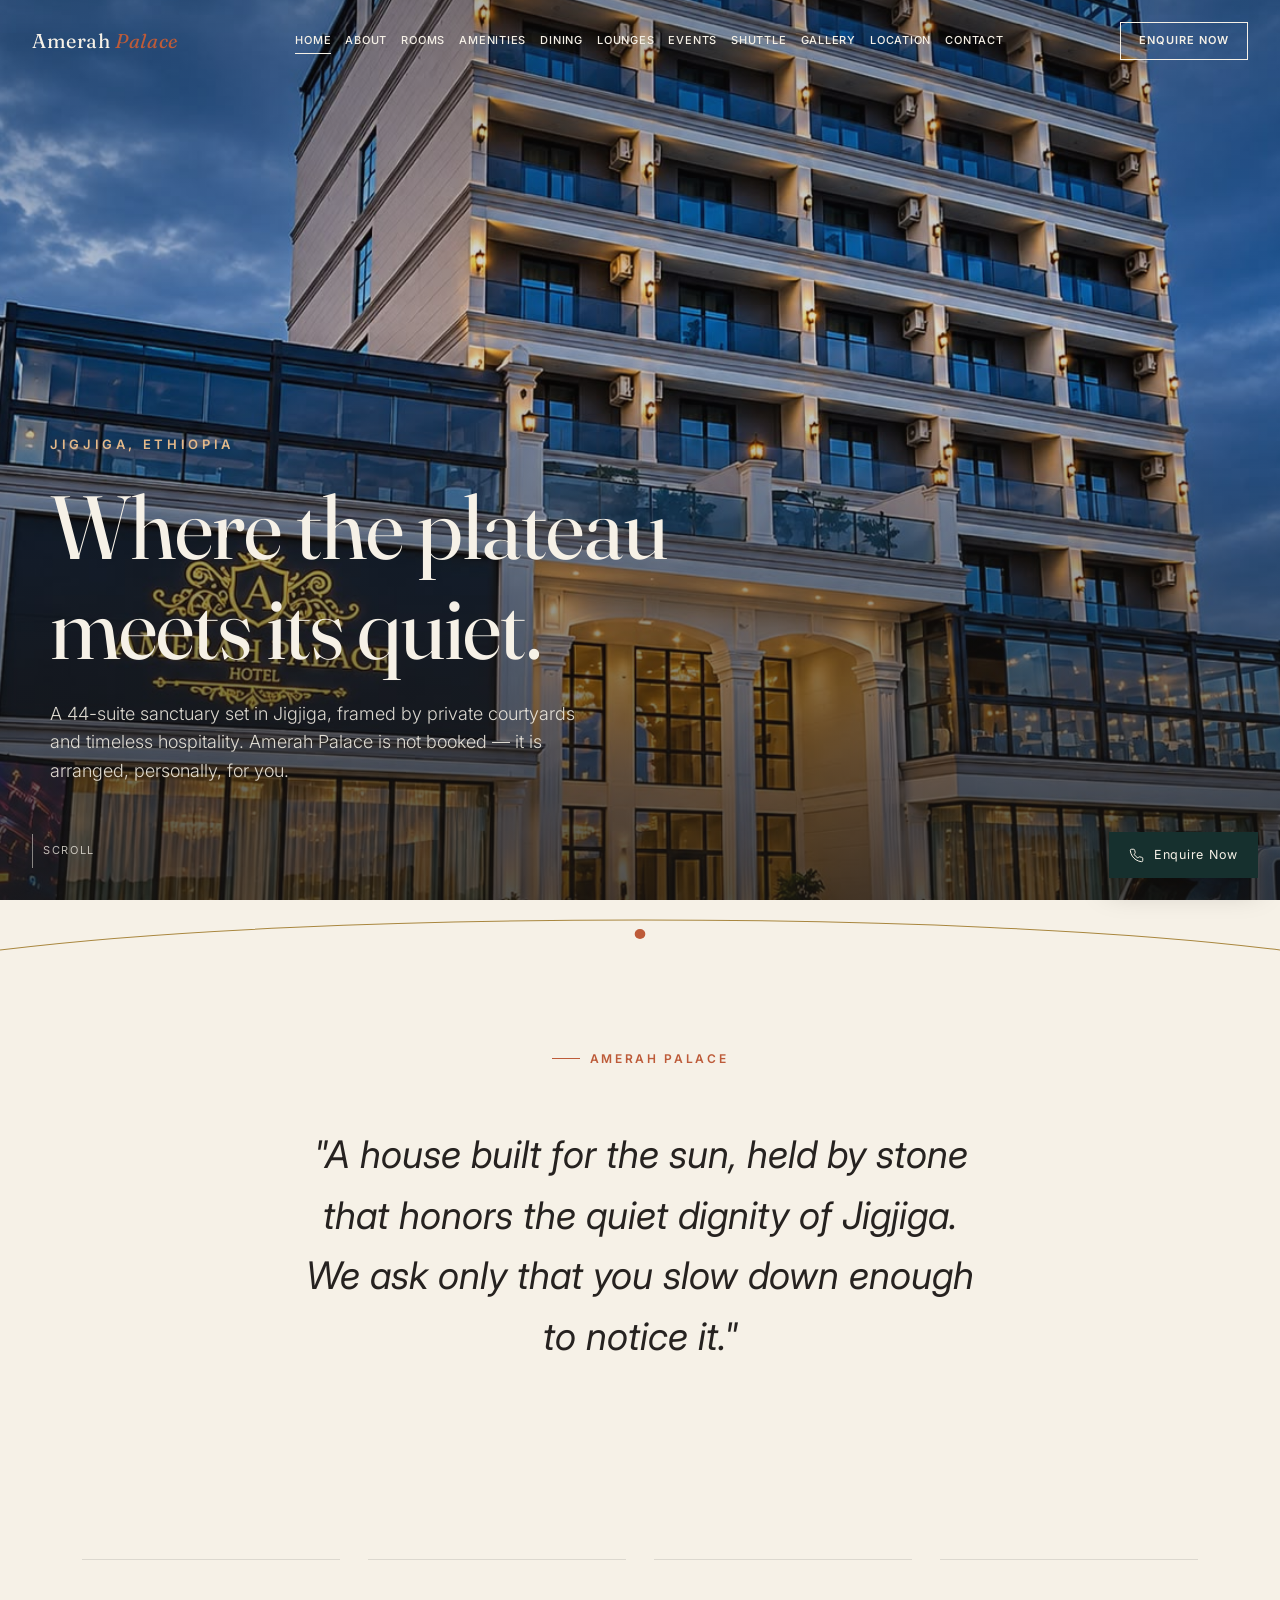
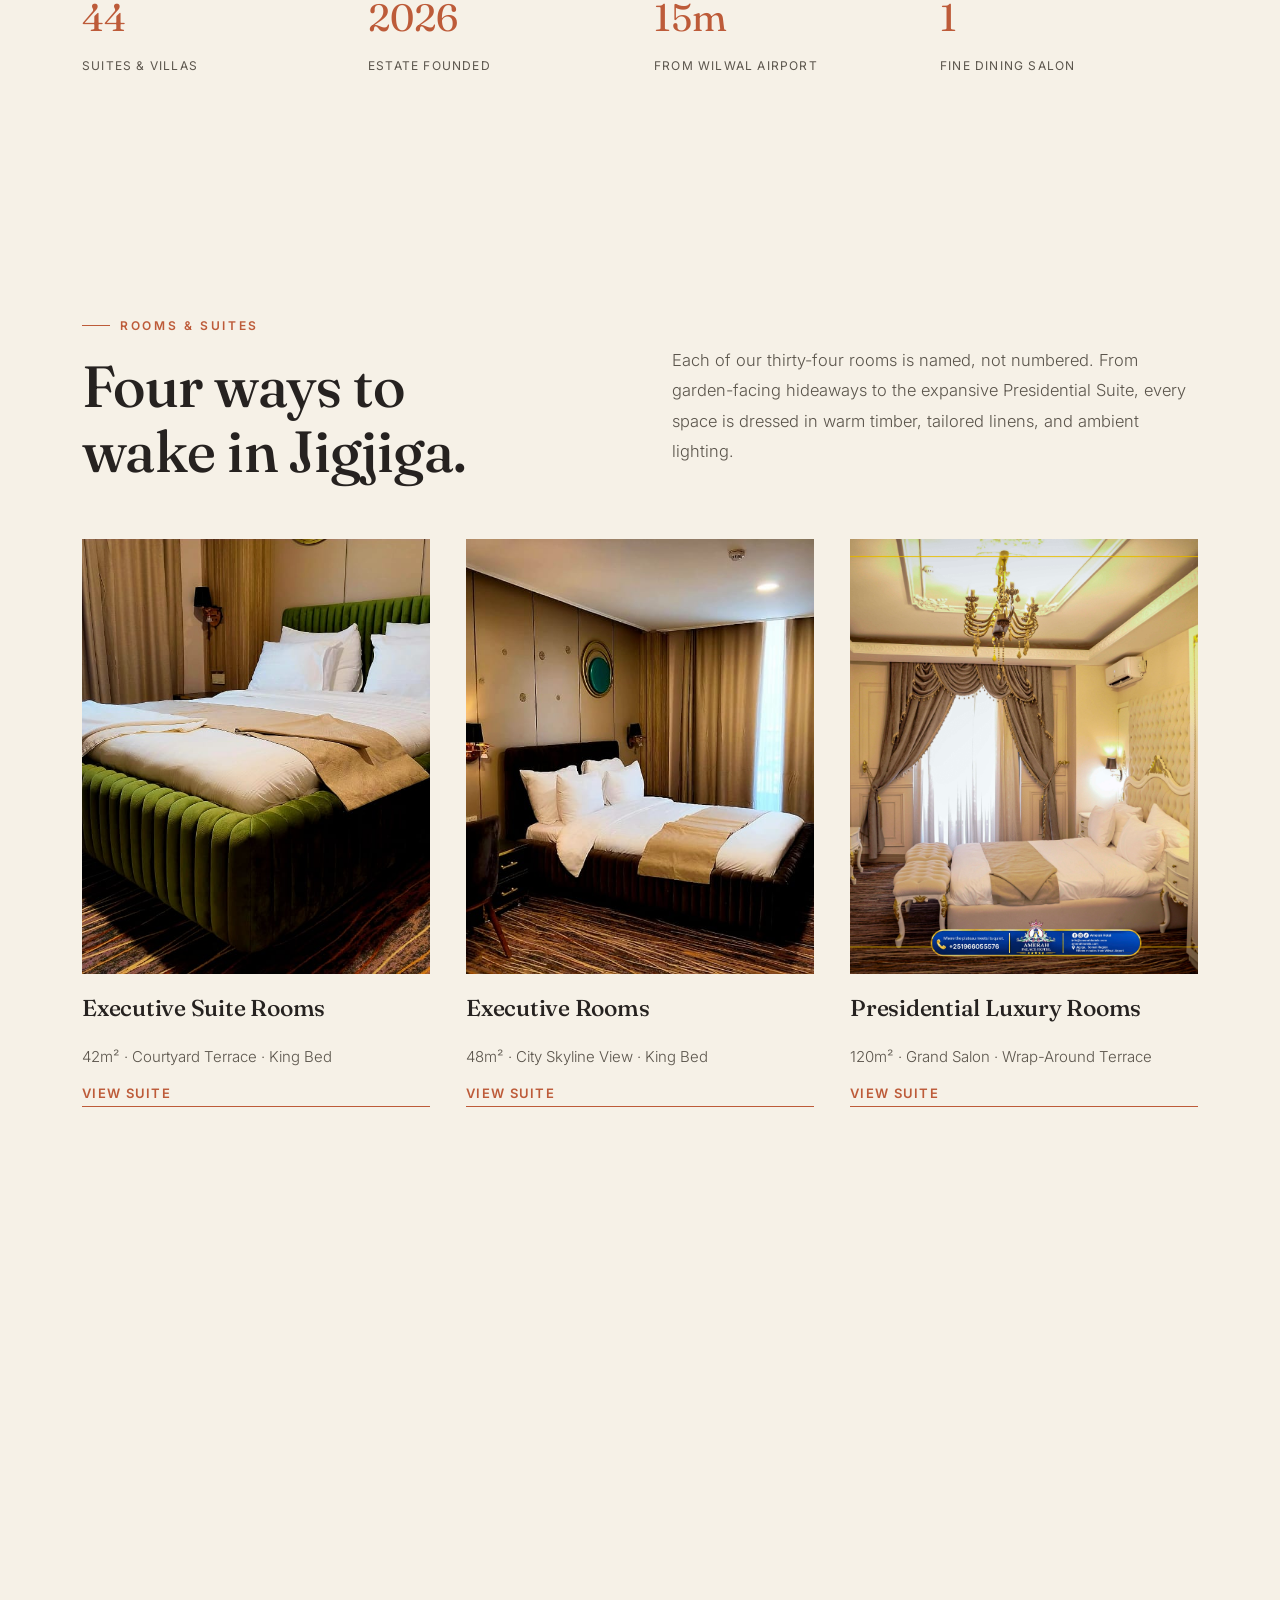
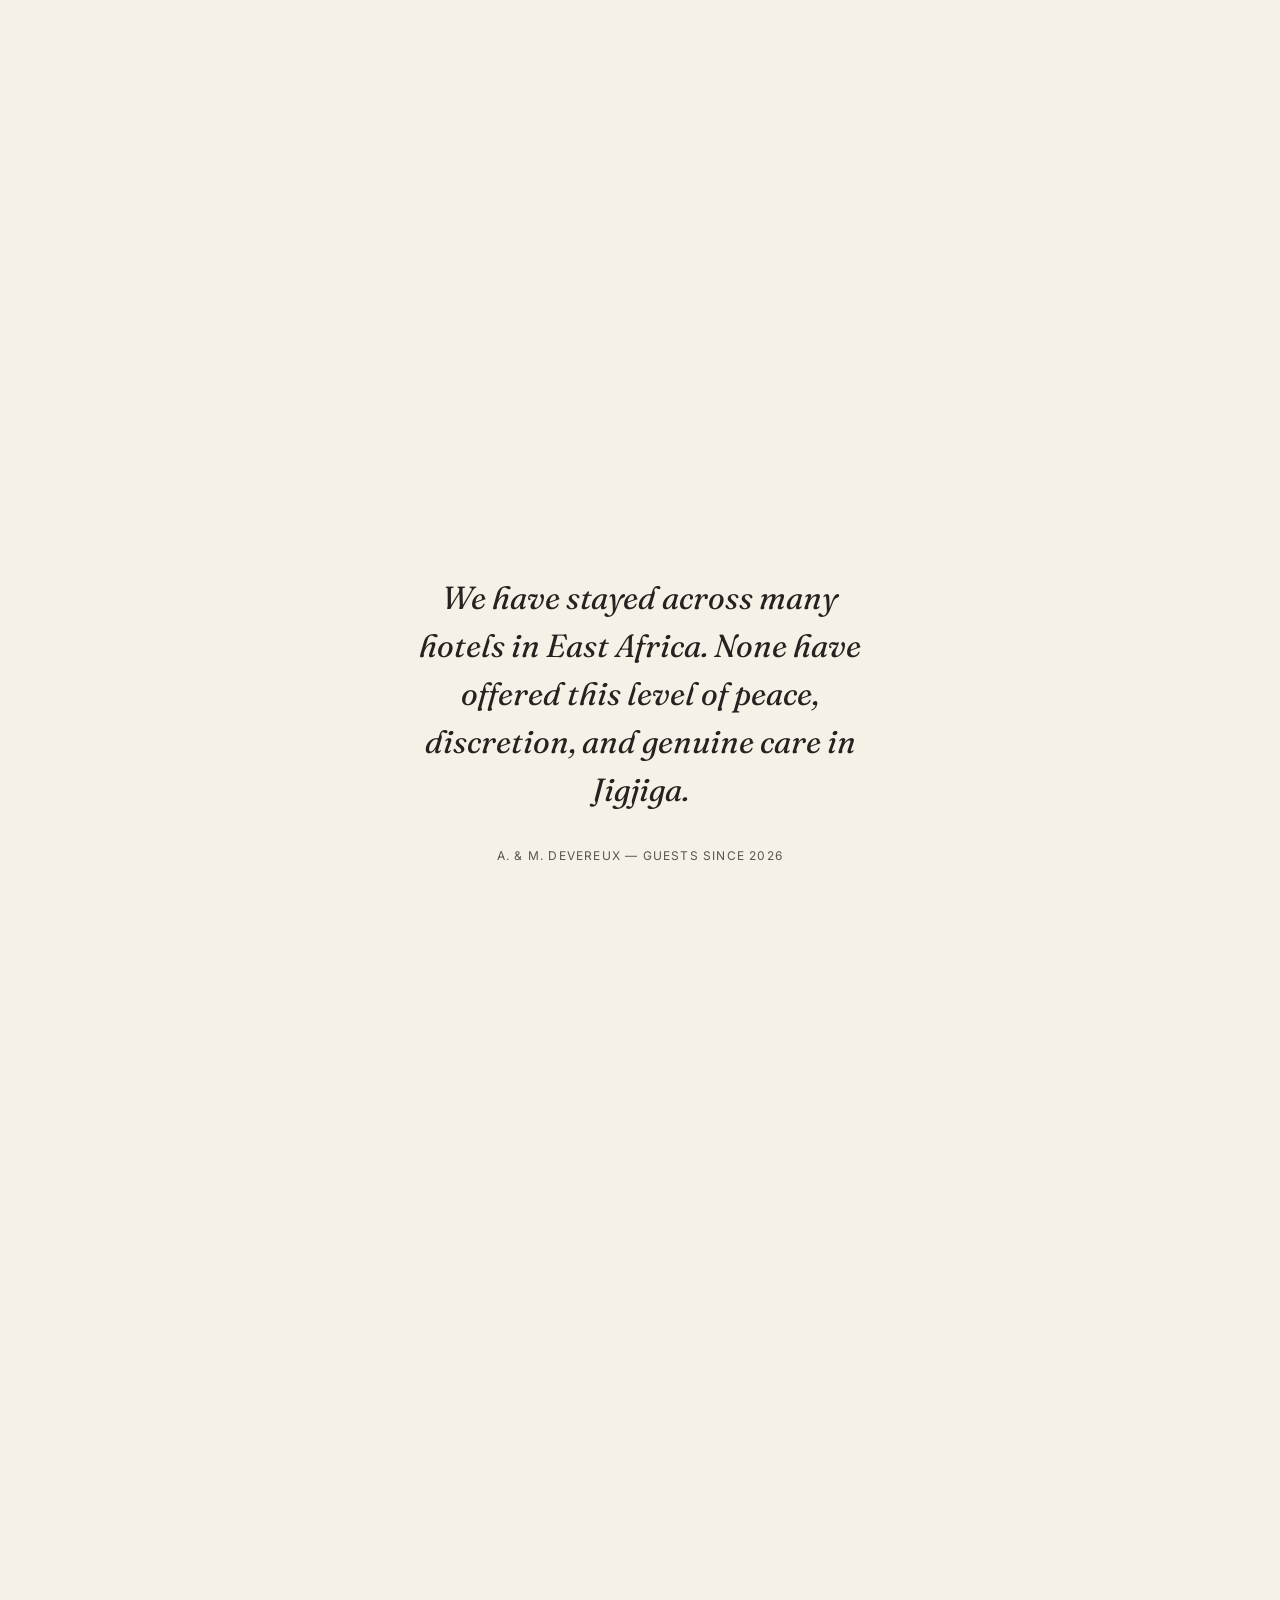
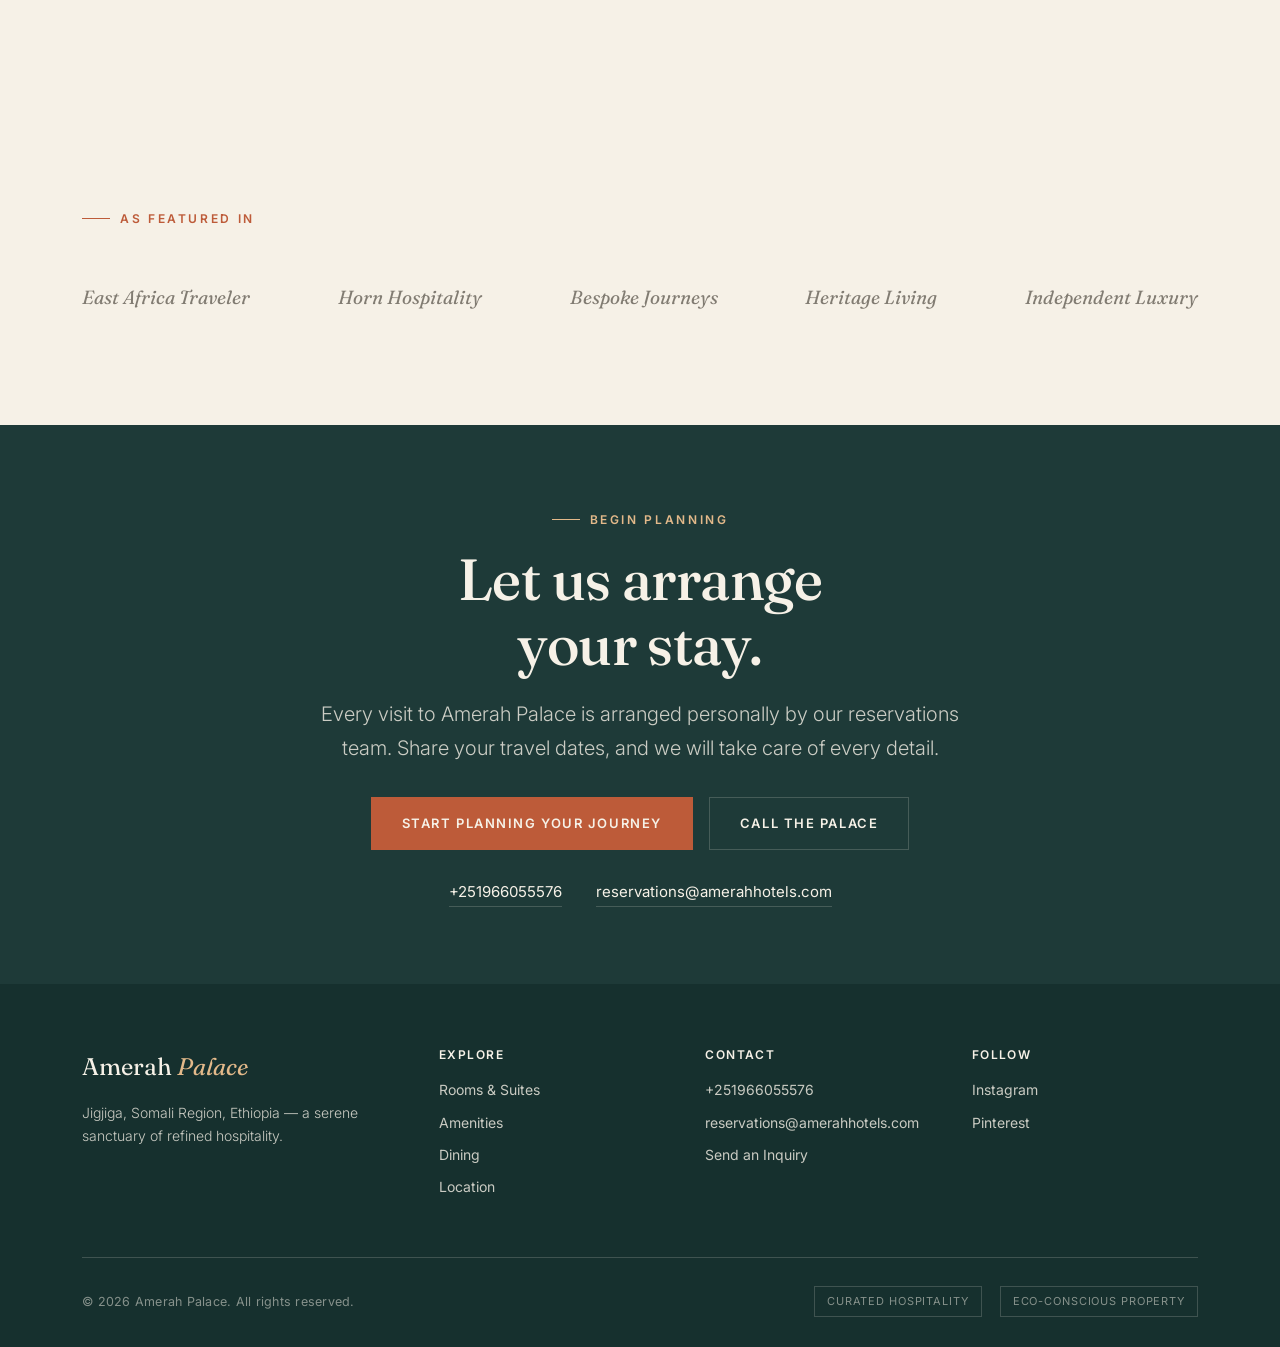
<file: index.html>
<!DOCTYPE html>
<html lang="en">

<head>
  <meta charset="UTF-8">
  <meta name="viewport" content="width=device-width, initial-scale=1.0">
  <title>Amerah Palace — A Luxury Sanctuary in Jigjiga</title>
  <meta name="description"
    content="Amerah Palace is a 44-suite luxury hotel in Jigjiga, Ethiopia, surrounded by serene courtyards and refined architecture. Discover suites, dining, and wellness — and arrange your stay with our concierge team.">
  <link rel="preconnect" href="https://fonts.googleapis.com">
  <link rel="stylesheet" href="css/style.css">
  <!-- Favicon / Browser Tab Icon -->
  <link rel="icon" type="image/jpeg" href="images/amerah_hotel_logo.jpeg">
  <link rel="apple-touch-icon" href="images/amerah_hotel_logo.jpeg">
  <!-- Open Graph / Social Media Sharing Preview -->
  <meta property="og:type" content="website">
  <meta property="og:url" content="https://amerahhotels.com/">
  <meta property="og:title" content="Amerah Palace Hotel — A Luxury Sanctuary in Jigjiga">
  <meta property="og:description"
    content="Discover 34 luxury suites, fine dining, and bespoke hospitality at Amerah Palace in Jigjiga, Ethiopia.">
  <meta property="og:image" content="https://amerahhotels.com/images/amerah_hotel_logo.jpeg">
</head>

<body>

  <!-- ============ HEADER ============ -->
  <header class="site-header">
    <div class="wrap">
      <a href="/" class="logo">Amerah <em>Palace</em></a>
      <nav class="nav-links">
        <a href="/" class="active">Home</a>
        <a href="about">About</a>
        <a href="rooms">Rooms</a>
        <a href="amenities">Amenities</a>
        <a href="dining">Dining</a>
        <a href="lounges">Lounges</a>
        <a href="events">Events</a>
        <a href="shuttle">Shuttle</a>
        <a href="gallery">Gallery</a>
        <a href="location">Location</a>
        <a href="contact">Contact</a>
      </nav>
      <a href="https://www.booking.com/hotel/et/amerah-palace.html?aid=304142&label=gen173nr-10CAsoR0INYW1lcmFoLXBhbGFjZUgzWARoR4gBAZgBM7gBGcgBDNgBA-gBAfgBAYgCAagCAbgC6py-1gbAAgHSAiRkNmNjMjNjMS0wMDY2LTQ1MzQtODYxYi0yOTBkNTdhMjE2ZTnYAgHgAgE&sid=c2cd31d2180ebae00088815648988069&all_sr_blocks=1745633201_445961990_2_1_0&checkin=2026-10-15&checkout=2026-10-17&dist=0&group_adults=2&group_children=0&hapos=1&highlighted_blocks=1745633201_445961990_2_1_0&hpos=1&matching_block_id=1745633201_445961990_2_1_0&no_rooms=2&req_adults=2&req_children=0&room1=A&room2=A&sb_price_type=total&sr_order=distance_from_search&sr_pri_blocks=1745633201_445961990_2_1_0__12000&srepoch=1791987409&srpvid=325007855c52cac39795e6046ac92095&type=total&ucfs=1&"
        class="nav-cta">Enquire Now</a>
      <button class="nav-toggle" aria-label="Open menu">
        <svg viewBox="0 0 24 24" fill="none" stroke="currentColor" stroke-width="1.4">
          <line x1="3" y1="7" x2="21" y2="7" />
          <line x1="3" y1="12" x2="21" y2="12" />
          <line x1="3" y1="17" x2="21" y2="17" />
        </svg>
      </button>
    </div>
  </header>

  <!-- ============ MOBILE NAV DRAWER ============ -->
  <div class="mobile-nav">
    <button class="mobile-nav-close" aria-label="Close menu">
      <svg viewBox="0 0 24 24" fill="none" stroke="currentColor" stroke-width="1.4">
        <line x1="5" y1="5" x2="19" y2="19" />
        <line x1="19" y1="5" x2="5" y2="19" />
      </svg>
    </button>
    <a href="/">Home</a>
    <a href="about">About</a>
    <a href="rooms">Rooms</a>
    <a href="amenities">Amenities</a>
    <a href="dining">Dining</a>
    <a href="lounges">Lounges</a>
    <a href="events">Events</a>
    <a href="shuttle">Shuttle</a>
    <a href="gallery">Gallery</a>
    <a href="location">Location</a>
    <a href="contact">Contact</a>
    <a href="https://www.booking.com/hotel/et/amerah-palace.html" target="_blank" rel="noopener noreferrer"
      style="color:var(--terracotta);">Reservation (Booking.com)</a>
    <div class="mobile-nav-contact">+251966055576 &nbsp;·&nbsp; reservations@amerahhotels.com</div>
  </div>

  <!-- ============ HERO ============ -->
  <section class="hero">
    <div class="hero-bg" style="background-image:url('images/entrance.jpeg');"></div>
    <div class="hero-scrim"></div>
    <div class="hero-content">
      <div class="wrap">
        <div class="hero-kicker">Jigjiga, Ethiopia</div>
        <h1 class="display-1">Where the plateau<br>meets its quiet.</h1>
        <p class="hero-sub">A 44-suite sanctuary set in Jigjiga, framed by private courtyards and timeless hospitality.
          Amerah Palace is not booked — it is arranged, personally, for you.</p>
      </div>
    </div>
    <div class="hero-scroll">
      <div class="line"></div>Scroll
    </div>
  </section>

  <!-- ============ SUNLINE DIVIDER ============ -->
  <div class="sunline-wrap">
    <svg class="sunline" viewBox="0 0 1200 64" preserveAspectRatio="none">
      <path d="M0,50 C300,10 900,10 1200,50" fill="none" stroke-width="1" />
      <circle cx="600" cy="34" r="5" />
    </svg>
  </div>

  <!-- ============ WELCOME / MANIFESTO ============ -->
  <section class="section-sm">
    <div class="wrap center" style="max-width:760px;">
      <div class="eyebrow" style="justify-content:center;">Amerah Palace</div>
      <p class="display-3 italic reveal">"A house built for the sun, held by stone that honors the quiet dignity of
        Jigjiga. We ask only that you slow down enough to notice it."</p>
    </div>
  </section>

  <!-- ============ AT A GLANCE ============ -->
  <section class="section-sm sand">
    <div class="wrap">
      <div class="grid-4">
        <div class="stat reveal">
          <div class="num">44</div>
          <div class="label">Suites &amp; Villas</div>
        </div>
        <div class="stat reveal">
          <div class="num">2026</div>
          <div class="label">Estate Founded</div>
        </div>
        <div class="stat reveal">
          <div class="num">15m</div>
          <div class="label">From Wilwal Airport</div>
        </div>
        <div class="stat reveal">
          <div class="num">1</div>
          <div class="label">Fine Dining Salon</div>
        </div>
      </div>
    </div>
  </section>

  <!-- ============ ROOMS TEASER ============ -->
  <section class="section">
    <div class="wrap">
      <div class="grid-2" style="align-items:flex-end; margin-bottom:56px;">
        <div class="reveal">
          <div class="eyebrow">Rooms &amp; Suites</div>
          <h2 class="display-2">Four ways to<br>wake in Jigjiga.</h2>
        </div>
        <p class="body-text reveal" style="margin-left:auto;">Each of our thirty-four rooms is named, not numbered. From
          garden-facing hideaways to the expansive Presidential Suite, every space is dressed in warm timber, tailored
          linens, and ambient lighting.</p>
      </div>

      <div class="grid-3">
        <div class="feature-card reveal">
          <div class="img-card"><img src="images/suit.jpeg" alt="Garden Suite at Amerah Palace"></div>
          <h3>Executive Suite Rooms</h3>
          <p>42m² · Courtyard Terrace · King Bed</p>
          <a href="executive-suite-rooms" class="btn-ghost">View Suite</a>
        </div>
        <div class="feature-card reveal">
          <div class="img-card"><img src="images/whatsapp1.jpeg" alt="Palace Suite at Amerah Palace"></div>
          <h3>Executive Rooms</h3>
          <p>48m² · City Skyline View · King Bed</p>
          <a href="executive-rooms" class="btn-ghost">View Suite</a>
        </div>
        <div class="feature-card reveal">
          <div class="img-card"><img src="images/DSC07956.jpg.jpeg" alt="Presidential Residence at Amerah Palace"></div>
          <h3>Presidential Luxury Rooms</h3>
          <p>120m² · Grand Salon · Wrap-Around Terrace</p>
          <a href="presidential-luxury-rooms" class="btn-ghost">View Suite</a>
        </div>
        <div class="feature-card reveal">
          <div class="img-card"><img src="images/DSC08064.jpg.jpeg" alt="Presidential Residence at Amerah Palace">
          </div>
          <h3>Standard Rooms</h3>
          <p>42m² · Grand Salon · Wrap-Around Terrace</p>
          <a href="standard-rooms" class="btn-ghost">View Suite</a>
        </div>
      </div>
    </div>
  </section>

  <!-- ============ SIGNATURE EXPERIENCE (ROOFTOP LOUNGE) ============ -->
  <section class="section dark">
    <div class="wrap">
      <div class="grid-2">
        <div class="img-card reveal" style="aspect-ratio:4/5;">
          <img src="images/rooftop.jpeg" alt="Rooftop Sky Lounge at Amerah Palace">
        </div>
        <div class="reveal on-dark">
          <div class="eyebrow on-dark">Signature Experience</div>
          <h2 class="display-2">The rooftop lounge<br>above the city lights.</h2>
          <p class="lede mt-24">Perched on the highest floor beneath starry highland skies, our open-air terrace
            features ambient fire pits, plush seating, and an expansive panoramic view over Jigjiga.</p>
          <a href="lounges" class="btn-outline on-dark mt-32">Discover The Lounge</a>
        </div>
      </div>
    </div>
  </section>

  <!-- ============ DINING TEASER ============ -->
  <section class="section">
    <div class="wrap">
      <div class="grid-2">
        <div class="reveal">
          <div class="eyebrow">Dining &amp; Gastronomy</div>
          <h2 class="display-2">A table set by<br>heritage.</h2>
          <p class="body-text mt-24">Executive chefs celebrate rich regional spices, slow embers, and fresh highland
            harvest. An authentic culinary journey served across our grand dining hall and private salons.</p>
          <a href="dining" class="btn-ghost mt-32">Explore Dining</a>
        </div>
        <div class="img-card reveal" style="aspect-ratio:4/5;">
          <img src="images/dinning.jpeg" alt="Fine dining dish at Amerah restaurant">
        </div>
      </div>
    </div>
  </section>

  <!-- ============ TESTIMONIAL ============ -->
  <section class="section-sm sand">
    <div class="wrap center" style="max-width:820px;">
      <p class="pull-quote center">We have stayed across many hotels in East Africa. None have offered this level of
        peace, discretion, and genuine care in Jigjiga.</p>
      <div class="pull-quote-attr">A. &amp; M. Devereux — Guests since 2026</div>
    </div>
  </section>

  <!-- ============ LOCATION SNAPSHOT ============ -->
  <section class="section">
    <div class="wrap">
      <div class="grid-2">
        <div class="img-card reveal" style="aspect-ratio:1/1;">
          <img src="images/hotel-entrance-front.jpg" alt="Grand Entrance of Amerah Palace in Jigjiga">
        </div>
        <div class="reveal">
          <div class="eyebrow">Setting</div>
          <h2 class="display-2">Fifteen minutes<br>from Wilwal Airport.</h2>
          <p class="body-text mt-24">Positioned on a peaceful boulevard in Jigjiga, Amerah Palace is ideally situated to
            connect you to regional commerce and historic landmarks, while offering quiet security and privacy.</p>
          <a href="location" class="btn-ghost mt-32">Explore the Region</a>
        </div>
      </div>
    </div>
  </section>

  <!-- ============ PRESS STRIP ============ -->
  <section class="section-sm">
    <div class="wrap">
      <div class="eyebrow center" style="justify-content:center;">As Featured In</div>
      <div class="press-strip">
        <span>East Africa Traveler</span>
        <span>Horn Hospitality</span>
        <span>Bespoke Journeys</span>
        <span>Heritage Living</span>
        <span>Independent Luxury</span>
      </div>
    </div>
  </section>

  <!-- ============ CTA BAND ============ -->
  <section class="cta-band">
    <div class="wrap">
      <div class="eyebrow on-dark" style="justify-content:center;">Begin Planning</div>
      <h2 class="display-2">Let us arrange<br>your stay.</h2>
      <p class="lede center" style="color:rgba(246,241,231,0.8); margin:0 auto;">Every visit to Amerah Palace is
        arranged personally by our reservations team. Share your travel dates, and we will take care of every detail.
      </p>
      <div class="cta-buttons">
        <a href="contact" class="btn btn-primary">Start Planning Your Journey</a>
        <a href="tel:+251966055576 " class="btn-outline on-dark btn">Call the Palace</a>
      </div>
      <div class="contact-line">
        <a href="tel:+251966055576 ">+251966055576 </a>
        <a href="mailto:reservations@amerahhotels.com">reservations@amerahhotels.com</a>
      </div>
    </div>
  </section>

  <!-- ============ FOOTER ============ -->
  <footer class="site-footer">
    <div class="wrap">
      <div class="footer-top">
        <div>
          <div class="footer-logo">Amerah <em>Palace</em></div>
          <p style="font-size:14px; max-width:32ch; font-weight:300;">Jigjiga, Somali Region, Ethiopia — a
            serene sanctuary of refined hospitality.</p>
        </div>
        <div>
          <h4>Explore</h4>
          <ul>
            <li><a href="rooms">Rooms &amp; Suites</a></li>
            <li><a href="amenities">Amenities</a></li>
            <li><a href="dining">Dining</a></li>
            <li><a href="location">Location</a></li>
          </ul>
        </div>
        <div>
          <h4>Contact</h4>
          <ul>
            <li><a href="tel:++251966055576 ">+251966055576 </a></li>
            <li><a href="mailto:reservations@amerahhotels.com">reservations@amerahhotels.com</a></li>
            <li><a href="contact">Send an Inquiry</a></li>
          </ul>
        </div>
        <div>
          <h4>Follow</h4>
          <ul>
            <li><a href="#">Instagram</a></li>
            <li><a href="#">Pinterest</a></li>
          </ul>
        </div>
      </div>
      <div class="footer-bottom">
        <span>© 2026 Amerah Palace. All rights reserved.</span>
        <div class="footer-badges">
          <span>Curated Hospitality</span>
          <span>Eco-Conscious Property</span>
        </div>
      </div>
    </div>
  </footer>

  <!-- ============ STICKY CONTACT ============ -->
  <a href="https://www.booking.com/hotel/et/amerah-palace.html" class="sticky-contact">
    <svg viewBox="0 0 24 24" fill="none" stroke="currentColor" stroke-width="1.6">
      <path
        d="M22 16.92v3a2 2 0 0 1-2.18 2 19.79 19.79 0 0 1-8.63-3.07 19.5 19.5 0 0 1-6-6 19.79 19.79 0 0 1-3.07-8.67A2 2 0 0 1 4.11 2h3a2 2 0 0 1 2 1.72c.127.96.361 1.903.7 2.81a2 2 0 0 1-.45 2.11L8.09 9.91a16 16 0 0 0 6 6l1.27-1.27a2 2 0 0 1 2.11-.45c.907.339 1.85.573 2.81.7A2 2 0 0 1 22 16.92z" />
    </svg>
    <span class="full">Enquire Now</span>
  </a>

  <script src="js/main.js"></script>
</body>

</html>
</file>
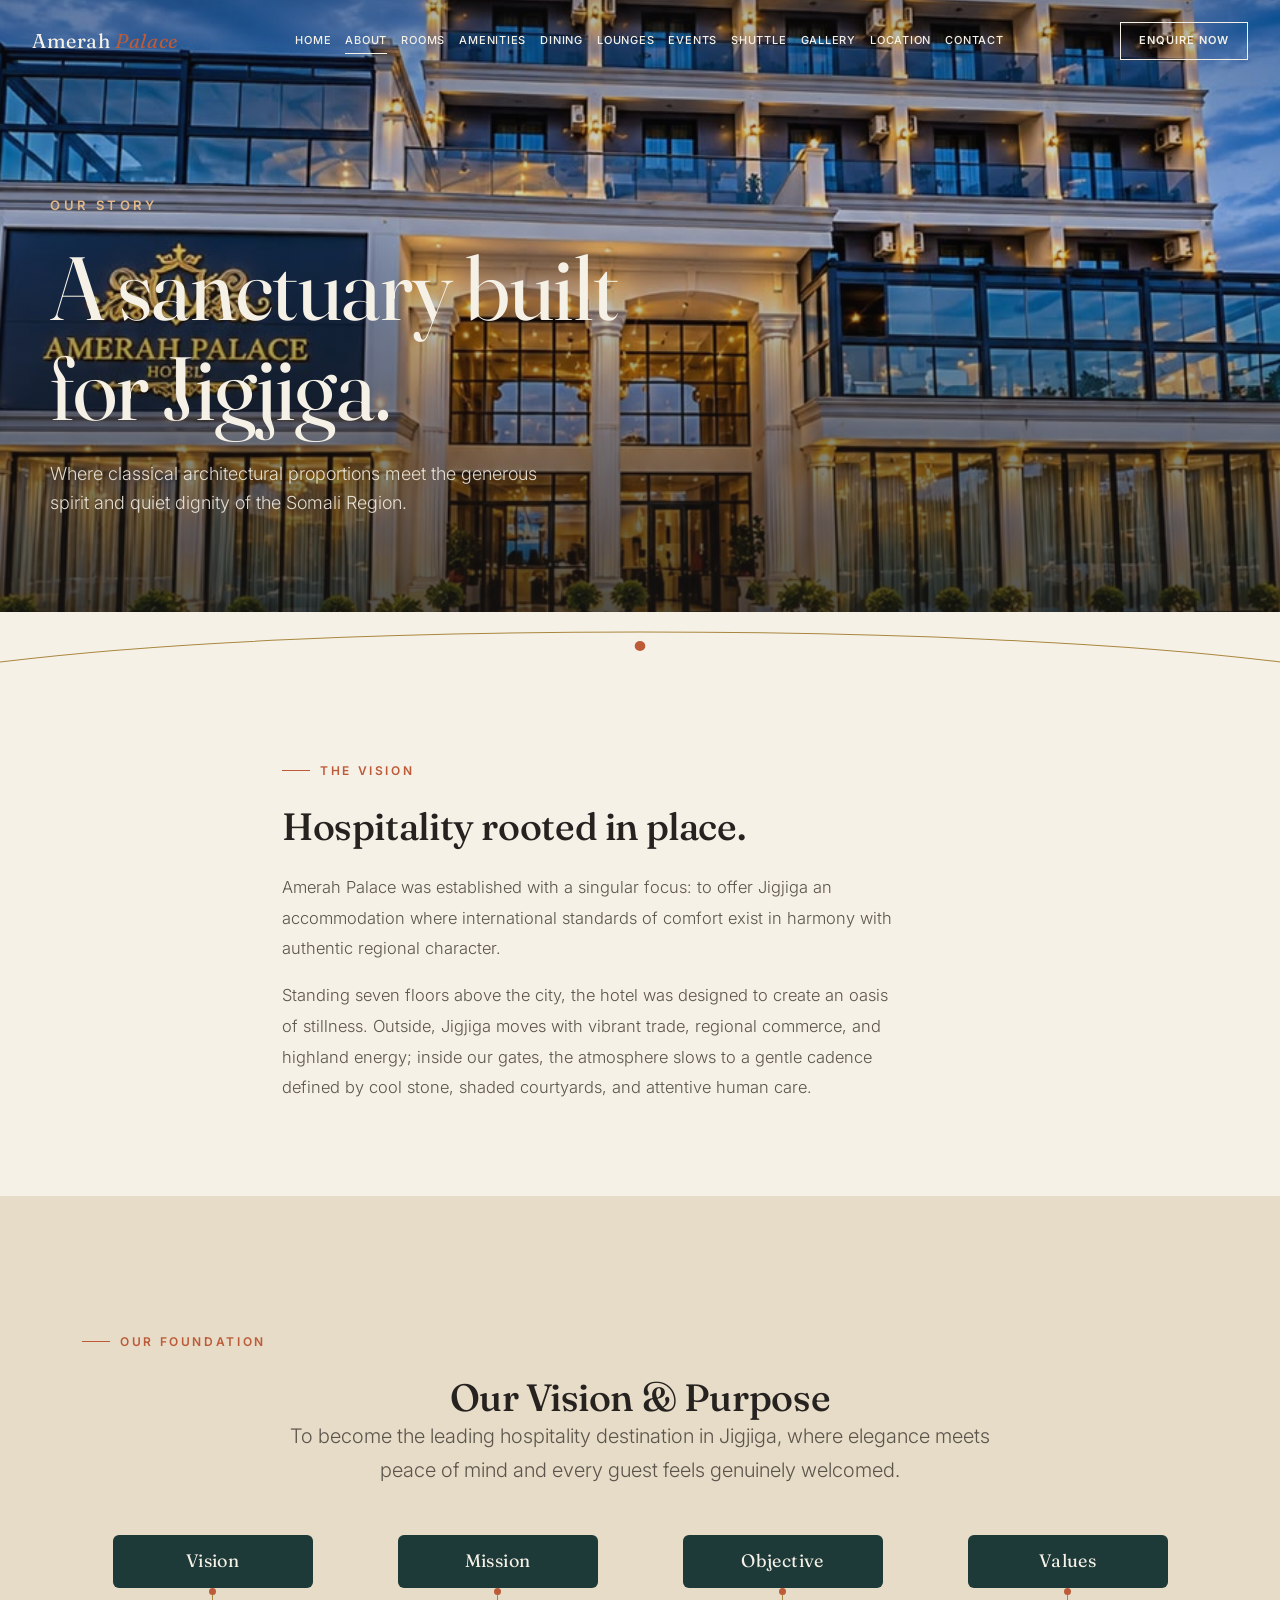
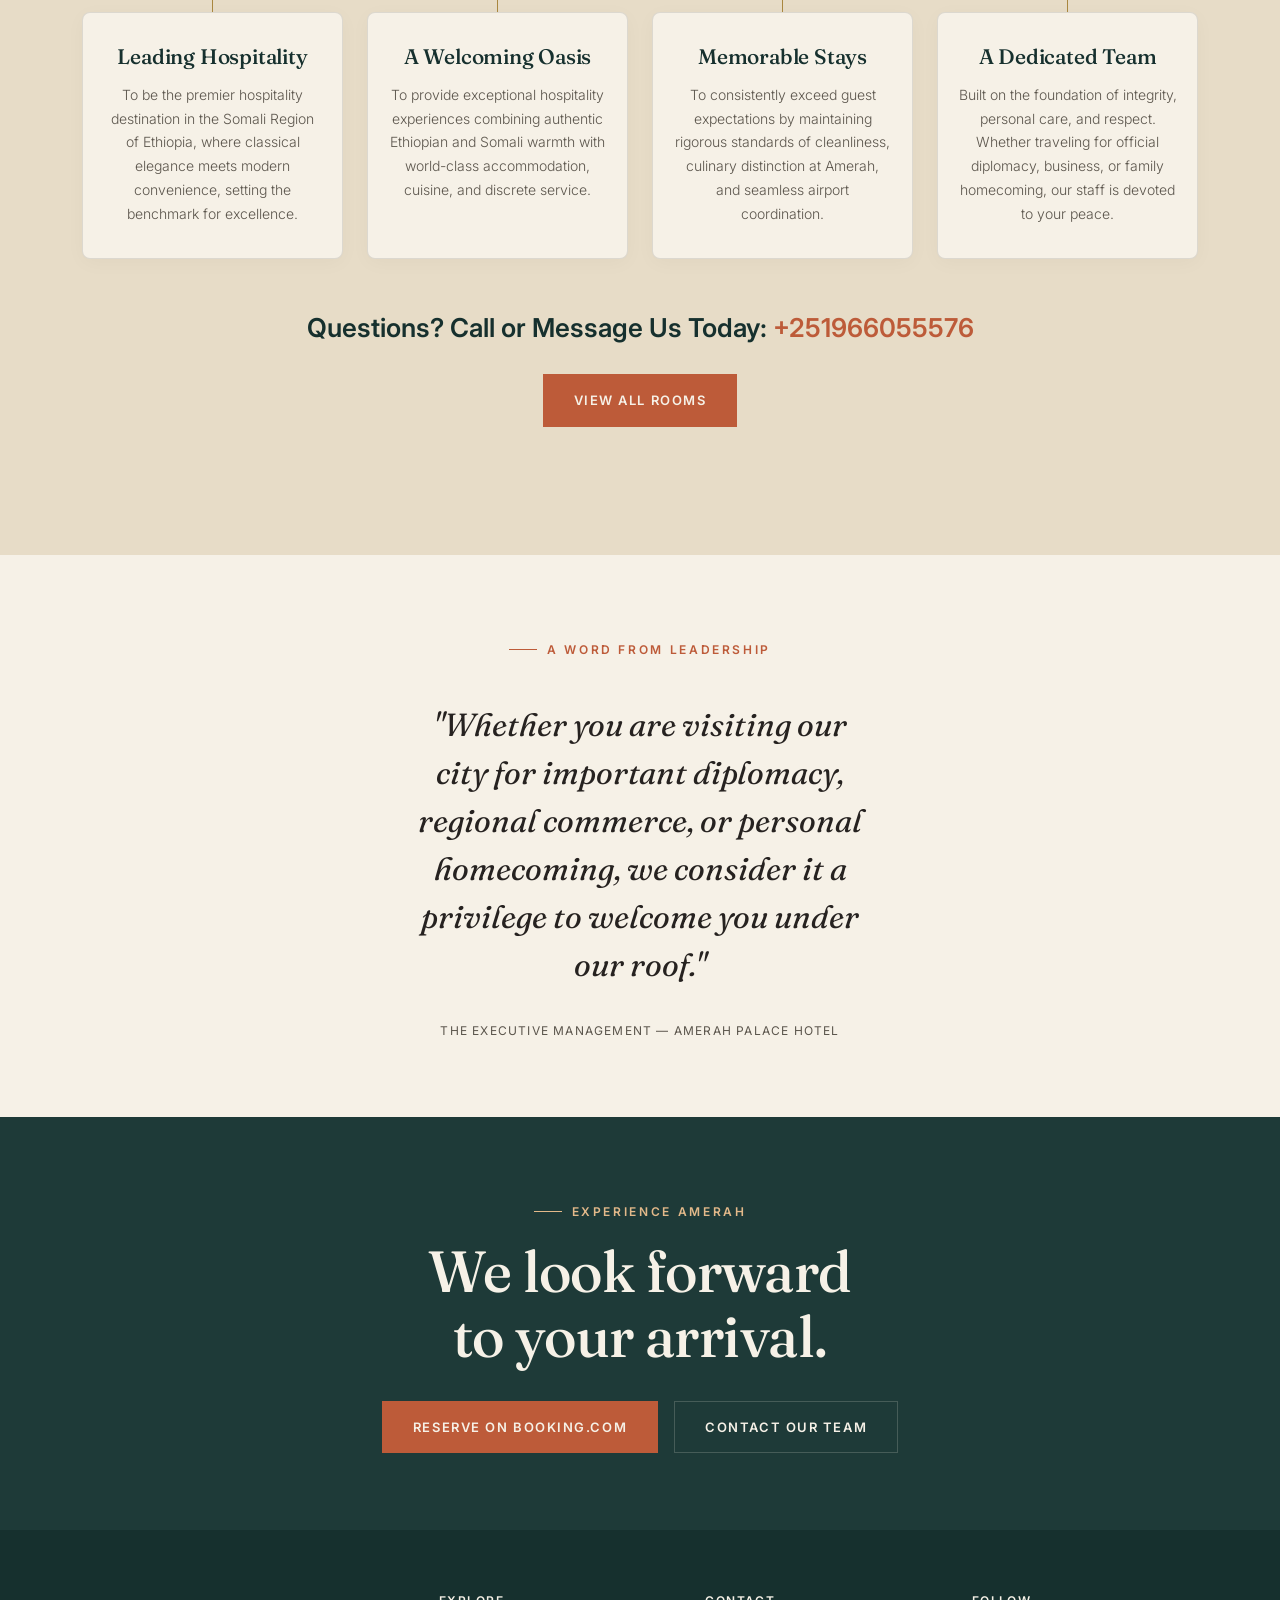
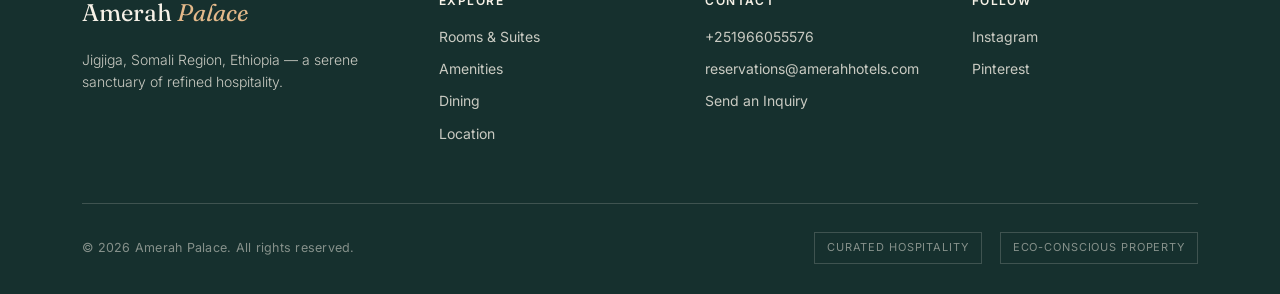
<file: about.html>
<!DOCTYPE html>
<html lang="en">

<head>
  <meta charset="UTF-8">
  <meta name="viewport" content="width=device-width, initial-scale=1.0">
  <title>About — Amerah Palace Hotel</title>
  <meta name="description"
    content="Discover the vision, mission, and hospitality philosophy of Amerah Palace Hotel in Jigjiga, Ethiopia. Timeless architecture and generous Somali care.">
  <link rel="preconnect" href="https://fonts.googleapis.com">
  <link rel="stylesheet" href="css/style.css">
  <!-- Favicon -->
  <link rel="icon" type="image/jpeg" href="images/amerah_hotel_logo.jpeg">
  <link rel="apple-touch-icon" href="images/amerah_hotel_logo.jpeg">

  <style>
    /* 4-Pillars Vision & Mission Layout */
    .pillar-grid {
      display: grid;
      grid-template-columns: repeat(4, 1fr);
      gap: 24px;
      margin-top: 48px;
    }

    .pillar-card {
      display: flex;
      flex-direction: column;
      align-items: center;
      text-align: center;
    }

    .pillar-badge {
      background: var(--teal);
      color: var(--ivory);
      font-family: var(--f-display);
      font-size: 18px;
      padding: 12px 24px;
      border-radius: 6px;
      width: 100%;
      max-width: 200px;
      letter-spacing: 0.02em;
    }

    .pillar-connector {
      width: 1px;
      height: 24px;
      background: var(--brass);
      position: relative;
    }

    .pillar-connector::before {
      content: '';
      position: absolute;
      top: 0;
      left: -3px;
      width: 7px;
      height: 7px;
      border-radius: 50%;
      background: var(--terracotta);
    }

    .pillar-body {
      background: var(--ivory);
      border: 1px solid var(--line);
      border-radius: 8px;
      padding: 32px 20px;
      width: 100%;
      flex-grow: 1;
      box-shadow: 0 4px 20px rgba(0, 0, 0, 0.03);
      display: flex;
      flex-direction: column;
    }

    .pillar-body h3 {
      font-size: 21px;
      margin-bottom: 14px;
      color: var(--teal-deep);
    }

    .pillar-body p {
      font-size: 14px;
      color: var(--ink-soft);
      line-height: 1.7;
      margin: 0;
      font-weight: 300;
    }

    @media (max-width: 992px) {
      .pillar-grid {
        grid-template-columns: 1fr 1fr;
        gap: 32px 20px;
      }
    }

    @media (max-width: 580px) {
      .pillar-grid {
        grid-template-columns: 1fr;
      }
    }
  </style>
</head>

<body>

  <!-- ============ MASTER UNIFIED HEADER ============ -->
  <header class="site-header">
    <div class="wrap">
      <a href="/" class="logo">Amerah <em>Palace</em></a>
      <nav class="nav-links">
        <a href="/">Home</a>
        <a href="about" class="active">About</a>
        <a href="rooms">Rooms</a>
        <a href="amenities">Amenities</a>
        <a href="dining">Dining</a>
        <a href="lounges">Lounges</a>
        <a href="events">Events</a>
        <a href="shuttle">Shuttle</a>
        <a href="gallery">Gallery</a>
        <a href="location">Location</a>
        <a href="contact">Contact</a>
      </nav>
      <a href="https://www.booking.com/hotel/et/amerah-palace.html?aid=304142&label=gen173nr-10CAsoR0INYW1lcmFoLXBhbGFjZUgzWARoR4gBAZgBM7gBGcgBDNgBA-gBAfgBAYgCAagCAbgC6py-1gbAAgHSAiRkNmNjMjNjMS0wMDY2LTQ1MzQtODYxYi0yOTBkNTdhMjE2ZTnYAgHgAgE&sid=c2cd31d2180ebae00088815648988069&all_sr_blocks=1745633201_445961990_2_1_0&checkin=2026-10-15&checkout=2026-10-17&dist=0&group_adults=2&group_children=0&hapos=1&highlighted_blocks=1745633201_445961990_2_1_0&hpos=1&matching_block_id=1745633201_445961990_2_1_0&no_rooms=2&req_adults=2&req_children=0&room1=A&room2=A&sb_price_type=total&sr_order=distance_from_search&sr_pri_blocks=1745633201_445961990_2_1_0__12000&srepoch=1791987409&srpvid=325007855c52cac39795e6046ac92095&type=total&ucfs=1&"
        class="nav-cta">Enquire Now</a>
      <button class="nav-toggle" aria-label="Open menu">
        <svg viewBox="0 0 24 24" fill="none" stroke="currentColor" stroke-width="1.4">
          <line x1="3" y1="7" x2="21" y2="7" />
          <line x1="3" y1="12" x2="21" y2="12" />
          <line x1="3" y1="17" x2="21" y2="17" />
        </svg>
      </button>
    </div>
  </header>

  <!-- ============ MOBILE NAV DRAWER ============ -->
  <div class="mobile-nav">
    <button class="mobile-nav-close" aria-label="Close menu">
      <svg viewBox="0 0 24 24" fill="none" stroke="currentColor" stroke-width="1.4">
        <line x1="5" y1="5" x2="19" y2="19" />
        <line x1="19" y1="5" x2="5" y2="19" />
      </svg>
    </button>
    <a href="/">Home</a>
    <a href="about">About</a>
    <a href="rooms">Rooms</a>
    <a href="amenities">Amenities</a>
    <a href="dining">Dining</a>
    <a href="lounges">Lounges</a>
    <a href="events">Events</a>
    <a href="shuttle">Shuttle</a>
    <a href="gallery">Gallery</a>
    <a href="location">Location</a>
    <a href="contact">Contact</a>
    <a href="https://www.booking.com/hotel/et/amerah-palace.html" target="_blank" rel="noopener noreferrer"
      style="color:var(--terracotta);">Reservation (Booking.com)</a>
    <div class="mobile-nav-contact">+251966055576 &nbsp;·&nbsp; reservations@amerahhotels.com</div>
  </div>

  <!-- ============ HERO ============ -->
  <section class="page-hero">
    <div class="hero-bg" style="background-image:url('images/about.jpeg');"></div>
    <div class="hero-scrim"></div>
    <div class="hero-content">
      <div class="wrap">
        <div class="hero-kicker">Our Story</div>
        <h1 class="display-1">A sanctuary built<br>for Jigjiga.</h1>
        <p class="hero-sub">Where classical architectural proportions meet the generous spirit and quiet dignity of the
          Somali Region.</p>
      </div>
    </div>
  </section>

  <div class="sunline-wrap">
    <svg class="sunline" viewBox="0 0 1200 64" preserveAspectRatio="none">
      <path d="M0,50 C300,10 900,10 1200,50" fill="none" stroke-width="1" />
      <circle cx="600" cy="34" r="5" />
    </svg>
  </div>

  <!-- ============ EDITORIAL MANIFESTO ============ -->
  <section class="section-sm">
    <div class="wrap" style="max-width:780px;">
      <div class="eyebrow">The Vision</div>
      <h2 class="display-3 mt-8">Hospitality rooted in place.</h2>
      <p class="body-text mt-24">Amerah Palace was established with a singular focus: to offer Jigjiga an accommodation
        where international standards of comfort exist in harmony with authentic regional character.</p>
      <p class="body-text mt-16">Standing seven floors above the city, the hotel was designed to create an oasis of
        stillness. Outside, Jigjiga moves with vibrant trade, regional commerce, and highland energy; inside our gates,
        the atmosphere slows to a gentle cadence defined by cool stone, shaded courtyards, and attentive human care.</p>
    </div>
  </section>

  <!-- ============ 4 PILLARS (VISION, MISSION, OBJECTIVE, VALUES) ============ -->
  <section class="section sand">
    <div class="wrap">
      <div class="eyebrow center" style="justify-content:center;">Our Foundation</div>
      <h2 class="display-3 center mt-8">Our Vision &amp; Purpose</h2>
      <p class="lede center mt-16" style="margin:0 auto; max-width:62ch;">To become the leading hospitality destination
        in Jigjiga, where elegance meets peace of mind and every guest feels genuinely welcomed.</p>

      <div class="pillar-grid">

        <!-- 1. Vision -->
        <div class="pillar-card reveal">
          <div class="pillar-badge">Vision</div>
          <div class="pillar-connector"></div>
          <div class="pillar-body">
            <h3>Leading Hospitality</h3>
            <p>To be the premier hospitality destination in the Somali Region of Ethiopia, where classical elegance
              meets modern convenience, setting the benchmark for excellence.</p>
          </div>
        </div>

        <!-- 2. Mission -->
        <div class="pillar-card reveal">
          <div class="pillar-badge">Mission</div>
          <div class="pillar-connector"></div>
          <div class="pillar-body">
            <h3>A Welcoming Oasis</h3>
            <p>To provide exceptional hospitality experiences combining authentic Ethiopian and Somali warmth with
              world-class accommodation, cuisine, and discrete service.</p>
          </div>
        </div>

        <!-- 3. Objective -->
        <div class="pillar-card reveal">
          <div class="pillar-badge">Objective</div>
          <div class="pillar-connector"></div>
          <div class="pillar-body">
            <h3>Memorable Stays</h3>
            <p>To consistently exceed guest expectations by maintaining rigorous standards of cleanliness, culinary
              distinction at Amerah, and seamless airport coordination.</p>
          </div>
        </div>

        <!-- 4. Values / Team -->
        <div class="pillar-card reveal">
          <div class="pillar-badge">Values</div>
          <div class="pillar-connector"></div>
          <div class="pillar-body">
            <h3>A Dedicated Team</h3>
            <p>Built on the foundation of integrity, personal care, and respect. Whether traveling for official
              diplomacy, business, or family homecoming, our staff is devoted to your peace.</p>
          </div>
        </div>

      </div>

      <!-- Direct Assistance Line -->
      <div class="center mt-48">
        <p class="display-4" style="color:var(--teal-deep); font-weight:600;">Questions? Call or Message Us Today: <a
            href="tel:+251966055576 " style="color:var(--terracotta);">+251966055576 </a></p>
        <div class="mt-24">
          <a href="rooms" class="btn btn-primary">View All Rooms</a>
        </div>
      </div>

    </div>
  </section>

  <!-- ============ HOST WELCOME LETTER ============ -->
  <section class="section-sm">
    <div class="wrap" style="max-width:720px; text-align:center;">
      <div class="eyebrow center" style="justify-content:center;">A Word From Leadership</div>
      <p class="pull-quote center mt-24">"Whether you are visiting our city for important diplomacy, regional commerce,
        or personal homecoming, we consider it a privilege to welcome you under our roof."</p>
      <div class="pull-quote-attr mt-24">The Executive Management — Amerah Palace Hotel</div>
    </div>
  </section>

  <!-- ============ CTA BAND ============ -->
  <section class="cta-band">
    <div class="wrap">
      <div class="eyebrow on-dark" style="justify-content:center;">Experience Amerah</div>
      <h2 class="display-2">We look forward<br>to your arrival.</h2>
      <div class="cta-buttons">
        <a href="https://www.booking.com/hotel/et/amerah-palace.html" target="_blank" rel="noopener noreferrer"
          class="btn btn-primary">Reserve on
          Booking.com</a>
        <a href="contact" class="btn-outline on-dark btn">Contact Our Team</a>
      </div>
    </div>
  </section>

  <footer class="site-footer">
    <div class="wrap">
      <div class="footer-top">
        <div>
          <div class="footer-logo">Amerah <em>Palace</em></div>
          <p style="font-size:14px; max-width:32ch; font-weight:300;">Jigjiga, Somali Region, Ethiopia — a
            serene sanctuary of refined hospitality.</p>
        </div>
        <div>
          <h4>Explore</h4>
          <ul>
            <li><a href="rooms">Rooms &amp; Suites</a></li>
            <li><a href="amenities">Amenities</a></li>
            <li><a href="dining">Dining</a></li>
            <li><a href="location">Location</a></li>
          </ul>
        </div>
        <div>
          <h4>Contact</h4>
          <ul>
            <li><a href="tel:++251966055576 ">+251966055576 </a></li>
            <li><a href="mailto:reservations@amerahhotels.com">reservations@amerahhotels.com</a></li>
            <li><a href="contact">Send an Inquiry</a></li>
          </ul>
        </div>
        <div>
          <h4>Follow</h4>
          <ul>
            <li><a href="#">Instagram</a></li>
            <li><a href="#">Pinterest</a></li>
          </ul>
        </div>
      </div>
      <div class="footer-bottom">
        <span>© 2026 Amerah Palace. All rights reserved.</span>
        <div class="footer-badges">
          <span>Curated Hospitality</span>
          <span>Eco-Conscious Property</span>
        </div>
      </div>
    </div>
  </footer>

  <script src="js/main.js"></script>
</body>

</html>
</file>
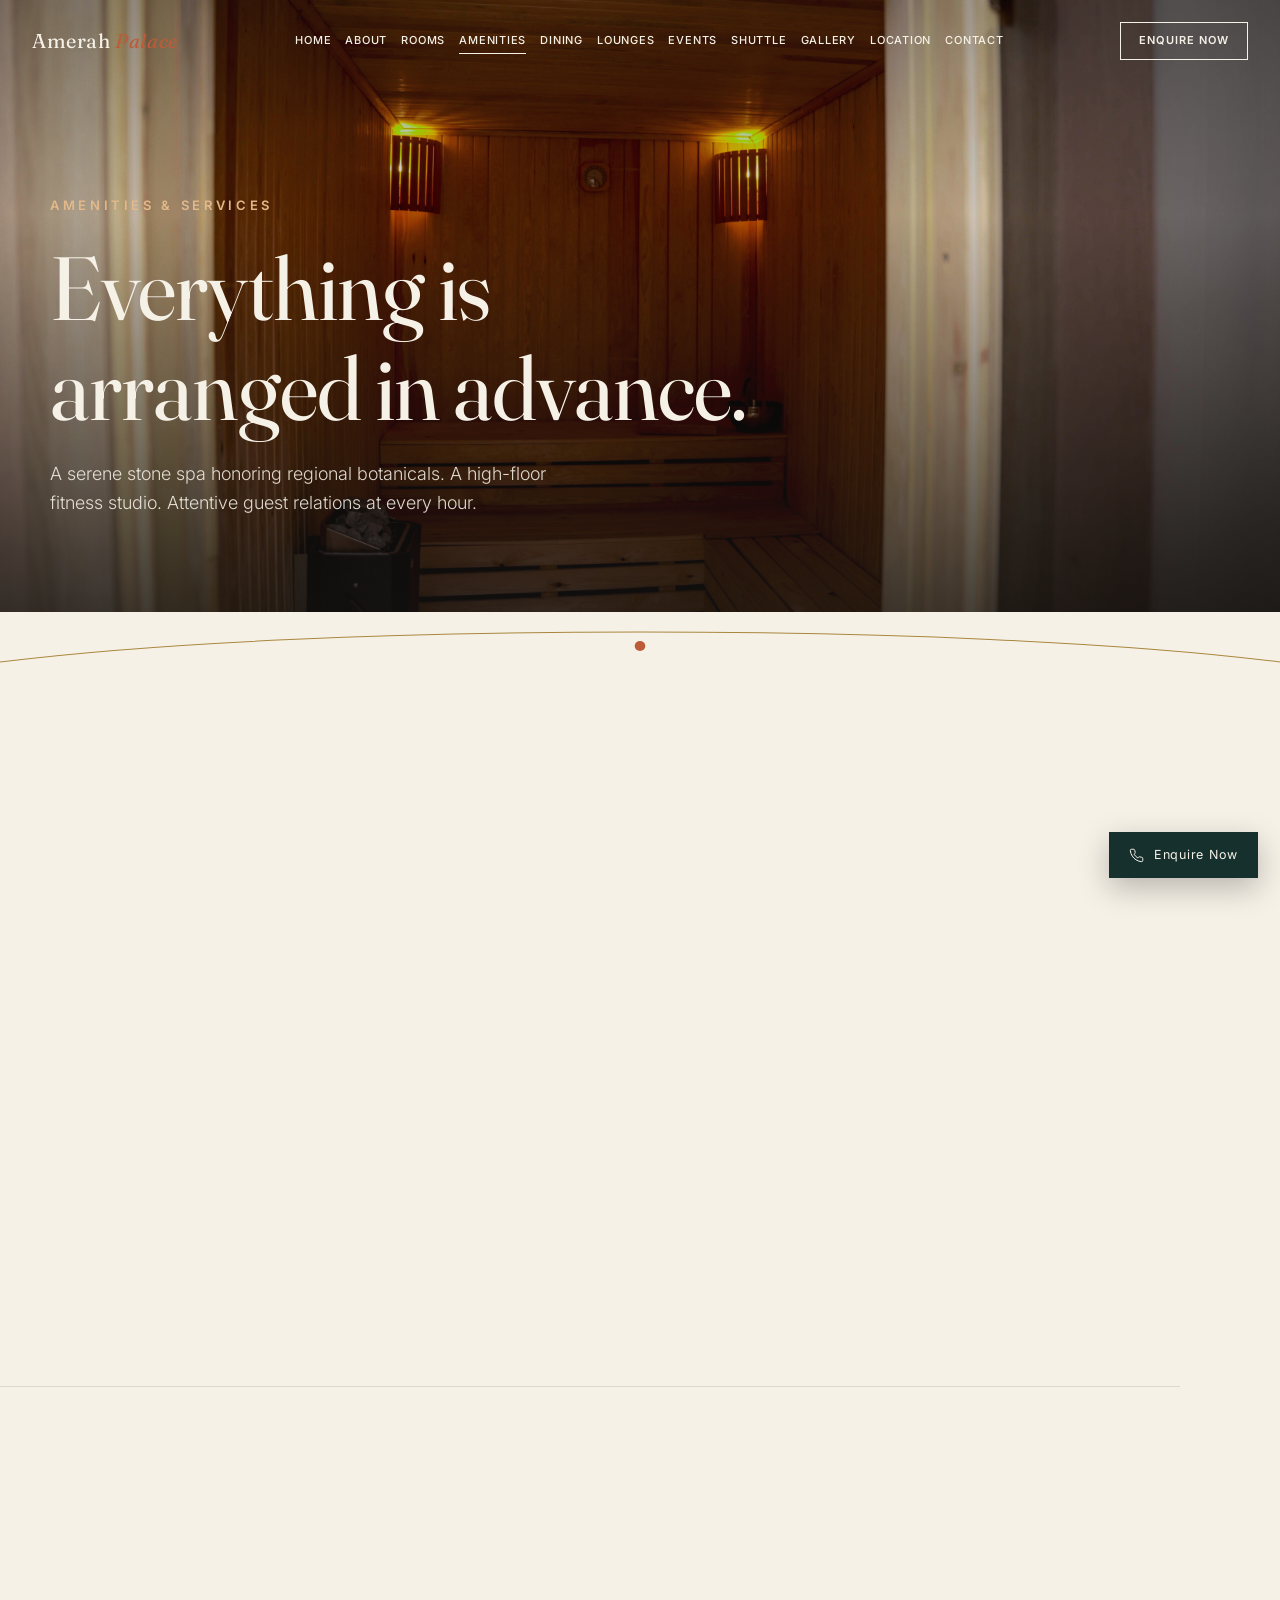
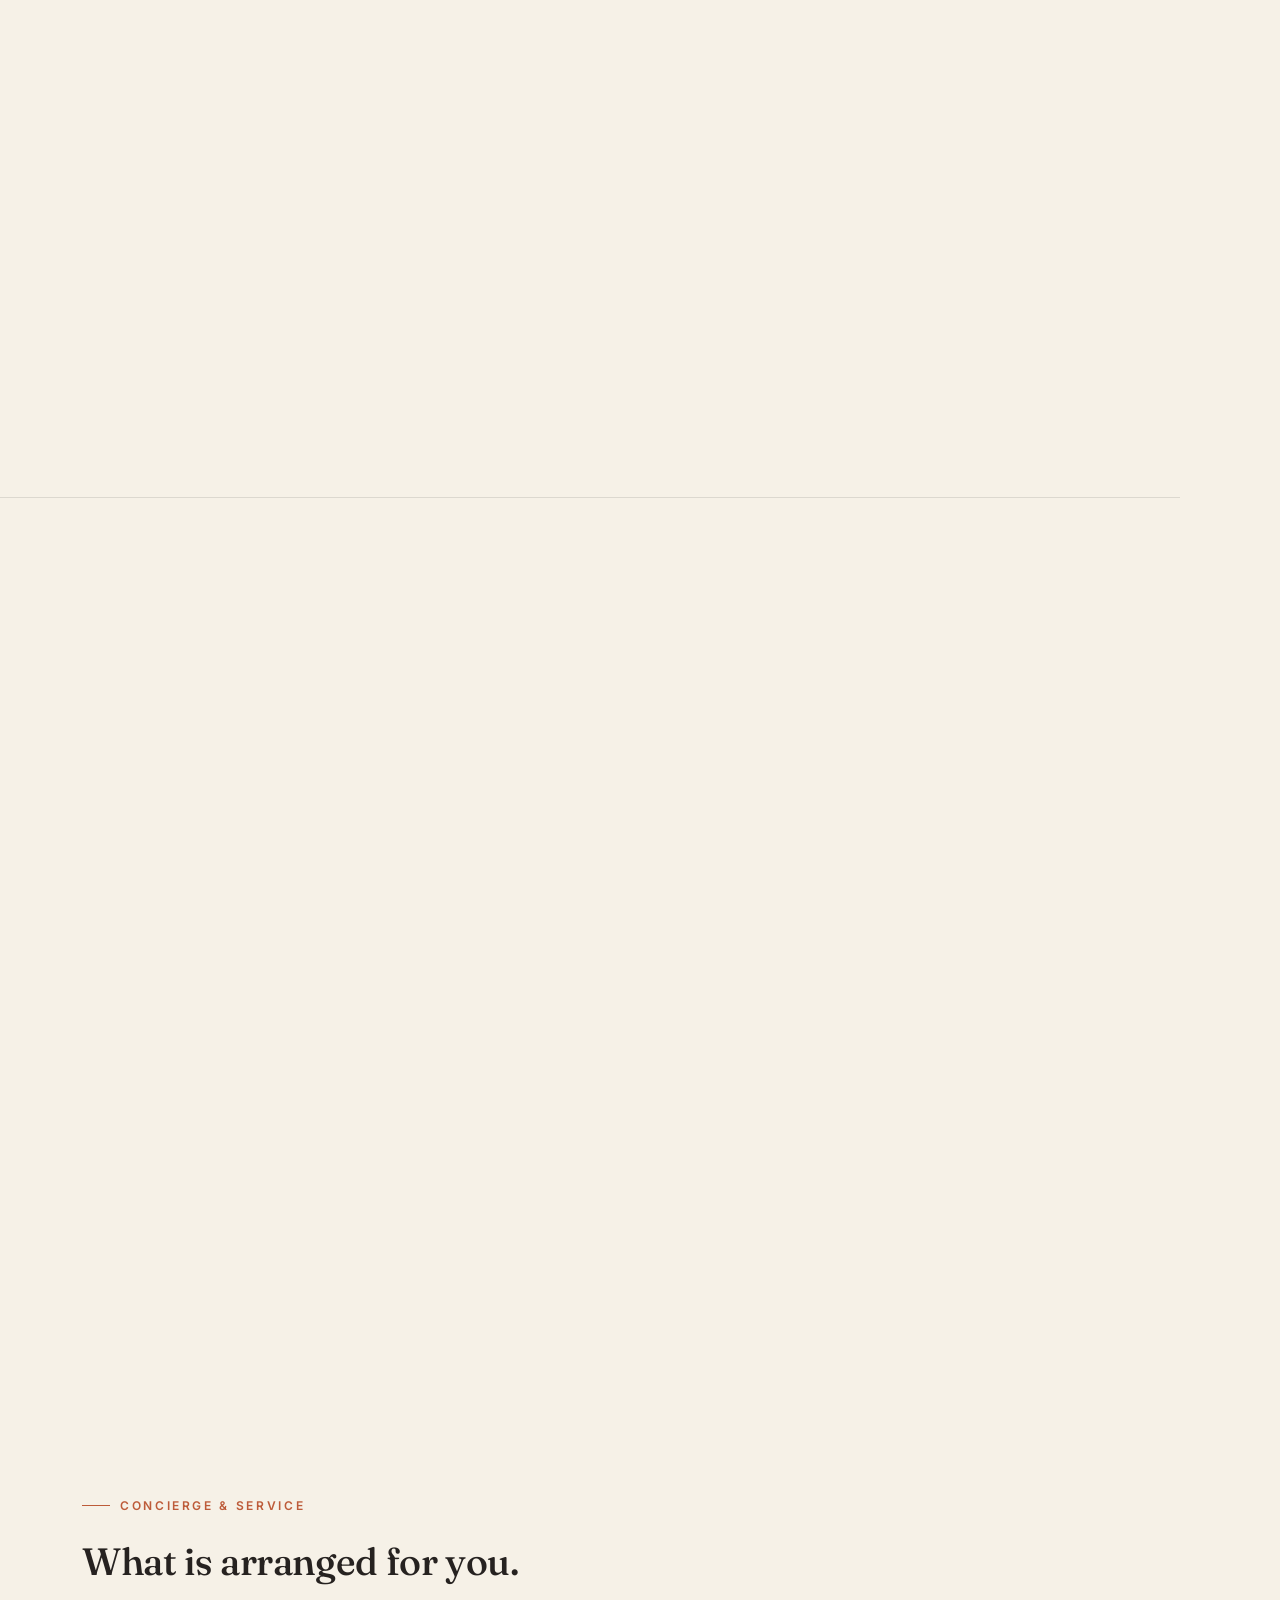
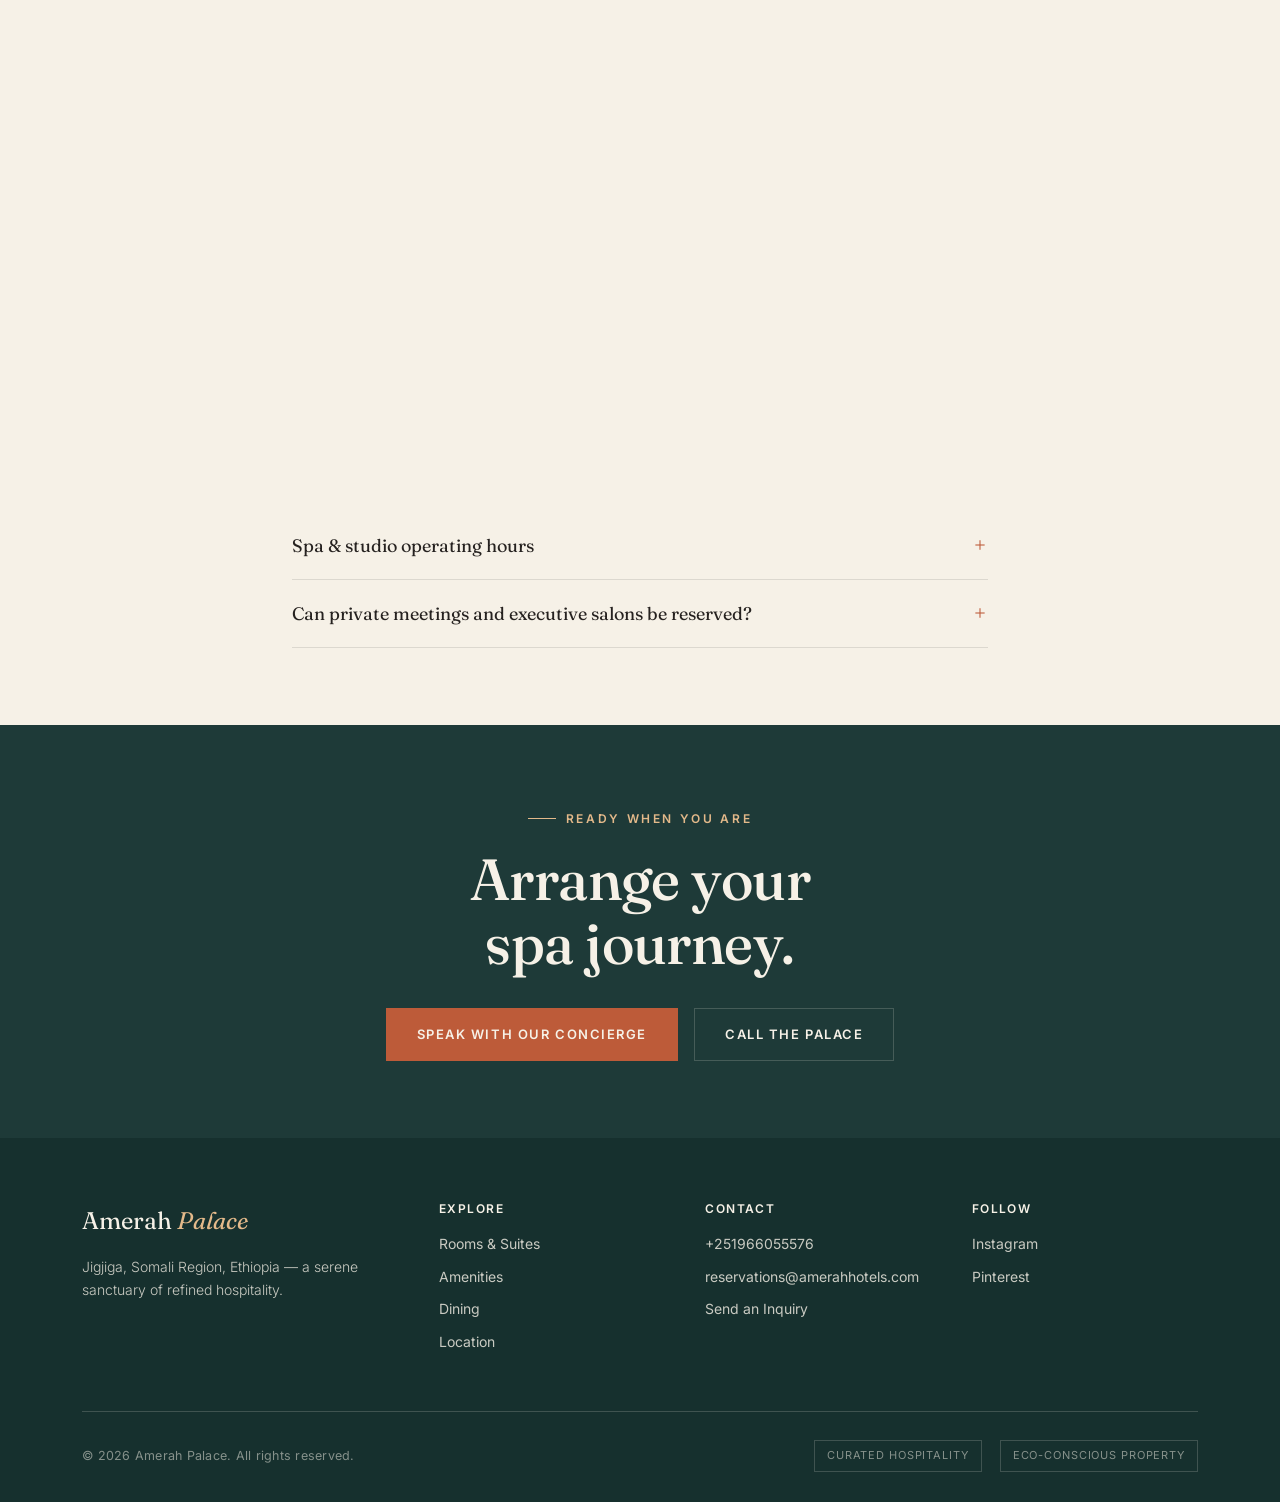
<file: amenities.html>
<!DOCTYPE html>
<html lang="en">

<head>
  <meta charset="UTF-8">
  <meta name="viewport" content="width=device-width, initial-scale=1.0">
  <title>Amenities &amp; Services — Amerah Palace</title>
  <meta name="description"
    content="Explore luxury wellness, modern fitness, and bespoke concierge services at Amerah Palace in Jigjiga.">
  <link rel="stylesheet" href="css/style.css">
  <!-- Favicon / Browser Tab Icon -->
  <link rel="icon" type="image/jpeg" href="images/amerah_hotel_logo.jpeg">
  <link rel="apple-touch-icon" href="images/amerah_hotel_logo.jpeg">
</head>

<body>
  <!-- ============ MASTER UNIFIED HEADER ============ -->
  <header class="site-header">
    <div class="wrap">
      <a href="/" class="logo">Amerah <em>Palace</em></a>
      <nav class="nav-links">
        <a href="/">Home</a>
        <a href="about">About</a>
        <a href="rooms">Rooms</a>
        <a href="amenities" class="active">Amenities</a>
        <a href="dining">Dining</a>
        <a href="lounges">Lounges</a>
        <a href="events">Events</a>
        <a href="shuttle">Shuttle</a>
        <a href="gallery">Gallery</a>
        <a href="location">Location</a>
        <a href="contact">Contact</a>
      </nav>
      <a href="https://www.booking.com/hotel/et/amerah-palace.html?aid=304142&label=gen173nr-10CAsoR0INYW1lcmFoLXBhbGFjZUgzWARoR4gBAZgBM7gBGcgBDNgBA-gBAfgBAYgCAagCAbgC6py-1gbAAgHSAiRkNmNjMjNjMS0wMDY2LTQ1MzQtODYxYi0yOTBkNTdhMjE2ZTnYAgHgAgE&sid=c2cd31d2180ebae00088815648988069&all_sr_blocks=1745633201_445961990_2_1_0&checkin=2026-10-15&checkout=2026-10-17&dist=0&group_adults=2&group_children=0&hapos=1&highlighted_blocks=1745633201_445961990_2_1_0&hpos=1&matching_block_id=1745633201_445961990_2_1_0&no_rooms=2&req_adults=2&req_children=0&room1=A&room2=A&sb_price_type=total&sr_order=distance_from_search&sr_pri_blocks=1745633201_445961990_2_1_0__12000&srepoch=1791987409&srpvid=325007855c52cac39795e6046ac92095&type=total&ucfs=1&"
        class="nav-cta">Enquire Now</a>
      <button class="nav-toggle" aria-label="Open menu">
        <svg viewBox="0 0 24 24" fill="none" stroke="currentColor" stroke-width="1.4">
          <line x1="3" y1="7" x2="21" y2="7" />
          <line x1="3" y1="12" x2="21" y2="12" />
          <line x1="3" y1="17" x2="21" y2="17" />
        </svg>
      </button>
    </div>
  </header>

  <!-- ============ MOBILE NAV DRAWER ============ -->
  <div class="mobile-nav">
    <button class="mobile-nav-close" aria-label="Close menu">
      <svg viewBox="0 0 24 24" fill="none" stroke="currentColor" stroke-width="1.4">
        <line x1="5" y1="5" x2="19" y2="19" />
        <line x1="19" y1="5" x2="5" y2="19" />
      </svg>
    </button>
    <a href="/">Home</a>
    <a href="about">About</a>
    <a href="rooms">Rooms</a>
    <a href="amenities">Amenities</a>
    <a href="dining">Dining</a>
    <a href="lounges">Lounges</a>
    <a href="events">Events</a>
    <a href="shuttle">Shuttle</a>
    <a href="gallery">Gallery</a>
    <a href="location">Location</a>
    <a href="contact">Contact</a>
    <a href="https://www.booking.com/hotel/et/amerah-palace.html" target="_blank" rel="noopener noreferrer"
      style="color:var(--terracotta);">Reservation (Booking.com)</a>
    <div class="mobile-nav-contact">+251966055576 &nbsp;·&nbsp; reservations@amerahhotels.com</div>
  </div>

  <section class="page-hero">
    <div class="hero-bg" style="background-image:url('images/DSC08106.jpg.jpeg');"></div>
    <div class="hero-scrim"></div>
    <div class="hero-content">
      <div class="wrap">
        <div class="hero-kicker">Amenities &amp; Services</div>
        <h1 class="display-1">Everything is<br>arranged in advance.</h1>
        <p class="hero-sub">A serene stone spa honoring regional botanicals. A high-floor fitness studio. Attentive
          guest relations at every hour.</p>
      </div>
    </div>
  </section>

  <div class="sunline-wrap">
    <svg class="sunline" viewBox="0 0 1200 64" preserveAspectRatio="none">
      <path d="M0,50 C300,10 900,10 1200,50" fill="none" stroke-width="1" />
      <circle cx="600" cy="34" r="5" />
    </svg>
  </div>

  <!-- ============ WELLNESS & SPA (PHOTO) ============ -->
  <section class="section" id="standard">
    <div class="wrap">
      <div class="grid-2">
        <div class="gallery-grid reveal">
          <div class="img-card g1"><img src="images/DSC08106.jpg.jpeg"
              alt="Presidential Residence grand salon at Amerah Palace"></div>
          <div class="img-card g3"><img src="images/DSC08123.jpg.jpeg" alt="Night skyline perspective"></div>
          <div class="img-card g3"><img src="images/DSC08125.jpg.jpeg" alt="In-suite banquet dining"></div>
        </div>
        <div class="reveal">
          <div class="eyebrow">Wellness &amp; Spa</div>
          <h2 class="display-3">Amerah Spa.</h2>
          <p class="body-text mt-24">Set in dark textured slate and warm timber, Amerah Spa is a peaceful sanctuary
            designed to restore balance after long travel. Indulge in warm stone therapies, steaming thermal baths, and
            aromatic frankincense rituals native to the Somali Region.</p>
          <div class="icon-row">
            <div class="item"><svg viewBox="0 0 24 24" fill="none" stroke-width="1.6">
                <rect x="3" y="7" width="18" height="13" rx="1" />
                <path d="M3 11h18" />
              </svg>120m²</div>
            <div class="item"><svg viewBox="0 0 24 24" fill="none" stroke-width="1.6">
                <circle cx="12" cy="12" r="9" />
              </svg>Top Floor</div>
            <div class="item"><svg viewBox="0 0 24 24" fill="none" stroke-width="1.6">
                <rect x="4" y="9" width="16" height="9" rx="1" />
              </svg>Grand King</div>
            <div class="item"><svg viewBox="0 0 24 24" fill="none" stroke-width="1.6">
                <path d="M4 20V10a8 8 0 0 1 16 0v10" />
              </svg>Private Salon</div>
          </div>
          <a href="standard-rooms" class="btn btn-primary mt-32">Inquire About This Suite</a>
        </div>
      </div>
    </div>
  </section>

  <hr class="hairline wrap">

  <!-- ============ FITNESS STUDIO (PHOTO) ============ -->
  <section class="section" id="standard">
    <div class="wrap">
      <div class="grid-2">
        <div class="gallery-grid reveal">
          <div class="img-card g1"><img src="images/DSC08095.jpg.jpeg"
              alt="Presidential Residence grand salon at Amerah Palace"></div>
          <div class="img-card g3"><img src="images/DSC08100.jpg.jpeg" alt="Night skyline perspective"></div>
          <div class="img-card g3"><img src="images/DSC08101.jpg.jpeg" alt="In-suite banquet dining"></div>
        </div>
        <div class="reveal">
          <div class="eyebrow">Fitness &amp; Movement</div>
          <h2 class="display-3">The skyline studio.</h2>
          <p class="body-text mt-24">Surrounded by expansive floor-to-ceiling glass, our fitness studio provides premium
            cardio machines, strength training racks, and a dedicated yoga and movement area. Maintain your personal
            regimen while looking out across the landscape.</p>
          <div class="icon-row">
            <div class="item"><svg viewBox="0 0 24 24" fill="none" stroke-width="1.6">
                <rect x="3" y="7" width="18" height="13" rx="1" />
                <path d="M3 11h18" />
              </svg>120m²</div>
            <div class="item"><svg viewBox="0 0 24 24" fill="none" stroke-width="1.6">
                <circle cx="12" cy="12" r="9" />
              </svg>Top Floor</div>
            <div class="item"><svg viewBox="0 0 24 24" fill="none" stroke-width="1.6">
                <rect x="4" y="9" width="16" height="9" rx="1" />
              </svg>Grand King</div>
            <div class="item"><svg viewBox="0 0 24 24" fill="none" stroke-width="1.6">
                <path d="M4 20V10a8 8 0 0 1 16 0v10" />
              </svg>Private Salon</div>
          </div>
          <a href="standard-rooms" class="btn btn-primary mt-32">Inquire About This Suite</a>
        </div>
      </div>
    </div>
  </section>

  <hr class="hairline wrap">

  <!-- ============ LOUNGE & RECEPTION ============ -->
  <section class="section">
    <div class="wrap">
      <div class="grid-2">
        <div class="img-card reveal" style="aspect-ratio:4/5;">
          <img src="images/amenties.jpeg" alt="Neoclassical reception lounge at Amerah Palace">
        </div>
        <div class="reveal">
          <div class="eyebrow">Hospitality &amp; Lounge</div>
          <h2 class="display-3">Classical elegance<br>in every salon.</h2>
          <p class="body-text mt-24">From welcoming arrival spaces to quiet conversation corners, Amerah Palace combines
            neoclassical blue wainscoting with brass details and comfortable seating. Ideal for executive coffee
            meetings or peaceful moments between city visits.</p>
        </div>
      </div>
    </div>
  </section>

  <!-- ============ CONCIERGE SERVICES ============ -->
  <section class="section-sm sand">
    <div class="wrap">
      <div class="eyebrow">Concierge &amp; Service</div>
      <h2 class="display-3 mt-8">What is arranged for you.</h2>
      <div class="grid-3 mt-48">
        <div class="reveal">
          <h3 class="display-4">Airport Transfers</h3>
          <p class="body-text mt-8">Private chauffeur service from Wilwal International Airport (JIJ), ensuring a
            seamless arrival.</p>
        </div>
        <div class="reveal">
          <h3 class="display-4">In-Suite Dining</h3>
          <p class="body-text mt-8">Any dish from our restaurant kitchens served privately on your balcony or dining
            table.</p>
        </div>
        <div class="reveal">
          <h3 class="display-4">Personal Butler</h3>
          <p class="body-text mt-8">Dedicated assistance for packing, reservations, and custom scheduling throughout
            your stay.</p>
        </div>
        <div class="reveal">
          <h3 class="display-4">Business &amp; Diplomacy</h3>
          <p class="body-text mt-8">Private meeting salons and secure transportation arrangements for visiting
            delegations.</p>
        </div>
        <div class="reveal">
          <h3 class="display-4">Tailored Excursions</h3>
          <p class="body-text mt-8">Guided cultural tours across Jigjiga, the Karamara Hills, and surrounding craft
            markets.</p>
        </div>
        <div class="reveal">
          <h3 class="display-4">Laundry &amp; Pressing</h3>
          <p class="body-text mt-8">Same-day valet laundry and pressing service handled with utmost care.</p>
        </div>
      </div>
    </div>
  </section>

  <!-- ============ OPERATING NOTES ============ -->
  <section class="section-sm">
    <div class="wrap" style="max-width:760px;">
      <div class="accordion-item">
        <button class="accordion-q">Spa &amp; studio operating hours<svg viewBox="0 0 24 24" fill="none"
            stroke="currentColor" stroke-width="1.6">
            <line x1="12" y1="5" x2="12" y2="19" />
            <line x1="5" y1="12" x2="19" y2="12" />
          </svg></button>
        <div class="accordion-a">
          <p>Amerah Spa is open daily from 9:00 AM to 9:00 PM; treatments are booked via your concierge. The fitness
            studio is available from 6:00 AM to 10:00 PM.</p>
        </div>
      </div>
      <div class="accordion-item">
        <button class="accordion-q">Can private meetings and executive salons be reserved?<svg viewBox="0 0 24 24"
            fill="none" stroke="currentColor" stroke-width="1.6">
            <line x1="12" y1="5" x2="12" y2="19" />
            <line x1="5" y1="12" x2="19" y2="12" />
          </svg></button>
        <div class="accordion-a">
          <p>Yes. We offer dedicated private salons for executive banquets, diplomacy, and confidential meetings.
            Contact our reservations desk in advance to reserve.</p>
        </div>
      </div>
    </div>
  </section>

  <!-- ============ CTA BAND ============ -->
  <section class="cta-band">
    <div class="wrap">
      <div class="eyebrow on-dark" style="justify-content:center;">Ready When You Are</div>
      <h2 class="display-2">Arrange your<br>spa journey.</h2>
      <div class="cta-buttons">
        <a href="contact" class="btn btn-primary">Speak With Our Concierge</a>
        <a href="tel:+251966055576 " class="btn-outline on-dark btn">Call the Palace</a>
      </div>
    </div>
  </section>

  <footer class="site-footer">
    <div class="wrap">
      <div class="footer-top">
        <div>
          <div class="footer-logo">Amerah <em>Palace</em></div>
          <p style="font-size:14px; max-width:32ch; font-weight:300;">Jigjiga, Somali Region, Ethiopia — a
            serene sanctuary of refined hospitality.</p>
        </div>
        <div>
          <h4>Explore</h4>
          <ul>
            <li><a href="rooms">Rooms &amp; Suites</a></li>
            <li><a href="amenities">Amenities</a></li>
            <li><a href="dining">Dining</a></li>
            <li><a href="location">Location</a></li>
          </ul>
        </div>
        <div>
          <h4>Contact</h4>
          <ul>
            <li><a href="tel:++251966055576 ">+251966055576 </a></li>
            <li><a href="mailto:reservations@amerahhotels.com">reservations@amerahhotels.com</a></li>
            <li><a href="contact">Send an Inquiry</a></li>
          </ul>
        </div>
        <div>
          <h4>Follow</h4>
          <ul>
            <li><a href="#">Instagram</a></li>
            <li><a href="#">Pinterest</a></li>
          </ul>
        </div>
      </div>
      <div class="footer-bottom">
        <span>© 2026 Amerah Palace. All rights reserved.</span>
        <div class="footer-badges">
          <span>Curated Hospitality</span>
          <span>Eco-Conscious Property</span>
        </div>
      </div>
    </div>
  </footer>

  <a href="https://www.booking.com/hotel/et/amerah-palace.html" class="sticky-contact">
    <svg viewBox="0 0 24 24" fill="none" stroke="currentColor" stroke-width="1.6">
      <path
        d="M22 16.92v3a2 2 0 0 1-2.18 2 19.79 19.79 0 0 1-8.63-3.07 19.5 19.5 0 0 1-6-6 19.79 19.79 0 0 1-3.07-8.67A2 2 0 0 1 4.11 2h3a2 2 0 0 1 2 1.72c.127.96.361 1.903.7 2.81a2 2 0 0 1-.45 2.11L8.09 9.91a16 16 0 0 0 6 6l1.27-1.27a2 2 0 0 1 2.11-.45c.907.339 1.85.573 2.81.7A2 2 0 0 1 22 16.92z" />
    </svg>
    <span class="full">Enquire Now</span>
  </a>

  <script src="js/main.js"></script>
</body>

</html>
</file>
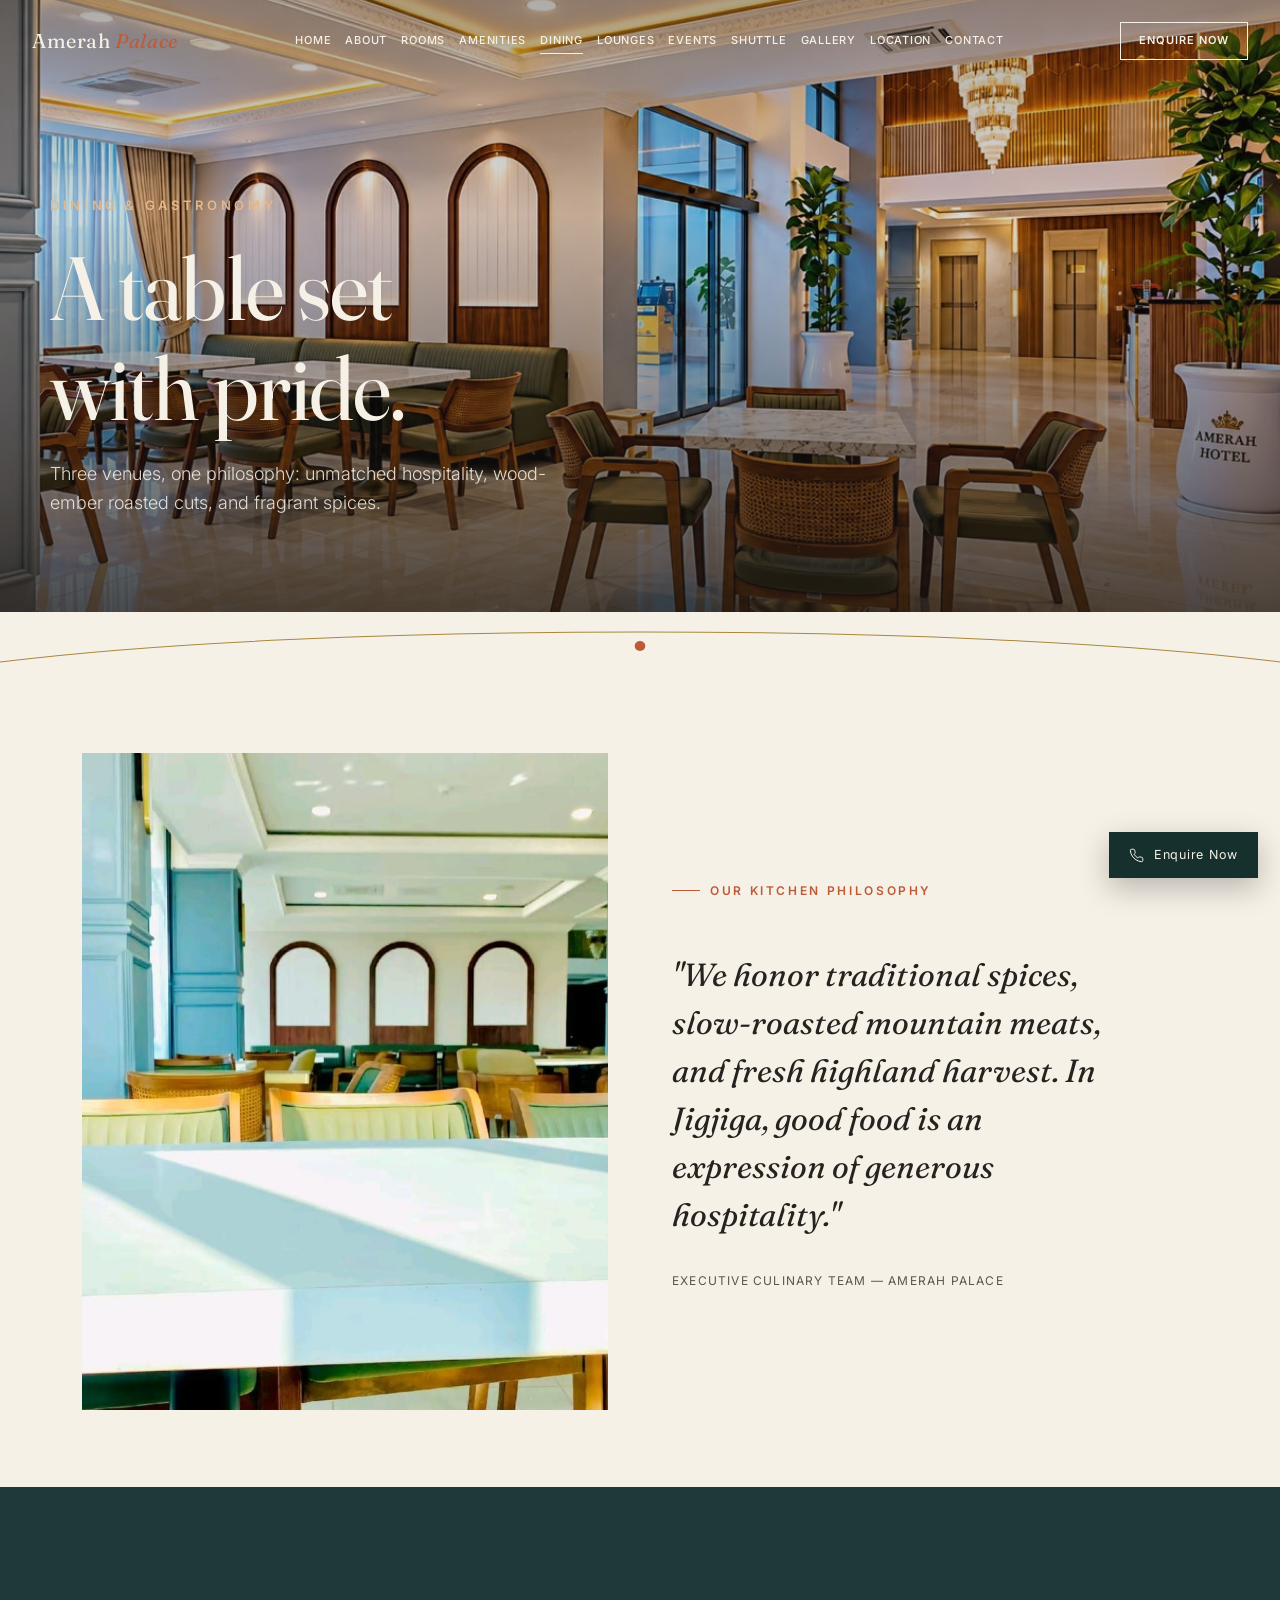
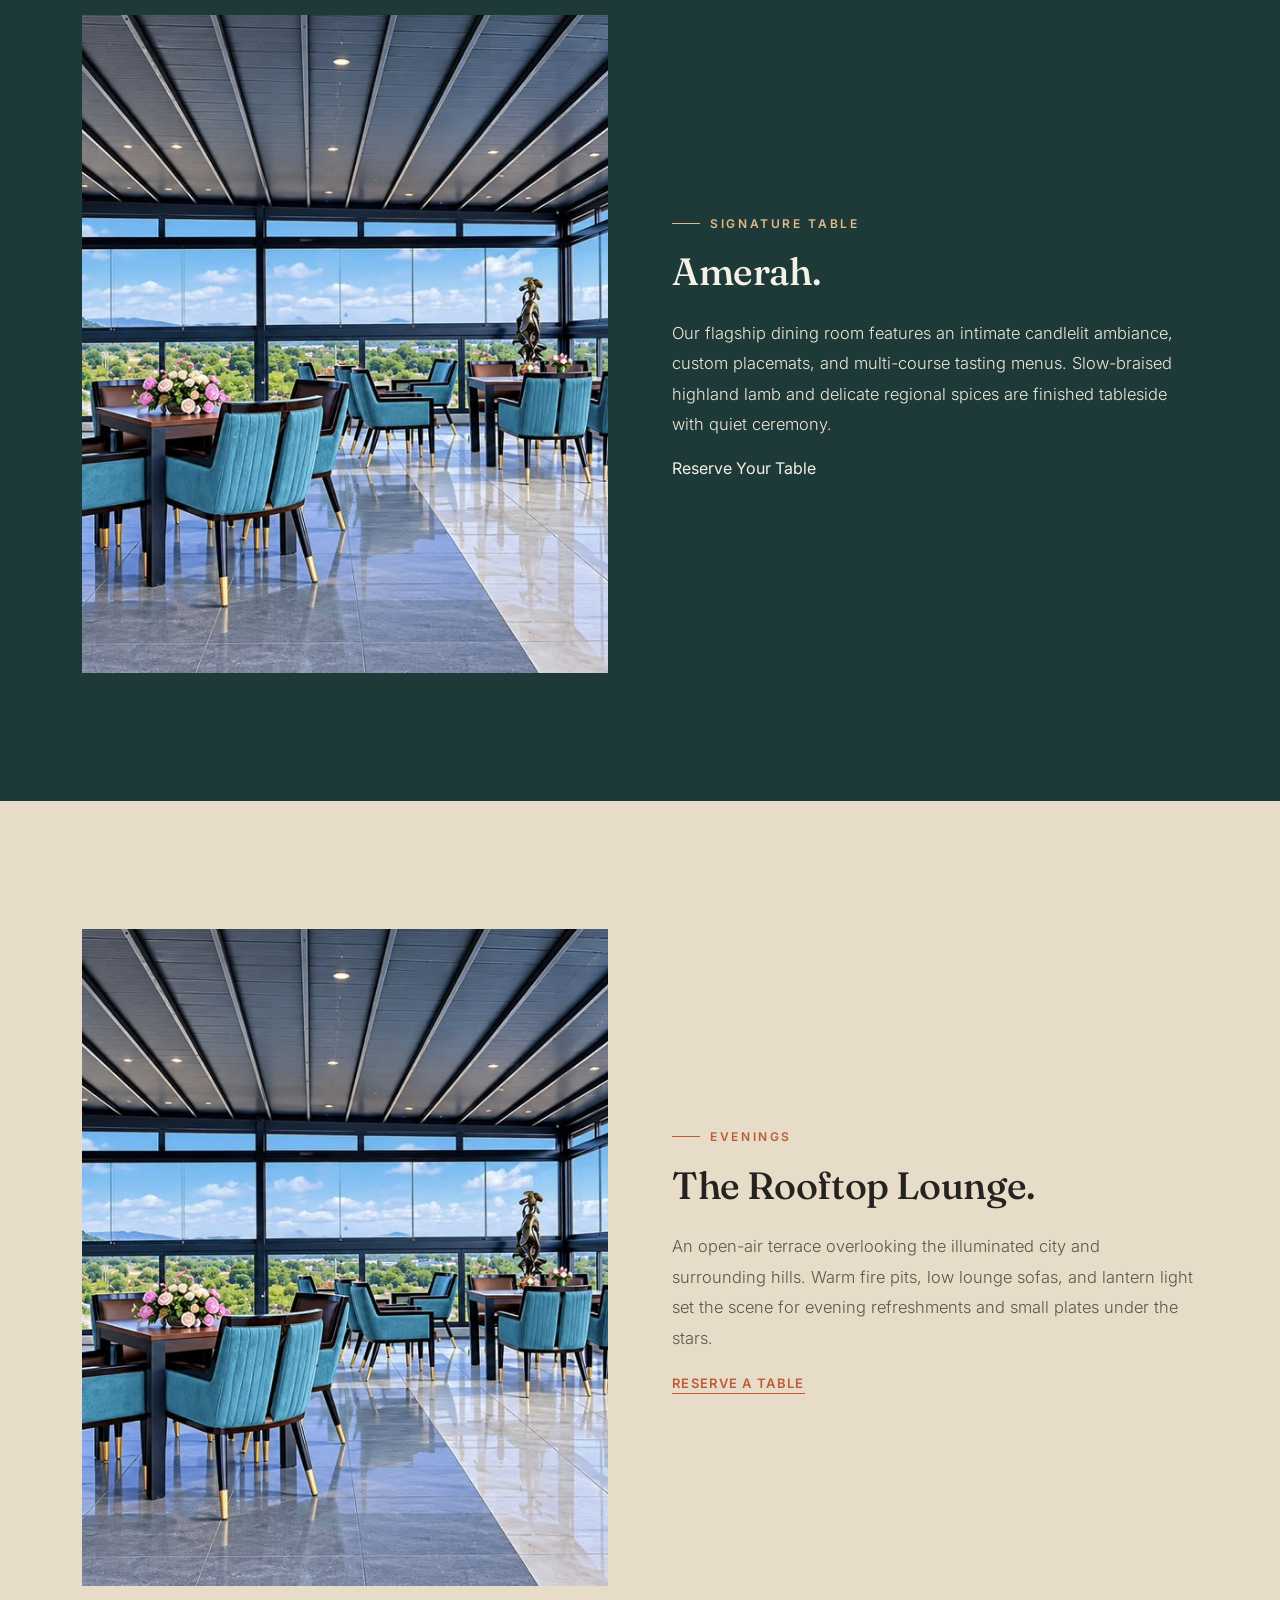
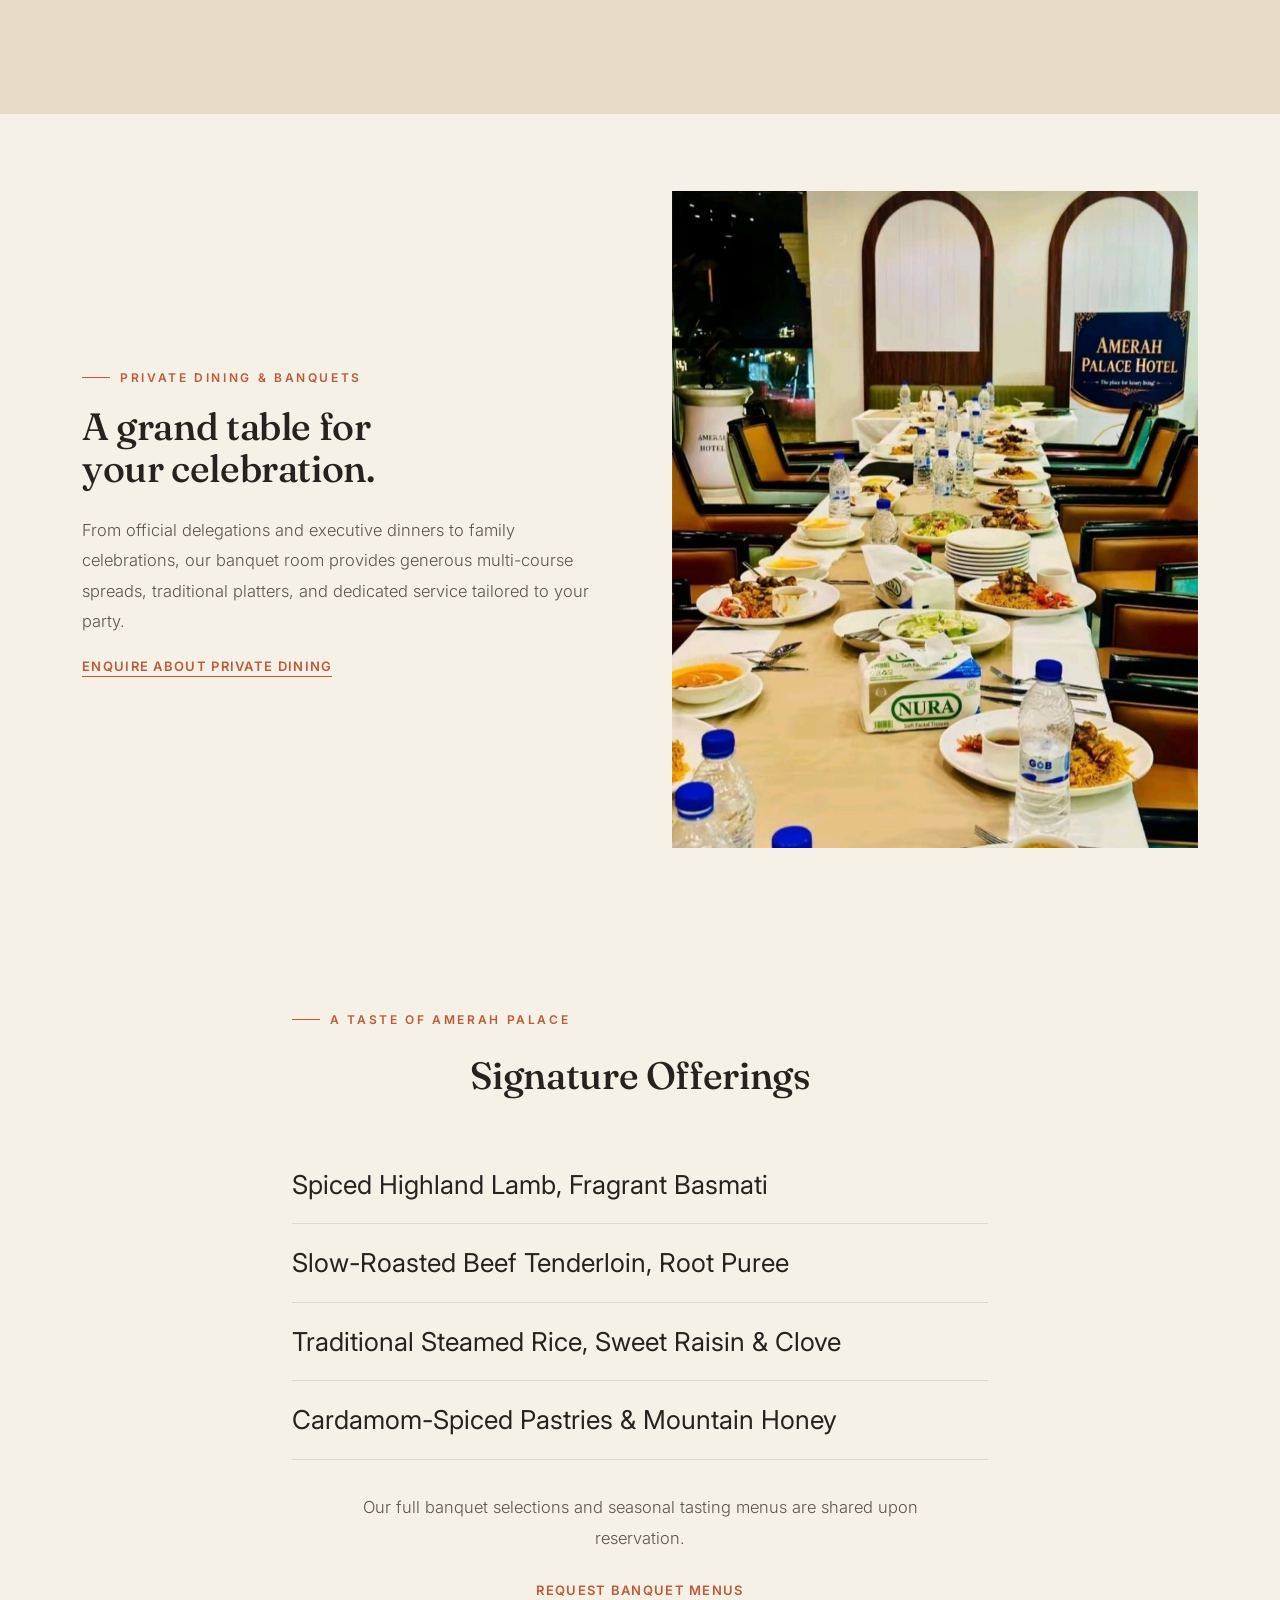
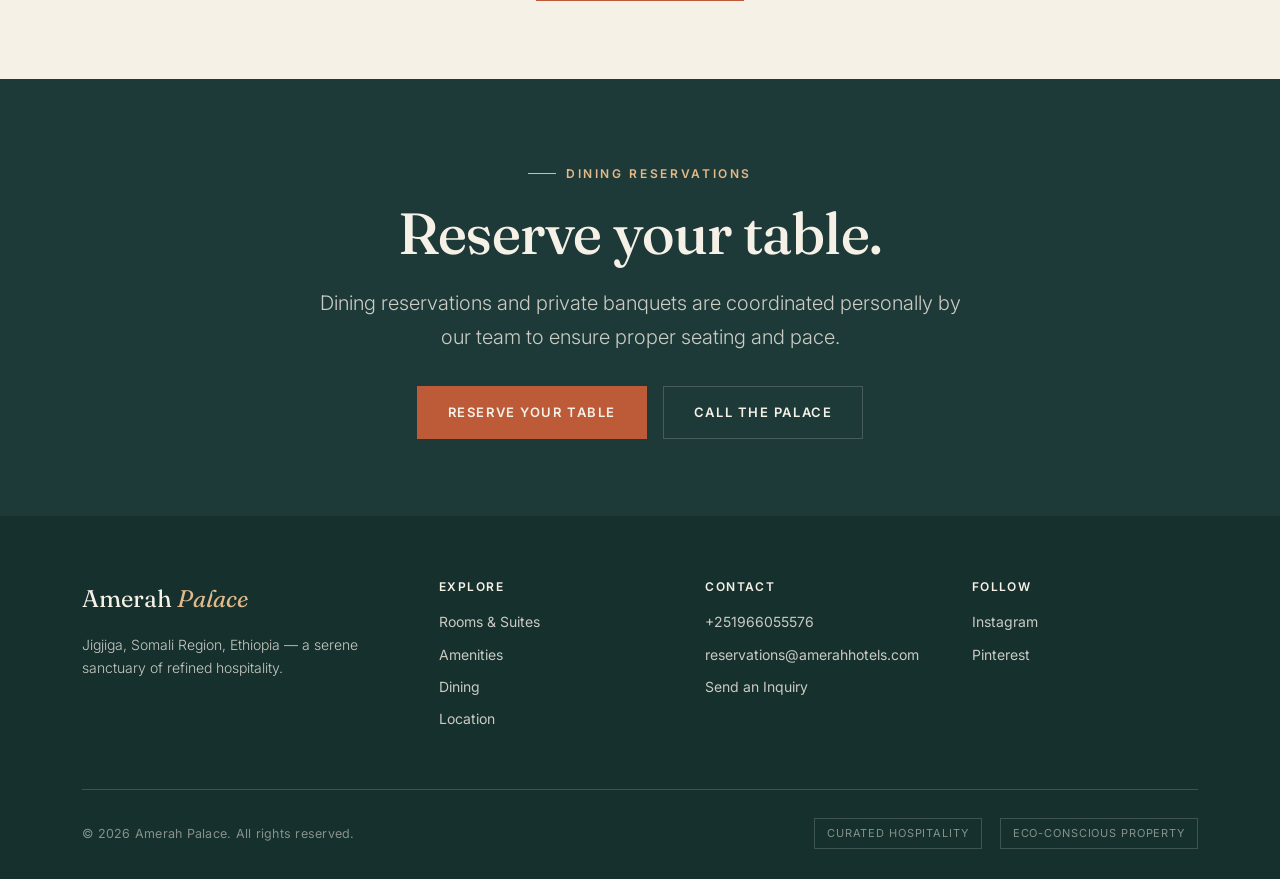
<file: dining.html>
<!DOCTYPE html>
<html lang="en">

<head>
  <meta charset="UTF-8">
  <meta name="viewport" content="width=device-width, initial-scale=1.0">
  <title>Dining &amp; Gastronomy — Amerah Palace</title>
  <meta name="description"
    content="Exceptional dining at Amerah Palace in Jigjiga — celebrating regional culinary heritage, wood-ember roasted delicacies, and panoramic rooftop evenings.">
  <link rel="stylesheet" href="css/style.css">
  <!-- Favicon / Browser Tab Icon -->
  <link rel="icon" type="image/jpeg" href="images/amerah_hotel_logo.jpeg">
  <link rel="apple-touch-icon" href="images/amerah_hotel_logo.jpeg">
</head>

<body>
  <!-- ============ MASTER UNIFIED HEADER ============ -->
  <header class="site-header">
    <div class="wrap">
      <a href="/" class="logo">Amerah <em>Palace</em></a>
      <nav class="nav-links">
        <a href="/">Home</a>
        <a href="about">About</a>
        <a href="rooms">Rooms</a>
        <a href="amenities">Amenities</a>
        <a href="dining" class="active">Dining</a>
        <a href="lounges">Lounges</a>
        <a href="events">Events</a>
        <a href="shuttle">Shuttle</a>
        <a href="gallery">Gallery</a>
        <a href="location">Location</a>
        <a href="contact">Contact</a>
      </nav>
      <a href="https://www.booking.com/hotel/et/amerah-palace.html?aid=304142&label=gen173nr-10CAsoR0INYW1lcmFoLXBhbGFjZUgzWARoR4gBAZgBM7gBGcgBDNgBA-gBAfgBAYgCAagCAbgC6py-1gbAAgHSAiRkNmNjMjNjMS0wMDY2LTQ1MzQtODYxYi0yOTBkNTdhMjE2ZTnYAgHgAgE&sid=c2cd31d2180ebae00088815648988069&all_sr_blocks=1745633201_445961990_2_1_0&checkin=2026-10-15&checkout=2026-10-17&dist=0&group_adults=2&group_children=0&hapos=1&highlighted_blocks=1745633201_445961990_2_1_0&hpos=1&matching_block_id=1745633201_445961990_2_1_0&no_rooms=2&req_adults=2&req_children=0&room1=A&room2=A&sb_price_type=total&sr_order=distance_from_search&sr_pri_blocks=1745633201_445961990_2_1_0__12000&srepoch=1791987409&srpvid=325007855c52cac39795e6046ac92095&type=total&ucfs=1&"
        class="nav-cta">Enquire Now</a>
      <button class="nav-toggle" aria-label="Open menu">
        <svg viewBox="0 0 24 24" fill="none" stroke="currentColor" stroke-width="1.4">
          <line x1="3" y1="7" x2="21" y2="7" />
          <line x1="3" y1="12" x2="21" y2="12" />
          <line x1="3" y1="17" x2="21" y2="17" />
        </svg>
      </button>
    </div>
  </header>

  <!-- ============ MOBILE NAV DRAWER ============ -->
  <div class="mobile-nav">
    <button class="mobile-nav-close" aria-label="Close menu">
      <svg viewBox="0 0 24 24" fill="none" stroke="currentColor" stroke-width="1.4">
        <line x1="5" y1="5" x2="19" y2="19" />
        <line x1="19" y1="5" x2="5" y2="19" />
      </svg>
    </button>
    <a href="/">Home</a>
    <a href="about">About</a>
    <a href="rooms">Rooms</a>
    <a href="amenities">Amenities</a>
    <a href="dining">Dining</a>
    <a href="lounges">Lounges</a>
    <a href="events">Events</a>
    <a href="shuttle">Shuttle</a>
    <a href="gallery">Gallery</a>
    <a href="location">Location</a>
    <a href="contact">Contact</a>
    <a href="https://www.booking.com/hotel/et/amerah-palace.html" target="_blank" rel="noopener noreferrer"
      style="color:var(--terracotta);">Reservation (Booking.com)</a>
    <div class="mobile-nav-contact">+251966055576 &nbsp;·&nbsp; reservations@amerahhotels.com</div>
  </div>

  <!-- ============ PAGE HERO ============ -->
  <section class="page-hero">
    <div class="hero-bg" style="background-image:url('images/amenties.jpeg');"></div>
    <div class="hero-scrim"></div>
    <div class="hero-content">
      <div class="wrap">
        <div class="hero-kicker">Dining &amp; Gastronomy</div>
        <h1 class="display-1">A table set<br>with pride.</h1>
        <p class="hero-sub">Three venues, one philosophy: unmatched hospitality, wood-ember roasted cuts, and fragrant
          spices.</p>
      </div>
    </div>
  </section>

  <div class="sunline-wrap">
    <svg class="sunline" viewBox="0 0 1200 64" preserveAspectRatio="none">
      <path d="M0,50 C300,10 900,10 1200,50" fill="none" stroke-width="1" />
      <circle cx="600" cy="34" r="5" />
    </svg>
  </div>

  <!-- ============ MAIN HALL & CHEF PHILOSOPHY ============ -->
  <section class="section-sm">
    <div class="wrap">
      <div class="grid-2">
        <div class="img-card reveal" style="aspect-ratio:4/5;">
          <img src="images/dining-arched-hall.jpg" alt="Arched dining hall at Amerah Palace">
        </div>
        <div class="reveal">
          <div class="eyebrow">Our Kitchen Philosophy</div>
          <p class="pull-quote">"We honor traditional spices, slow-roasted mountain meats, and fresh highland harvest.
            In Jigjiga, good food is an expression of generous hospitality."</p>
          <div class="pull-quote-attr">Executive Culinary Team — Amerah Palace</div>
        </div>
      </div>
    </div>
  </section>

  <!-- ============ FINE DINING (Amerah) ============ -->
  <section class="section dark">
    <div class="wrap">
      <div class="grid-2">
        <div class="img-card reveal" style="aspect-ratio:4/5;">
          <img src="images/rooftop.jpeg" alt="Signature fine dining plate at Amerah">
        </div>
        <div class="reveal on-dark">
          <div class="eyebrow on-dark">Signature Table</div>
          <h2 class="display-3">Amerah.</h2>
          <p class="body-text mt-24">Our flagship dining room features an intimate candlelit ambiance, custom placemats,
            and multi-course tasting menus. Slow-braised highland lamb and delicate regional spices are finished
            tableside with quiet ceremony.</p>
          <a href="contact" class="btn-outline on-dark mt-24">Reserve Your Table</a>
        </div>
      </div>
    </div>
  </section>

  <!-- ============ COURTYARD CAFÉ ============ -->
  <!-- <section class="section">
    <div class="wrap">
      <div class="grid-2">
        <div class="reveal" style="order:2;">
          <div class="eyebrow">All-Day Tea &amp; Pastries</div>
          <h2 class="display-3">Courtyard Café.</h2>
          <p class="body-text mt-24">Enjoy shaded pergola seating, freshly baked morning pastries, and traditional
            Somali tea steeped with star anise, cardamom, and clove. An unhurried space for conversation, reading, and
            daytime refreshment.</p>
          <a href="contact.html?room=caffe-ginestra" class="btn-ghost mt-24">Reserve a Table</a>
        </div>
        <div class="img-card reveal" style="order:1; aspect-ratio:4/5;">
          <img src="images/dining-courtyard-tea.jpeg" alt="Spiced tea and pastries under the courtyard pergola">
        </div>
      </div>
    </div>
  </section> -->

  <!-- ============ ROOFTOP SKYLINE LOUNGE ============ -->
  <section class="section sand">
    <div class="wrap">
      <div class="grid-2">
        <div class="img-card reveal" style="aspect-ratio:4/5;">
          <img src="images/rooftop.jpeg" alt="Rooftop Sky Lounge under the night sky at Amerah Palace">
        </div>
        <div class="reveal">
          <div class="eyebrow">Evenings</div>
          <h2 class="display-3">The Rooftop Lounge.</h2>
          <p class="body-text mt-24">An open-air terrace overlooking the illuminated city and surrounding hills. Warm
            fire pits, low lounge sofas, and lantern light set the scene for evening refreshments and small plates under
            the stars.</p>
          <a href="contact" class="btn-ghost mt-24">Reserve a Table</a>
        </div>
      </div>
    </div>
  </section>

  <!-- ============ PRIVATE BANQUET (ACTUAL PHOTO) ============ -->
  <section class="section-sm">
    <div class="wrap">
      <div class="grid-2">
        <div class="reveal">
          <div class="eyebrow">Private Dining &amp; Banquets</div>
          <h2 class="display-3">A grand table for<br>your celebration.</h2>
          <p class="body-text mt-24">From official delegations and executive dinners to family celebrations, our banquet
            room provides generous multi-course spreads, traditional platters, and dedicated service tailored to your
            party.</p>
          <a href="contact" class="btn-ghost mt-24">Enquire About Private Dining</a>
        </div>
        <div class="img-card reveal" style="aspect-ratio:4/5;">
          <img src="images/dining-private-banquet.jpg" alt="Formal banquet table at Amerah Palace">
        </div>
      </div>
    </div>
  </section>

  <!-- ============ SAMPLE OFFERINGS ============ -->
  <section class="section-sm sand">
    <div class="wrap" style="max-width:760px;">
      <div class="eyebrow center" style="justify-content:center;">A Taste of Amerah Palace</div>
      <h2 class="display-3 center mt-8">Signature Offerings</h2>
      <div class="mt-48">
        <div
          style="display:flex; justify-content:space-between; gap:24px; padding:18px 0; border-bottom:1px solid var(--line);">
          <span class="display-4">Spiced Highland Lamb, Fragrant Basmati</span>
        </div>
        <div
          style="display:flex; justify-content:space-between; gap:24px; padding:18px 0; border-bottom:1px solid var(--line);">
          <span class="display-4">Slow-Roasted Beef Tenderloin, Root Puree</span>
        </div>
        <div
          style="display:flex; justify-content:space-between; gap:24px; padding:18px 0; border-bottom:1px solid var(--line);">
          <span class="display-4">Traditional Steamed Rice, Sweet Raisin &amp; Clove</span>
        </div>
        <div
          style="display:flex; justify-content:space-between; gap:24px; padding:18px 0; border-bottom:1px solid var(--line);">
          <span class="display-4">Cardamom-Spiced Pastries &amp; Mountain Honey</span>
        </div>
      </div>
      <p class="body-text center mt-32" style="margin-left:auto; margin-right:auto;">Our full banquet selections and
        seasonal tasting menus are shared upon reservation.</p>
      <div class="center mt-24"><a href="contact" class="btn-ghost">Request Banquet Menus</a></div>
    </div>
  </section>

  <!-- ============ CTA BAND ============ -->
  <section class="cta-band">
    <div class="wrap">
      <div class="eyebrow on-dark" style="justify-content:center;">Dining Reservations</div>
      <h2 class="display-2">Reserve your table.</h2>
      <p class="lede center" style="color:rgba(246,241,231,0.8); margin:0 auto;">Dining reservations and private
        banquets are coordinated personally by our team to ensure proper seating and pace.</p>
      <div class="cta-buttons">
        <a href="contact" class="btn btn-primary">Reserve Your Table</a>
        <a href="tel:+251966055576 " class="btn-outline on-dark btn">Call the Palace</a>
      </div>
    </div>
  </section>

  <footer class="site-footer">
    <div class="wrap">
      <div class="footer-top">
        <div>
          <div class="footer-logo">Amerah <em>Palace</em></div>
          <p style="font-size:14px; max-width:32ch; font-weight:300;">Jigjiga, Somali Region, Ethiopia — a
            serene sanctuary of refined hospitality.</p>
        </div>
        <div>
          <h4>Explore</h4>
          <ul>
            <li><a href="rooms">Rooms &amp; Suites</a></li>
            <li><a href="amenities">Amenities</a></li>
            <li><a href="dining">Dining</a></li>
            <li><a href="location">Location</a></li>
          </ul>
        </div>
        <div>
          <h4>Contact</h4>
          <ul>
            <li><a href="tel:++251966055576 ">+251966055576 </a></li>
            <li><a href="mailto:reservations@amerahhotels.com">reservations@amerahhotels.com</a></li>
            <li><a href="contact">Send an Inquiry</a></li>
          </ul>
        </div>
        <div>
          <h4>Follow</h4>
          <ul>
            <li><a href="#">Instagram</a></li>
            <li><a href="#">Pinterest</a></li>
          </ul>
        </div>
      </div>
      <div class="footer-bottom">
        <span>© 2026 Amerah Palace. All rights reserved.</span>
        <div class="footer-badges">
          <span>Curated Hospitality</span>
          <span>Eco-Conscious Property</span>
        </div>
      </div>
    </div>
  </footer>

  <a href="https://www.booking.com/hotel/et/amerah-palace.html" class="sticky-contact">
    <svg viewBox="0 0 24 24" fill="none" stroke="currentColor" stroke-width="1.6">
      <path
        d="M22 16.92v3a2 2 0 0 1-2.18 2 19.79 19.79 0 0 1-8.63-3.07 19.5 19.5 0 0 1-6-6 19.79 19.79 0 0 1-3.07-8.67A2 2 0 0 1 4.11 2h3a2 2 0 0 1 2 1.72c.127.96.361 1.903.7 2.81a2 2 0 0 1-.45 2.11L8.09 9.91a16 16 0 0 0 6 6l1.27-1.27a2 2 0 0 1 2.11-.45c.907.339 1.85.573 2.81.7A2 2 0 0 1 22 16.92z" />
    </svg>
    <span class="full">Enquire Now</span>
  </a>

  <script src="js/main.js"></script>
</body>

</html>
</file>
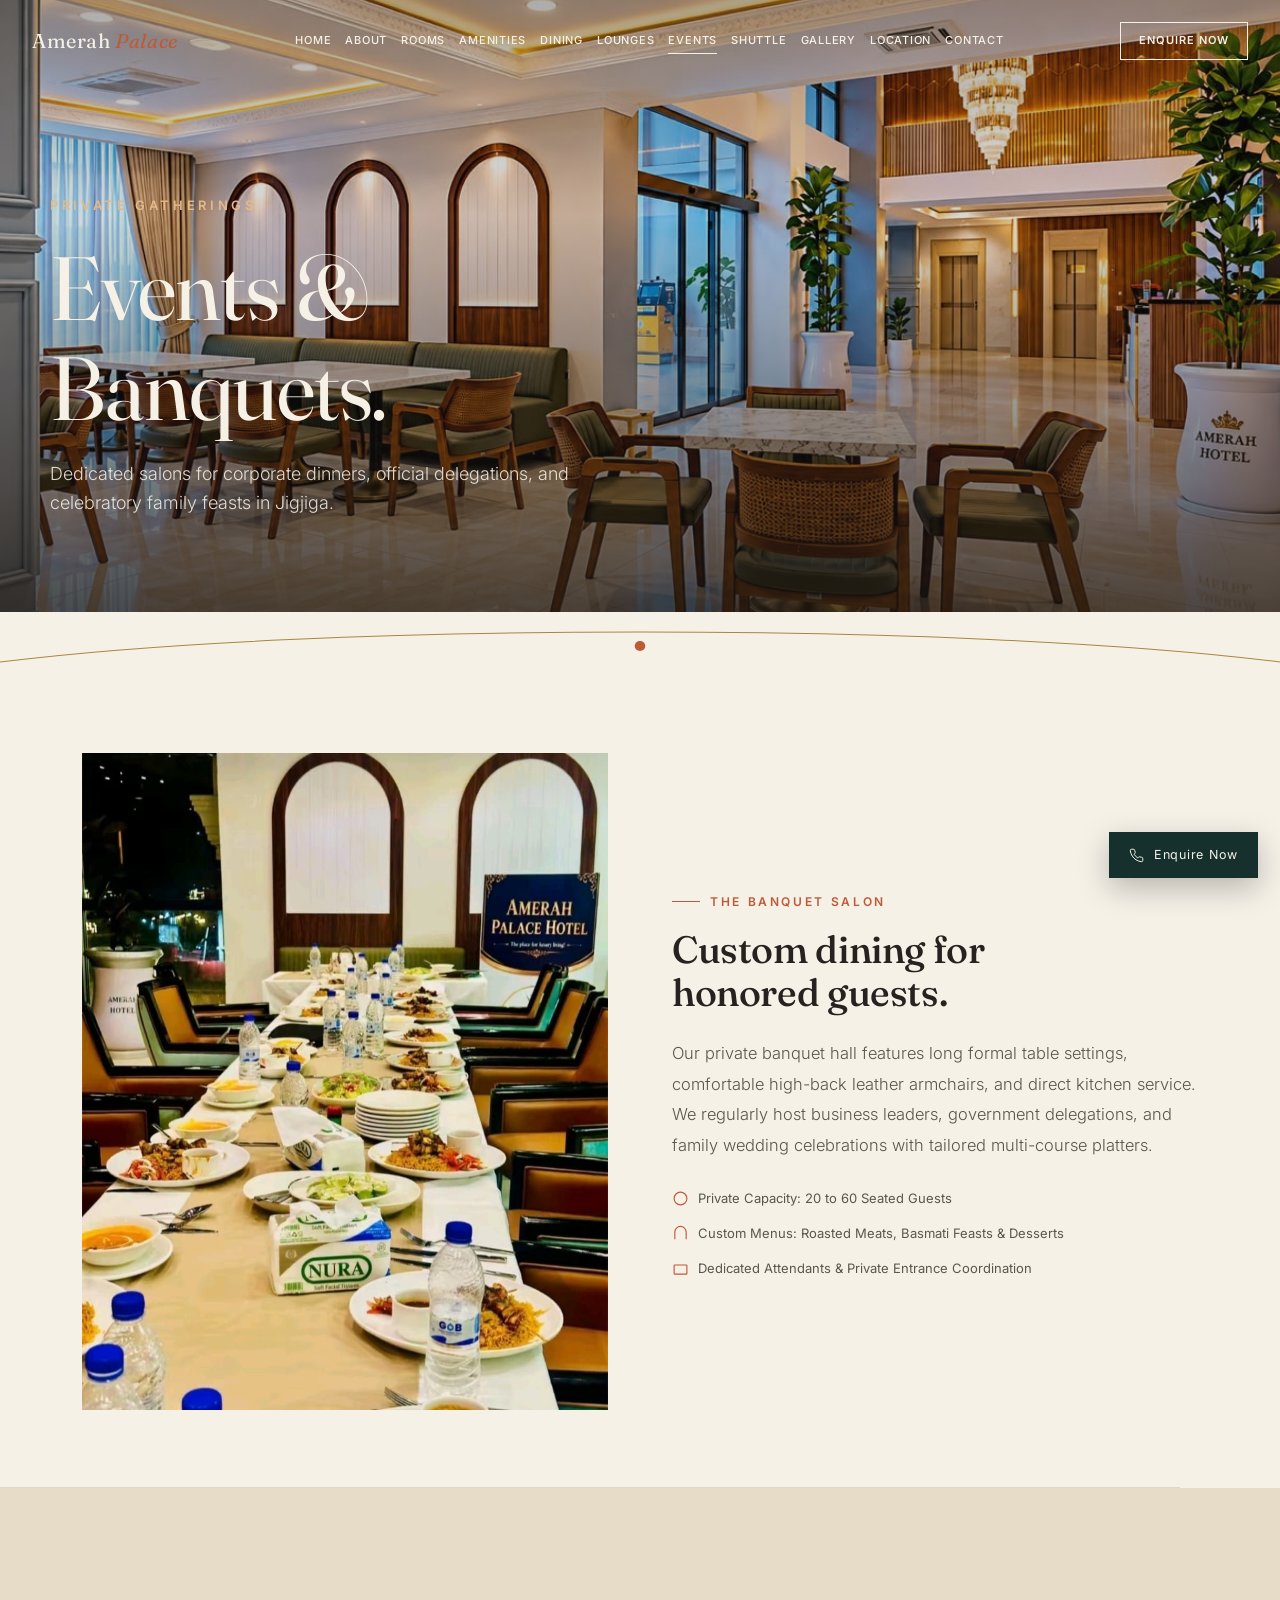
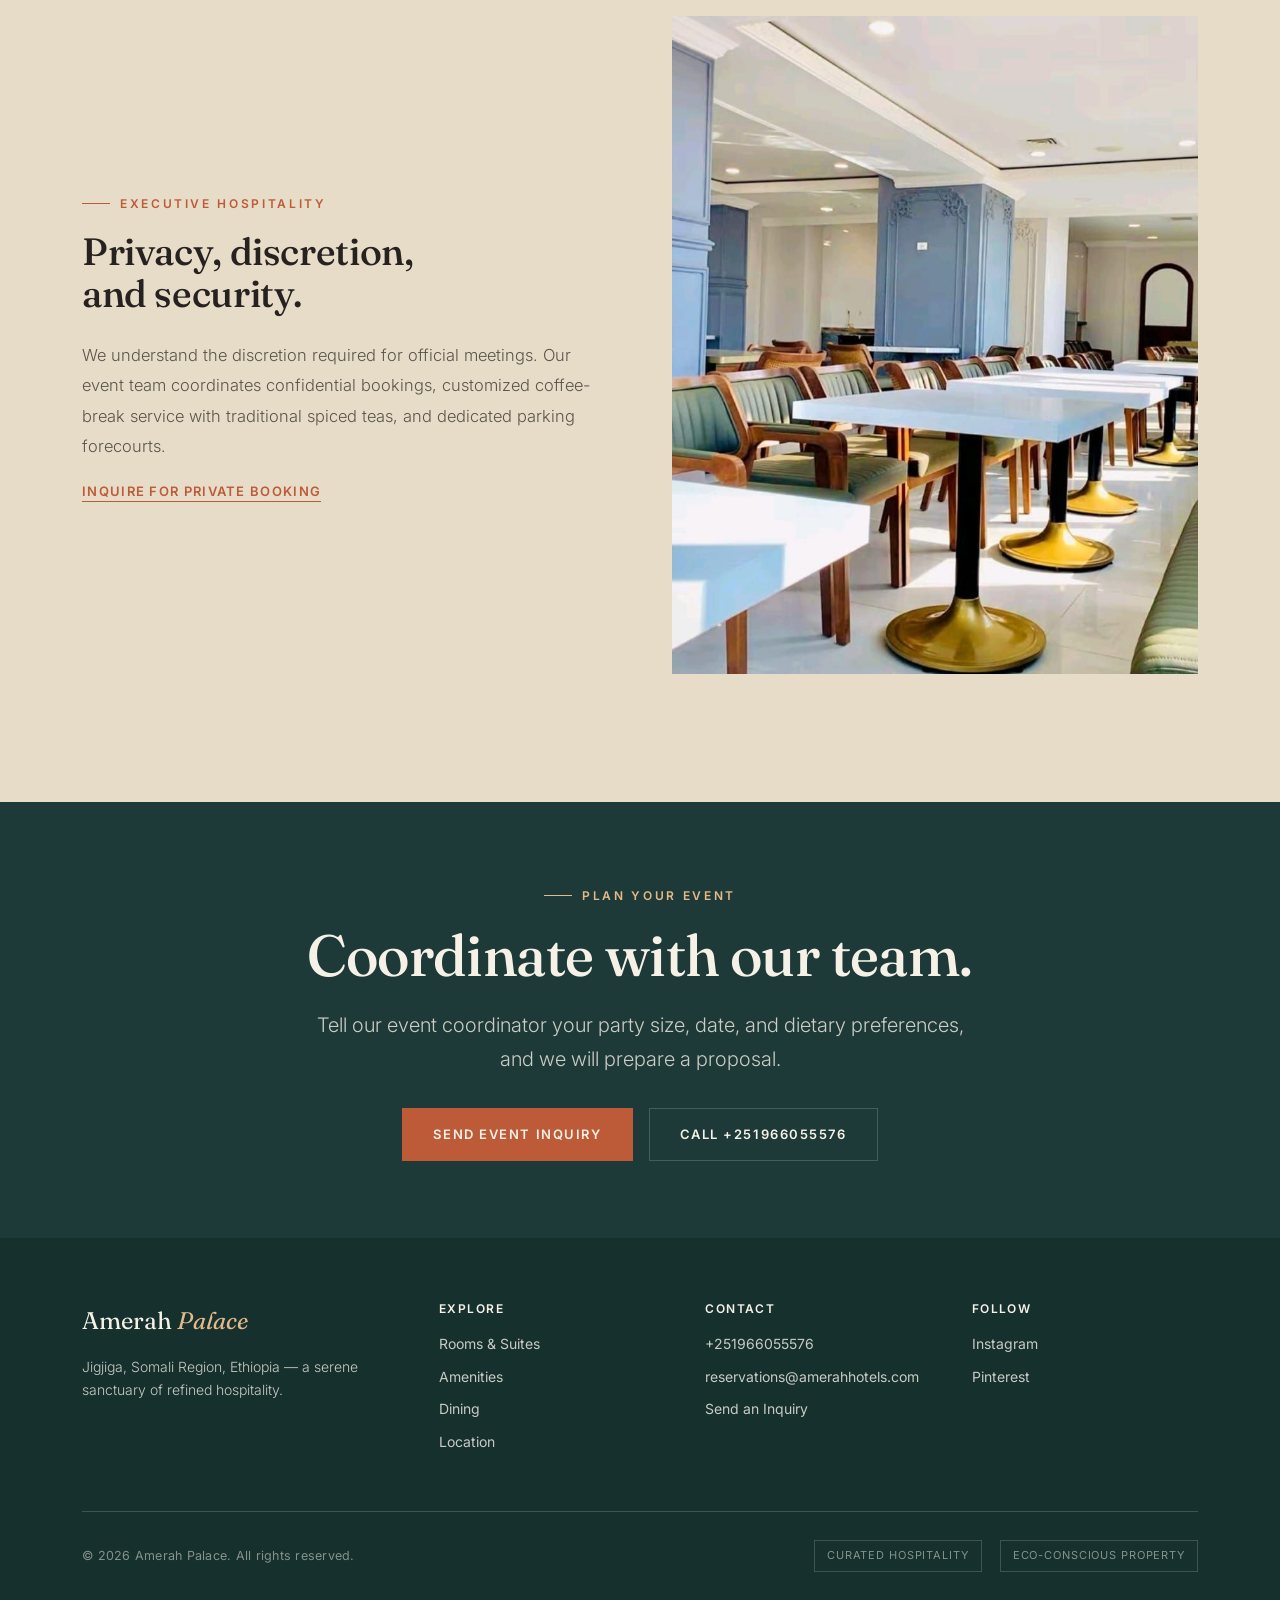
<file: events.html>
<!DOCTYPE html>
<html lang="en">

<head>
  <meta charset="UTF-8">
  <meta name="viewport" content="width=device-width, initial-scale=1.0">
  <title>Events &amp; Private Banquets — Amerah Palace Hotel</title>
  <meta name="description"
    content="Host private banquets, diplomatic delegations, and executive meetings at Amerah Palace in Jigjiga. Tailored multi-course menus and dedicated service.">
  <link rel="preconnect" href="https://fonts.googleapis.com">
  <link rel="stylesheet" href="css/style.css">
  <!-- Favicon -->
  <link rel="icon" type="image/jpeg" href="images/amerah_hotel_logo.jpeg">
  <link rel="apple-touch-icon" href="images/amerah_hotel_logo.jpeg">
</head>

<body>
  <!-- ============ MASTER UNIFIED HEADER ============ -->
  <header class="site-header">
    <div class="wrap">
      <a href="/" class="logo">Amerah <em>Palace</em></a>
      <nav class="nav-links">
        <a href="/">Home</a>
        <a href="about">About</a>
        <a href="rooms">Rooms</a>
        <a href="amenities">Amenities</a>
        <a href="dining">Dining</a>
        <a href="lounges">Lounges</a>
        <a href="events" class="active">Events</a>
        <a href="shuttle">Shuttle</a>
        <a href="gallery">Gallery</a>
        <a href="location">Location</a>
        <a href="contact">Contact</a>
      </nav>
      <a href="https://www.booking.com/hotel/et/amerah-palace.html?aid=304142&label=gen173nr-10CAsoR0INYW1lcmFoLXBhbGFjZUgzWARoR4gBAZgBM7gBGcgBDNgBA-gBAfgBAYgCAagCAbgC6py-1gbAAgHSAiRkNmNjMjNjMS0wMDY2LTQ1MzQtODYxYi0yOTBkNTdhMjE2ZTnYAgHgAgE&sid=c2cd31d2180ebae00088815648988069&all_sr_blocks=1745633201_445961990_2_1_0&checkin=2026-10-15&checkout=2026-10-17&dist=0&group_adults=2&group_children=0&hapos=1&highlighted_blocks=1745633201_445961990_2_1_0&hpos=1&matching_block_id=1745633201_445961990_2_1_0&no_rooms=2&req_adults=2&req_children=0&room1=A&room2=A&sb_price_type=total&sr_order=distance_from_search&sr_pri_blocks=1745633201_445961990_2_1_0__12000&srepoch=1791987409&srpvid=325007855c52cac39795e6046ac92095&type=total&ucfs=1&"
        class="nav-cta">Enquire Now</a>
      <button class="nav-toggle" aria-label="Open menu">
        <svg viewBox="0 0 24 24" fill="none" stroke="currentColor" stroke-width="1.4">
          <line x1="3" y1="7" x2="21" y2="7" />
          <line x1="3" y1="12" x2="21" y2="12" />
          <line x1="3" y1="17" x2="21" y2="17" />
        </svg>
      </button>
    </div>
  </header>

  <!-- ============ MOBILE NAV DRAWER ============ -->
  <div class="mobile-nav">
    <button class="mobile-nav-close" aria-label="Close menu">
      <svg viewBox="0 0 24 24" fill="none" stroke="currentColor" stroke-width="1.4">
        <line x1="5" y1="5" x2="19" y2="19" />
        <line x1="19" y1="5" x2="5" y2="19" />
      </svg>
    </button>
    <a href="/">Home</a>
    <a href="about">About</a>
    <a href="rooms">Rooms</a>
    <a href="amenities">Amenities</a>
    <a href="dining">Dining</a>
    <a href="lounges">Lounges</a>
    <a href="events">Events</a>
    <a href="shuttle">Shuttle</a>
    <a href="gallery">Gallery</a>
    <a href="location">Location</a>
    <a href="contact">Contact</a>
    <a href="https://www.booking.com/hotel/et/amerah-palace.html" target="_blank" rel="noopener noreferrer"
      style="color:var(--terracotta);">Reservation (Booking.com)</a>
    <div class="mobile-nav-contact">+251966055576 &nbsp;·&nbsp; reservations@amerahhotels.com</div>
  </div>
  <section class="page-hero">
    <div class="hero-bg" style="background-image:url('images/amenties.jpeg');"></div>
    <div class="hero-scrim"></div>
    <div class="hero-content">
      <div class="wrap">
        <div class="hero-kicker">Private Gatherings</div>
        <h1 class="display-1">Events &amp;<br>Banquets.</h1>
        <p class="hero-sub">Dedicated salons for corporate dinners, official delegations, and celebratory family feasts
          in Jigjiga.</p>
      </div>
    </div>
  </section>

  <div class="sunline-wrap">
    <svg class="sunline" viewBox="0 0 1200 64" preserveAspectRatio="none">
      <path d="M0,50 C300,10 900,10 1200,50" fill="none" stroke-width="1" />
      <circle cx="600" cy="34" r="5" />
    </svg>
  </div>

  <!-- ============ BANQUET ROOM ============ -->
  <section class="section-sm">
    <div class="wrap">
      <div class="grid-2">
        <div class="img-card reveal" style="aspect-ratio:4/5;">
          <img src="images/dining-private-banquet.jpg" alt="Amerah Palace formal banquet table with traditional feast">
        </div>
        <div class="reveal">
          <div class="eyebrow">The Banquet Salon</div>
          <h2 class="display-3">Custom dining for<br>honored guests.</h2>
          <p class="body-text mt-24">Our private banquet hall features long formal table settings, comfortable high-back
            leather armchairs, and direct kitchen service. We regularly host business leaders, government delegations,
            and family wedding celebrations with tailored multi-course platters.</p>
          <div class="icon-row" style="flex-direction:column; align-items:flex-start; gap:14px; margin-top:28px;">
            <div class="item"><svg viewBox="0 0 24 24" fill="none" stroke-width="1.6">
                <circle cx="12" cy="12" r="9" />
              </svg>Private Capacity: 20 to 60 Seated Guests</div>
            <div class="item"><svg viewBox="0 0 24 24" fill="none" stroke-width="1.6">
                <path d="M4 20V10a8 8 0 0 1 16 0v10" />
              </svg>Custom Menus: Roasted Meats, Basmati Feasts &amp; Desserts</div>
            <div class="item"><svg viewBox="0 0 24 24" fill="none" stroke-width="1.6">
                <rect x="3" y="7" width="18" height="13" rx="1" />
              </svg>Dedicated Attendants &amp; Private Entrance Coordination</div>
          </div>
        </div>
      </div>
    </div>
  </section>

  <hr class="hairline wrap">

  <!-- ============ EXECUTIVE GATHERINGS ============ -->
  <section class="section sand">
    <div class="wrap">
      <div class="grid-2">
        <div class="reveal">
          <div class="eyebrow">Executive Hospitality</div>
          <h2 class="display-3">Privacy, discretion,<br>and security.</h2>
          <p class="body-text mt-24">We understand the discretion required for official meetings. Our event team
            coordinates confidential bookings, customized coffee-break service with traditional spiced teas, and
            dedicated parking forecourts.</p>
          <a href="contact.html" class="btn-ghost mt-24">Inquire for Private Booking</a>
        </div>
        <div class="img-card reveal" style="aspect-ratio:4/5;">
          <img src="images/dining-main-hall.jpg" alt="Main hall event setup at Amerah Palace">
        </div>
      </div>
    </div>
  </section>

  <!-- ============ CTA BAND ============ -->
  <section class="cta-band">
    <div class="wrap">
      <div class="eyebrow on-dark" style="justify-content:center;">Plan Your Event</div>
      <h2 class="display-2">Coordinate with our team.</h2>
      <p class="lede center" style="color:rgba(246,241,231,0.8); margin:0 auto;">Tell our event coordinator your party
        size, date, and dietary preferences, and we will prepare a proposal.</p>
      <div class="cta-buttons">
        <a href="contact.html" class="btn btn-primary">Send Event Inquiry</a>
        <a href="tel:+251948831748" class="btn-outline on-dark btn">Call +251966055576 </a>
      </div>
    </div>
  </section>

  <footer class="site-footer">
    <div class="wrap">
      <div class="footer-top">
        <div>
          <div class="footer-logo">Amerah <em>Palace</em></div>
          <p style="font-size:14px; max-width:32ch; font-weight:300;">Jigjiga, Somali Region, Ethiopia — a
            serene sanctuary of refined hospitality.</p>
        </div>
        <div>
          <h4>Explore</h4>
          <ul>
            <li><a href="rooms">Rooms &amp; Suites</a></li>
            <li><a href="amenities">Amenities</a></li>
            <li><a href="dining">Dining</a></li>
            <li><a href="location">Location</a></li>
          </ul>
        </div>
        <div>
          <h4>Contact</h4>
          <ul>
            <li><a href="tel:++251966055576 ">+251966055576 </a></li>
            <li><a href="mailto:reservations@amerahhotels.com">reservations@amerahhotels.com</a></li>
            <li><a href="contact">Send an Inquiry</a></li>
          </ul>
        </div>
        <div>
          <h4>Follow</h4>
          <ul>
            <li><a href="#">Instagram</a></li>
            <li><a href="#">Pinterest</a></li>
          </ul>
        </div>
      </div>
      <div class="footer-bottom">
        <span>© 2026 Amerah Palace. All rights reserved.</span>
        <div class="footer-badges">
          <span>Curated Hospitality</span>
          <span>Eco-Conscious Property</span>
        </div>
      </div>
    </div>
  </footer>
  <!-- ============ STICKY CONTACT ============ -->
  <a href="https://www.booking.com/hotel/et/amerah-palace.html" class="sticky-contact">
    <svg viewBox="0 0 24 24" fill="none" stroke="currentColor" stroke-width="1.6">
      <path
        d="M22 16.92v3a2 2 0 0 1-2.18 2 19.79 19.79 0 0 1-8.63-3.07 19.5 19.5 0 0 1-6-6 19.79 19.79 0 0 1-3.07-8.67A2 2 0 0 1 4.11 2h3a2 2 0 0 1 2 1.72c.127.96.361 1.903.7 2.81a2 2 0 0 1-.45 2.11L8.09 9.91a16 16 0 0 0 6 6l1.27-1.27a2 2 0 0 1 2.11-.45c.907.339 1.85.573 2.81.7A2 2 0 0 1 22 16.92z" />
    </svg>
    <span class="full">Enquire Now</span>
  </a>

  <script src="js/main.js"></script>
</body>

</html>
</file>
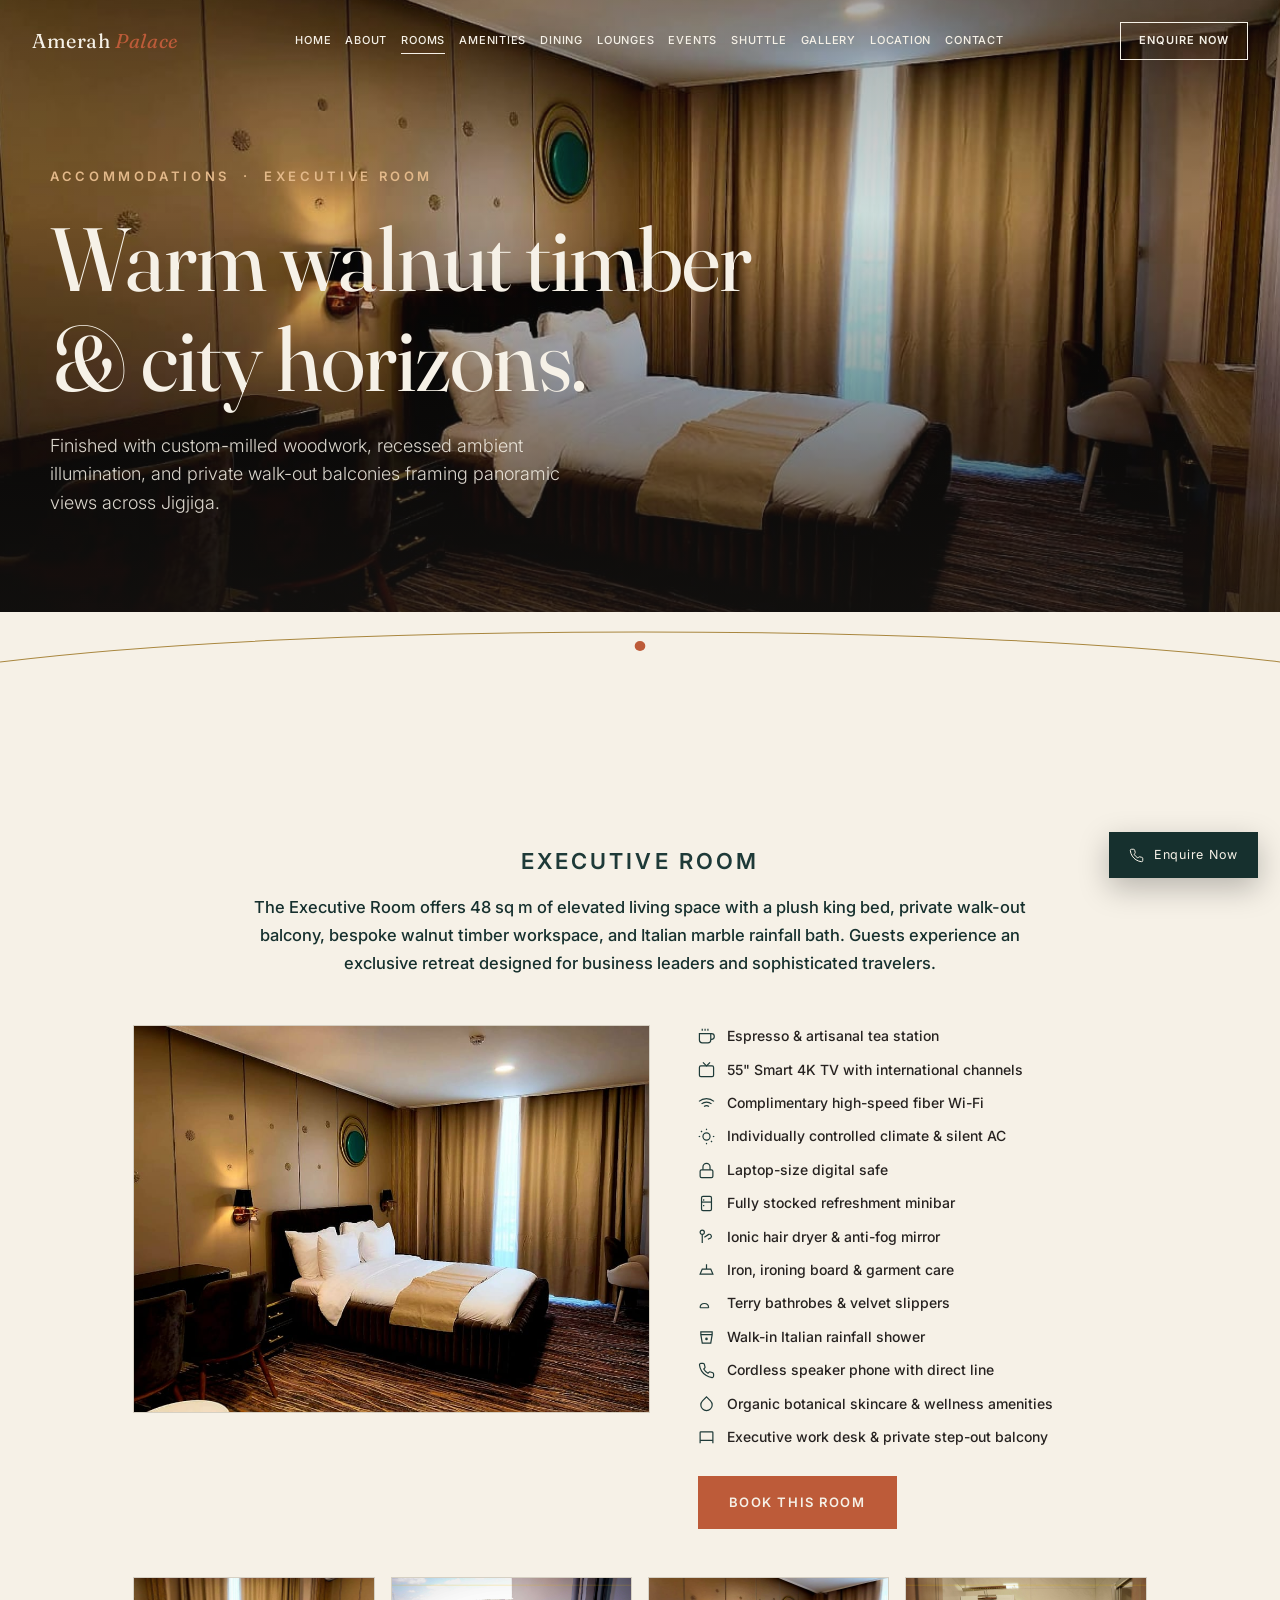
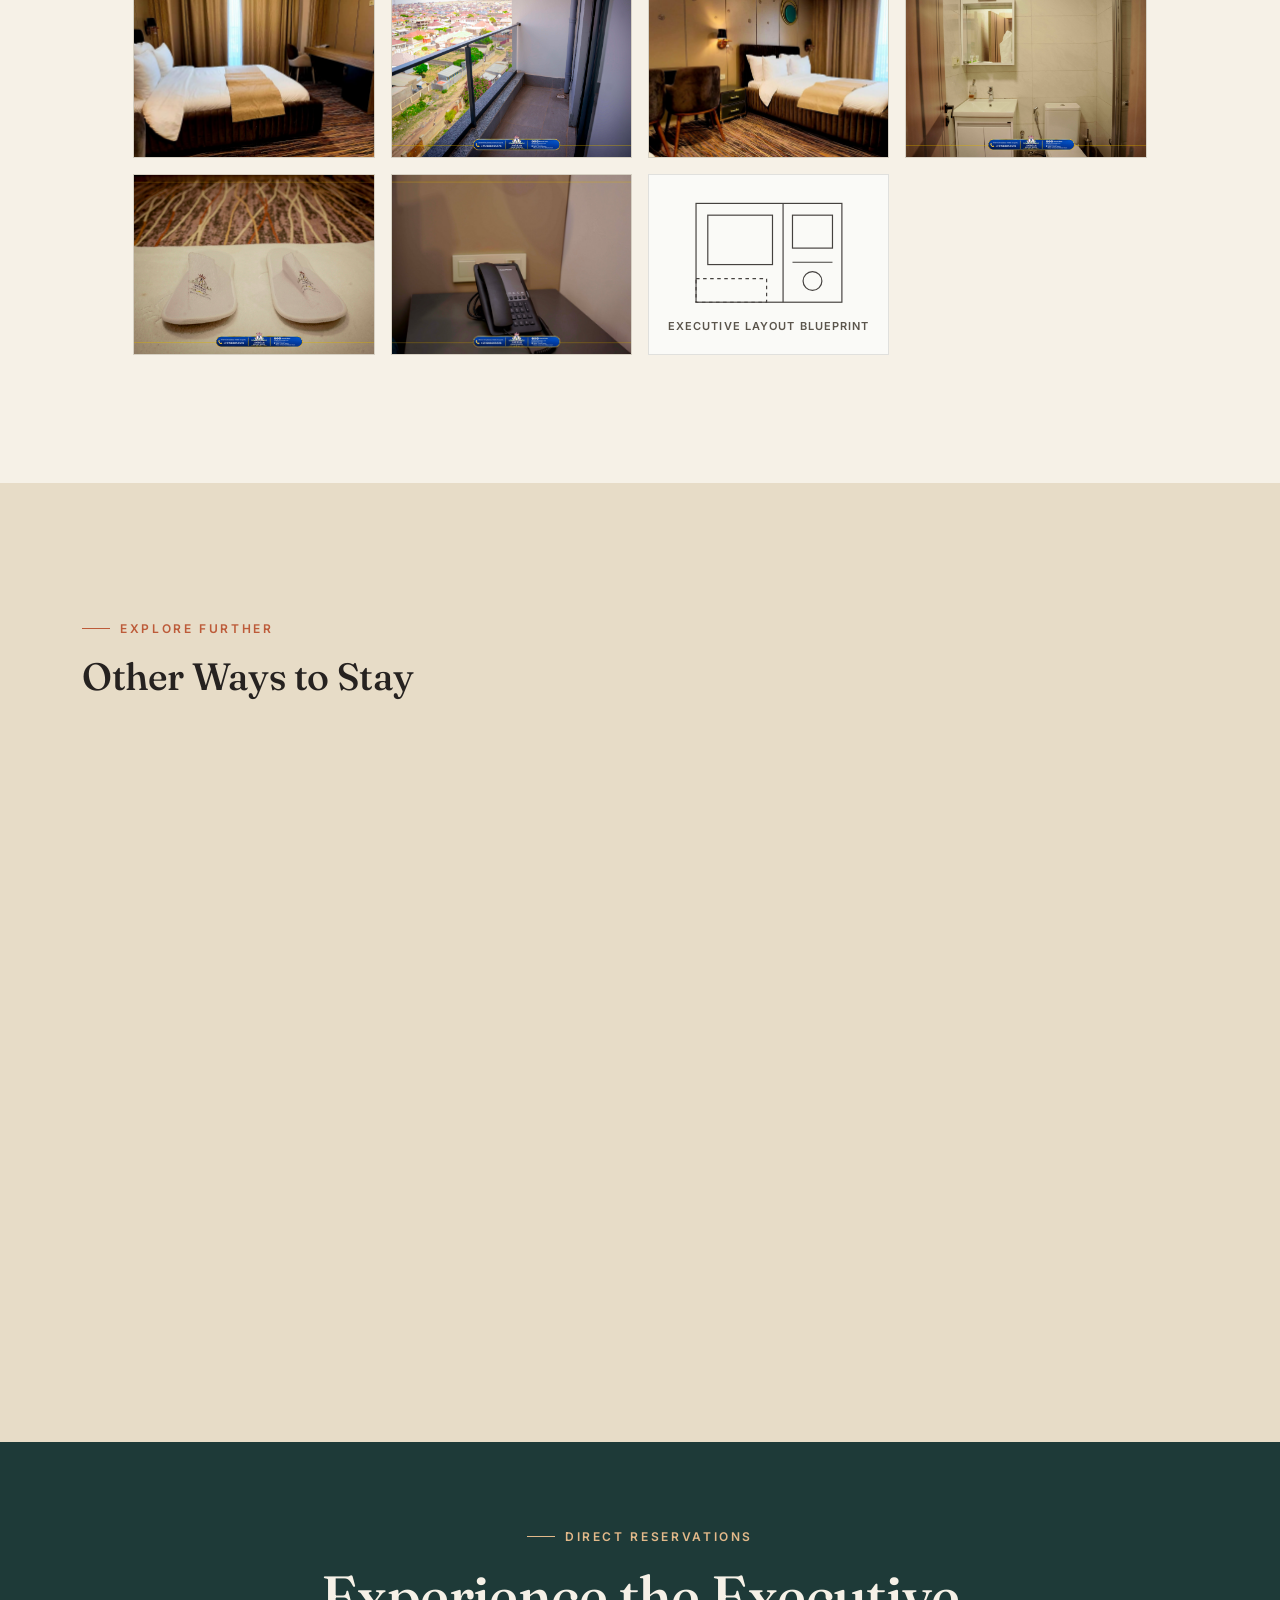
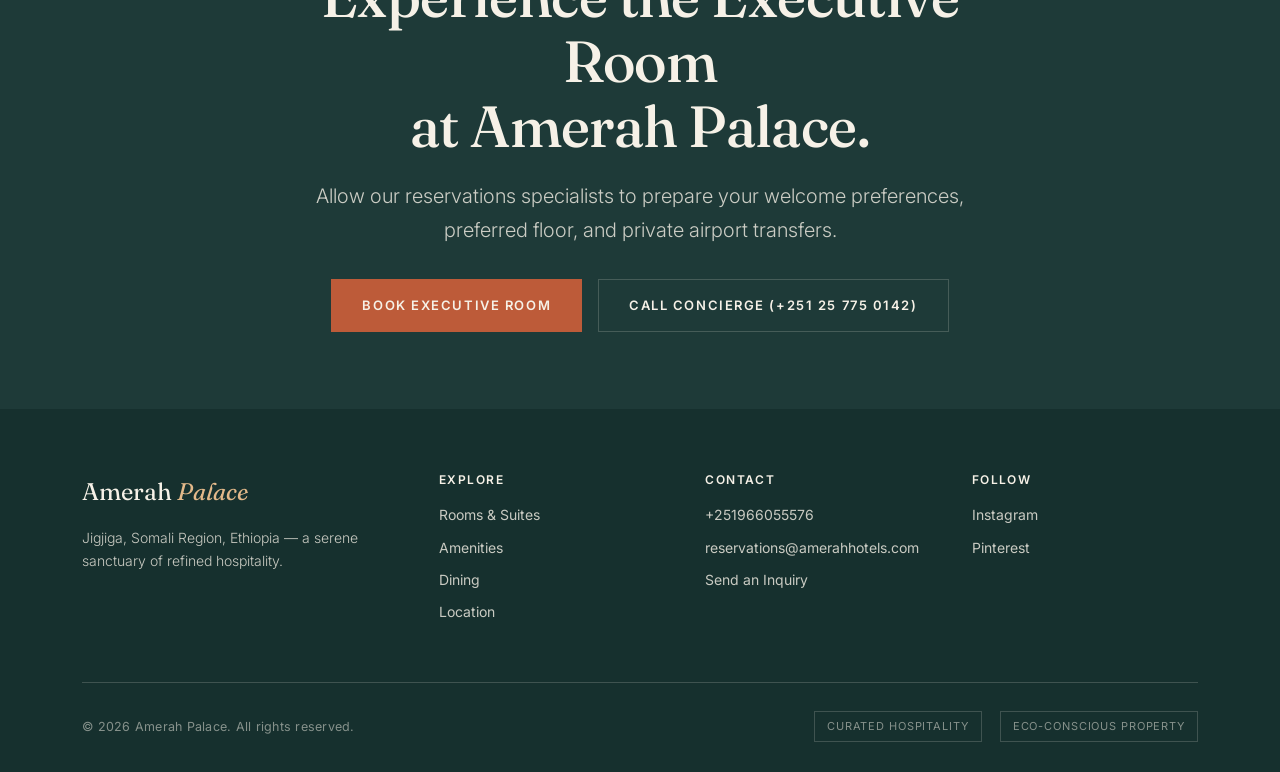
<file: executive-rooms.html>
<!DOCTYPE html>
<html lang="en">

<head>
    <meta charset="UTF-8">
    <meta name="viewport" content="width=device-width, initial-scale=1.0">
    <title>Executive Rooms — Amerah Palace</title>
    <meta name="description"
        content="The Executive Rooms at Amerah Palace in Jigjiga. Featuring private balconies, panoramic city horizons, warm walnut timber, and king bedding.">
    <link rel="stylesheet" href="css/style.css">
    <link rel="icon" type="image/jpeg" href="images/amerah_hotel_logo.jpeg">
    <link rel="apple-touch-icon" href="images/amerah_hotel_logo.jpeg">

    <style>
        .room-feature-box {
            padding: clamp(28px, 4vw, 56px);
            margin-top: 40px;
        }

        .room-title-center {
            text-align: center;
            color: var(--teal);
            letter-spacing: 0.14em;
            text-transform: uppercase;
            font-size: 22px;
            font-weight: 600;
            margin-bottom: 14px;
        }

        .room-lead-center {
            max-width: 820px;
            margin: 0 auto 48px;
            text-align: center;
            font-size: 16.5px;
            color: var(--teal-deep);
            font-weight: 500;
            line-height: 1.7;
        }

        .showcase-layout {
            display: grid;
            grid-template-columns: 1.15fr 1fr;
            gap: 48px;
            align-items: start;
        }

        .showcase-main-img {
            position: relative;
            border: 1px solid var(--line);
            overflow: hidden;
            aspect-ratio: 4/3;
            background: var(--ivory-dim);
        }

        .showcase-main-img img {
            width: 100%;
            height: 100%;
            object-fit: cover;
        }

        .amenity-checklist {
            list-style: none;
            padding: 0;
            margin: 0 0 28px;
            display: flex;
            flex-direction: column;
            gap: 11px;
        }

        .amenity-checklist li {
            display: flex;
            align-items: center;
            gap: 12px;
            font-size: 14px;
            font-weight: 500;
            color: var(--ink);
        }

        .amenity-checklist svg {
            width: 17px;
            height: 17px;
            flex-shrink: 0;
            stroke: var(--teal);
            fill: none;
            stroke-width: 1.7;
        }

        .price-action-strip {
            display: flex;
            align-items: center;
            gap: 16px;
            flex-wrap: wrap;
            margin-top: 10px;
        }

        .rate-badge {
            display: inline-flex;
            align-items: center;
            justify-content: center;
            background: var(--teal);
            color: var(--ivory);
            font-family: var(--f-display);
            font-size: 19px;
            font-weight: 500;
            padding: 10px 24px;
            letter-spacing: 0.04em;
        }

        .photo-grid-12 {
            display: grid;
            grid-template-columns: repeat(4, 1fr);
            gap: 16px;
            margin-top: 48px;
        }

        .photo-thumb {
            aspect-ratio: 4/3;
            overflow: hidden;
            border: 1px solid var(--line);
            background: var(--ivory-dim);
            position: relative;
        }

        .photo-thumb img {
            width: 100%;
            height: 100%;
            object-fit: cover;
            transition: transform .6s ease;
        }

        .photo-thumb:hover img {
            transform: scale(1.06);
        }

        .blueprint-thumb {
            display: flex;
            flex-direction: column;
            align-items: center;
            justify-content: center;
            background: #FAFAF7;
            padding: 16px;
            text-align: center;
        }

        .blueprint-thumb svg {
            width: 80%;
            height: 80%;
            stroke: var(--ink-soft);
            stroke-width: 1;
            opacity: 0.85;
        }

        .blueprint-label {
            font-size: 11px;
            letter-spacing: 0.1em;
            text-transform: uppercase;
            color: var(--ink-soft);
            margin-top: 6px;
            font-weight: 600;
        }

        @media (max-width: 960px) {
            .showcase-layout {
                grid-template-columns: 1fr;
                gap: 32px;
            }

            .photo-grid-12 {
                grid-template-columns: repeat(2, 1fr);
            }
        }

        @media (max-width: 540px) {
            .photo-grid-12 {
                grid-template-columns: 1fr;
            }
        }
    </style>
</head>

<body>
    <!-- ============ HEADER ============ -->
    <header class="site-header">
        <div class="wrap">
            <a href="/" class="logo">Amerah <em>Palace</em></a>
            <nav class="nav-links">
                <a href="/">Home</a>
                <a href="about">About</a>
                <a href="rooms" class="active">Rooms</a>
                <a href="amenities">Amenities</a>
                <a href="dining">Dining</a>
                <a href="lounges">Lounges</a>
                <a href="events">Events</a>
                <a href="shuttle">Shuttle</a>
                <a href="gallery">Gallery</a>
                <a href="location">Location</a>
                <a href="contact">Contact</a>
            </nav>
            <a href="https://www.booking.com/hotel/et/amerah-palace.html" class="nav-cta">Enquire Now</a>
            <button class="nav-toggle" aria-label="Open menu">
                <svg viewBox="0 0 24 24" fill="none" stroke="currentColor" stroke-width="1.4">
                    <line x1="3" y1="7" x2="21" y2="7" />
                    <line x1="3" y1="12" x2="21" y2="12" />
                    <line x1="3" y1="17" x2="21" y2="17" />
                </svg>
            </button>
        </div>
    </header>

    <!-- ============ MOBILE NAV DRAWER ============ -->
    <div class="mobile-nav">
        <button class="mobile-nav-close" aria-label="Close menu">
            <svg viewBox="0 0 24 24" fill="none" stroke="currentColor" stroke-width="1.4">
                <line x1="5" y1="5" x2="19" y2="19" />
                <line x1="19" y1="5" x2="5" y2="19" />
            </svg>
        </button>
        <a href="/">Home</a>
        <a href="about">About</a>
        <a href="rooms">Rooms</a>
        <a href="amenities">Amenities</a>
        <a href="dining">Dining</a>
        <a href="lounges">Lounges</a>
        <a href="events">Events</a>
        <a href="shuttle">Shuttle</a>
        <a href="gallery">Gallery</a>
        <a href="location">Location</a>
        <a href="contact">Contact</a>
        <a href="https://www.booking.com/hotel/et/amerah-palace.html" target="_blank" rel="noopener noreferrer"
            style="color:var(--terracotta);">Reservation (Booking.com)</a>
        <div class="mobile-nav-contact">+251966055576 &nbsp;·&nbsp; reservations@amerahhotels.com</div>
    </div>

    <!-- ============ PAGE HERO ============ -->
    <section class="page-hero">
        <div class="hero-bg" style="background-image:url('images/whatsapp1.jpeg');"></div>
        <div class="hero-scrim"></div>
        <div class="hero-content">
            <div class="wrap">
                <div class="hero-kicker">Accommodations &nbsp;·&nbsp; Executive Room</div>
                <h1 class="display-1">Warm walnut timber<br>&amp; city horizons.</h1>
                <p class="hero-sub">Finished with custom-milled woodwork, recessed ambient illumination, and private
                    walk-out balconies framing panoramic views across Jigjiga.</p>
            </div>
        </div>
    </section>

    <div class="sunline-wrap">
        <svg class="sunline" viewBox="0 0 1200 64" preserveAspectRatio="none">
            <path d="M0,50 C300,10 900,10 1200,50" fill="none" stroke-width="1" />
            <circle cx="600" cy="34" r="5" />
        </svg>
    </div>

    <!-- ============ ROOM SHOWCASE & AMENITY CHECKLIST ============ -->
    <section class="section-sm">
        <div class="wrap">
            <div class="room-feature-box reveal">
                <div class="room-title-center">EXECUTIVE ROOM</div>
                <p class="room-lead-center">
                    The Executive Room offers 48 sq m of elevated living space with a plush king bed, private walk-out
                    balcony, bespoke walnut timber workspace, and Italian marble rainfall bath. Guests experience an
                    exclusive retreat designed for business leaders and sophisticated travelers.
                </p>

                <div class="showcase-layout">
                    <!-- Featured Main Image -->
                    <div class="showcase-main-img">
                        <img src="images/whatsapp1.jpeg" alt="Amerah Palace Executive Room main view">
                    </div>

                    <!-- Amenity Checklist + Rate -->
                    <div>
                        <ul class="amenity-checklist">
                            <li>
                                <svg viewBox="0 0 24 24">
                                    <path d="M18 8h1a4 4 0 0 1 0 8h-1M2 8h16v9a4 4 0 0 1-4 4H6a4 4 0 0 1-4-4V8z" />
                                    <line x1="6" y1="1" x2="6" y2="4" />
                                    <line x1="10" y1="1" x2="10" y2="4" />
                                    <line x1="14" y1="1" x2="14" y2="4" />
                                </svg>
                                Espresso &amp; artisanal tea station
                            </li>
                            <li>
                                <svg viewBox="0 0 24 24">
                                    <rect x="2" y="7" width="20" height="15" rx="2" />
                                    <polyline points="17 2 12 7 7 2" />
                                </svg>
                                55" Smart 4K TV with international channels
                            </li>
                            <li>
                                <svg viewBox="0 0 24 24">
                                    <path
                                        d="M5 12.55a11 11 0 0 1 14.08 0M1.42 9a16 16 0 0 1 21.16 0M8.53 16.11a6 6 0 0 1 6.95 0M12 20h.01" />
                                </svg>
                                Complimentary high-speed fiber Wi-Fi
                            </li>
                            <li>
                                <svg viewBox="0 0 24 24">
                                    <circle cx="12" cy="12" r="5" />
                                    <line x1="12" y1="1" x2="12" y2="3" />
                                    <line x1="12" y1="21" x2="12" y2="23" />
                                    <line x1="4.22" y1="4.22" x2="5.64" y2="5.64" />
                                    <line x1="18.36" y1="18.36" x2="19.78" y2="19.78" />
                                    <line x1="1" y1="12" x2="3" y2="12" />
                                    <line x1="21" y1="12" x2="23" y2="12" />
                                </svg>
                                Individually controlled climate &amp; silent AC
                            </li>
                            <li>
                                <svg viewBox="0 0 24 24">
                                    <rect x="3" y="11" width="18" height="11" rx="2" />
                                    <path d="M7 11V7a5 5 0 0 1 10 0v4" />
                                </svg>
                                Laptop-size digital safe
                            </li>
                            <li>
                                <svg viewBox="0 0 24 24">
                                    <rect x="5" y="2" width="14" height="20" rx="2" />
                                    <line x1="5" y1="10" x2="19" y2="10" />
                                    <line x1="8" y1="6" x2="8" y2="8" />
                                    <line x1="8" y1="14" x2="8" y2="16" />
                                </svg>
                                Fully stocked refreshment minibar
                            </li>
                            <li>
                                <svg viewBox="0 0 24 24">
                                    <circle cx="6" cy="6" r="3" />
                                    <path d="M6 9v12M9 13l6-4a3 3 0 0 1 3 5l-4 2" />
                                </svg>
                                Ionic hair dryer &amp; anti-fog mirror
                            </li>
                            <li>
                                <svg viewBox="0 0 24 24">
                                    <path d="M3 17h18l-3-7H6l-3 7zM12 3v7" />
                                </svg>
                                Iron, ironing board &amp; garment care
                            </li>
                            <li>
                                <svg viewBox="0 0 24 24">
                                    <path d="M3 18c0-3 2-6 6-6s6 3 6 6M3 18h12" />
                                </svg>
                                Terry bathrobes &amp; velvet slippers
                            </li>
                            <li>
                                <svg viewBox="0 0 24 24">
                                    <path d="M4 4h16v4H4zM4 8l2 12h12l2-12" />
                                    <circle cx="12" cy="14" r="1" />
                                </svg>
                                Walk-in Italian rainfall shower
                            </li>
                            <li>
                                <svg viewBox="0 0 24 24">
                                    <path
                                        d="M22 16.92v3a2 2 0 0 1-2.18 2 19.79 19.79 0 0 1-8.63-3.07 19.5 19.5 0 0 1-6-6 19.79 19.79 0 0 1-3.07-8.67A2 2 0 0 1 4.11 2h3a2 2 0 0 1 2 1.72c.127.96.361 1.903.7 2.81a2 2 0 0 1-.45 2.11L8.09 9.91a16 16 0 0 0 6 6l1.27-1.27a2 2 0 0 1 2.11-.45c.907.339 1.85.573 2.81.7A2 2 0 0 1 22 16.92z" />
                                </svg>
                                Cordless speaker phone with direct line
                            </li>
                            <li>
                                <svg viewBox="0 0 24 24">
                                    <path d="M12 2.69l5.66 5.66a8 8 0 1 1-11.31 0z" />
                                </svg>
                                Organic botanical skincare &amp; wellness amenities
                            </li>
                            <li>
                                <svg viewBox="0 0 24 24">
                                    <rect x="3" y="4" width="18" height="12" rx="1" />
                                    <line x1="3" y1="16" x2="3" y2="20" />
                                    <line x1="21" y1="16" x2="21" y2="20" />
                                </svg>
                                Executive work desk &amp; private step-out balcony
                            </li>
                        </ul>

                        <div class="price-action-strip">
                            <!-- <div class="rate-badge">$135 / night</div> -->
                            <a href="https://www.booking.com/hotel/et/amerah-palace.html" class="btn btn-primary">Book
                                This Room</a>
                        </div>
                    </div>
                </div>

                <!-- ============ 12-IMAGE PHOTO & FLOOR PLAN GRID ============ -->
                <div class="photo-grid-12">
                    <div class="photo-thumb"><img src="images/whatsapp2.jpeg" alt="Executive Room Bed overview">
                    </div>
                    <div class="photo-thumb"><img src="images/DSC07996.jpg.jpeg" alt="Balcony perspective at dusk">
                    </div>
                    <div class="photo-thumb"><img src="images/whatsapp4.jpeg" alt="Executive desk and lounge chair">
                    </div>
                    <div class="photo-thumb"><img src="images/DSC08074.jpg.jpeg" alt="Headboard and lighting finish">
                    </div>
                    <div class="photo-thumb"><img src="images/DSC08081.jpg.jpeg"
                            alt="Bathroom vanity with stone finish"></div>
                    <div class="photo-thumb"><img src="images/DSC08050.jpg.jpeg" alt="Bedroom daytime natural light">
                    </div>
                    <!-- <div class="photo-thumb"><img src="images/standard_view_2.jpg" alt="Bedside controls and table">
                    </div>
                    <div class="photo-thumb"><img src="images/view-city-night.jpeg" alt="Night panorama from balcony">
                    </div>
                    <div class="photo-thumb"><img src="images/room-luxury-bathroom.jpeg"
                            alt="Rainfall shower glass stall"></div>
                    <div class="photo-thumb"><img src="images/DSC07956.jpg.jpeg"
                            alt="Entry corridor and closet"></div>
                    <div class="photo-thumb"><img src="images/standard_view_5.jpg" alt="Executive lounge corner"></div> -->
                    <!-- Architectural Floor Plan Thumbnail -->
                    <div class="photo-thumb blueprint-thumb">
                        <svg viewBox="0 0 140 100" fill="none">
                            <rect x="8" y="8" width="124" height="84" stroke="currentColor" />
                            <rect x="18" y="18" width="55" height="42" stroke="currentColor" />
                            <line x1="82" y1="8" x2="82" y2="92" stroke="currentColor" />
                            <rect x="90" y="18" width="34" height="28" stroke="currentColor" />
                            <line x1="90" y1="58" x2="124" y2="58" stroke="currentColor" />
                            <circle cx="107" cy="74" r="8" stroke="currentColor" />
                            <rect x="8" y="72" width="60" height="20" stroke="currentColor" stroke-dasharray="3 3" />
                        </svg>
                        <span class="blueprint-label">Executive Layout Blueprint</span>
                    </div>
                </div>

            </div>
        </div>
    </section>

    <!-- ============ CROSS-SELL ROOMS ============ -->
    <section class="section sand">
        <div class="wrap">
            <div class="eyebrow">Explore Further</div>
            <h2 class="display-3">Other Ways to Stay</h2>
            <div class="grid-3 mt-48">
                <div class="feature-card reveal">
                    <div class="img-card"><img src="images/DSC08064.jpg.jpeg" alt="Standard Room at Amerah Palace">
                    </div>
                    <h3>Standard Room</h3>
                    <p>36m² · Queen Bed · Calming Ambiance</p>
                    <a href="standard-rooms" class="btn-ghost">View Standard Room</a>
                </div>
                <div class="feature-card reveal">
                    <div class="img-card"><img src="images/suit.jpeg" alt="Executive Room at Amerah Palace">
                    </div>
                    <h3>Executive Room</h3>
                    <p>48m² · King Bed · Private Skyline Balcony</p>
                    <a href="executive-rooms" class="btn-ghost">View Executive Room</a>
                </div>
                <div class="feature-card reveal">
                    <div class="img-card"><img src="images/DSC07956.jpg.jpeg" alt="Presidential Luxury Room"></div>
                    <h3>Presidential Luxury Room</h3>
                    <p>120m² · Grand Salon · Butler Attendance</p>
                    <a href="presidential-luxury-rooms" class="btn-ghost">View Presidential Suite</a>
                </div>
            </div>
        </div>
    </section>

    <!-- ============ CTA BAND ============ -->
    <section class="cta-band">
        <div class="wrap">
            <div class="eyebrow on-dark" style="justify-content:center;">Direct Reservations</div>
            <h2 class="display-2">Experience the Executive Room<br>at Amerah Palace.</h2>
            <p class="lede center" style="color:rgba(246,241,231,0.8); margin:0 auto;">Allow our reservations
                specialists to prepare your welcome preferences, preferred floor, and private airport transfers.</p>
            <div class="cta-buttons">
                <a href="https://www.booking.com/hotel/et/amerah-palace.html" class="btn btn-primary">Book Executive
                    Room</a>
                <a href="tel:+251966055576 " class="btn btn-outline on-dark">Call Concierge (+251 25 775 0142)</a>
            </div>
        </div>
    </section>

    <!-- ============ FOOTER ============ -->
    <footer class="site-footer">
        <div class="wrap">
            <div class="footer-top">
                <div>
                    <div class="footer-logo">Amerah <em>Palace</em></div>
                    <p style="font-size:14px; max-width:32ch; font-weight:300;">Jigjiga, Somali Region, Ethiopia — a
                        serene sanctuary of refined hospitality.</p>
                </div>
                <div>
                    <h4>Explore</h4>
                    <ul>
                        <li><a href="rooms">Rooms &amp; Suites</a></li>
                        <li><a href="amenities">Amenities</a></li>
                        <li><a href="dining">Dining</a></li>
                        <li><a href="location">Location</a></li>
                    </ul>
                </div>
                <div>
                    <h4>Contact</h4>
                    <ul>
                        <li><a href="tel:+251966055576 ">+251966055576 </a></li>
                        <li><a href="mailto:reservations@amerahhotels.com">reservations@amerahhotels.com</a></li>
                        <li><a href="contact">Send an Inquiry</a></li>
                    </ul>
                </div>
                <div>
                    <h4>Follow</h4>
                    <ul>
                        <li><a href="#">Instagram</a></li>
                        <li><a href="#">Pinterest</a></li>
                    </ul>
                </div>
            </div>
            <div class="footer-bottom">
                <span>© 2026 Amerah Palace. All rights reserved.</span>
                <div class="footer-badges">
                    <span>Curated Hospitality</span>
                    <span>Eco-Conscious Property</span>
                </div>
            </div>
        </div>
    </footer>


    <!-- ============ STICKY CONTACT ============ -->
    <a href="https://www.booking.com/hotel/et/amerah-palace.html" class="sticky-contact">
        <svg viewBox="0 0 24 24" fill="none" stroke="currentColor" stroke-width="1.6">
            <path
                d="M22 16.92v3a2 2 0 0 1-2.18 2 19.79 19.79 0 0 1-8.63-3.07 19.5 19.5 0 0 1-6-6 19.79 19.79 0 0 1-3.07-8.67A2 2 0 0 1 4.11 2h3a2 2 0 0 1 2 1.72c.127.96.361 1.903.7 2.81a2 2 0 0 1-.45 2.11L8.09 9.91a16 16 0 0 0 6 6l1.27-1.27a2 2 0 0 1 2.11-.45c.907.339 1.85.573 2.81.7A2 2 0 0 1 22 16.92z" />
        </svg>
        <span class="full">Enquire Now</span>
    </a>

    <script src="js/main.js"></script>
</body>

</html>
</file>
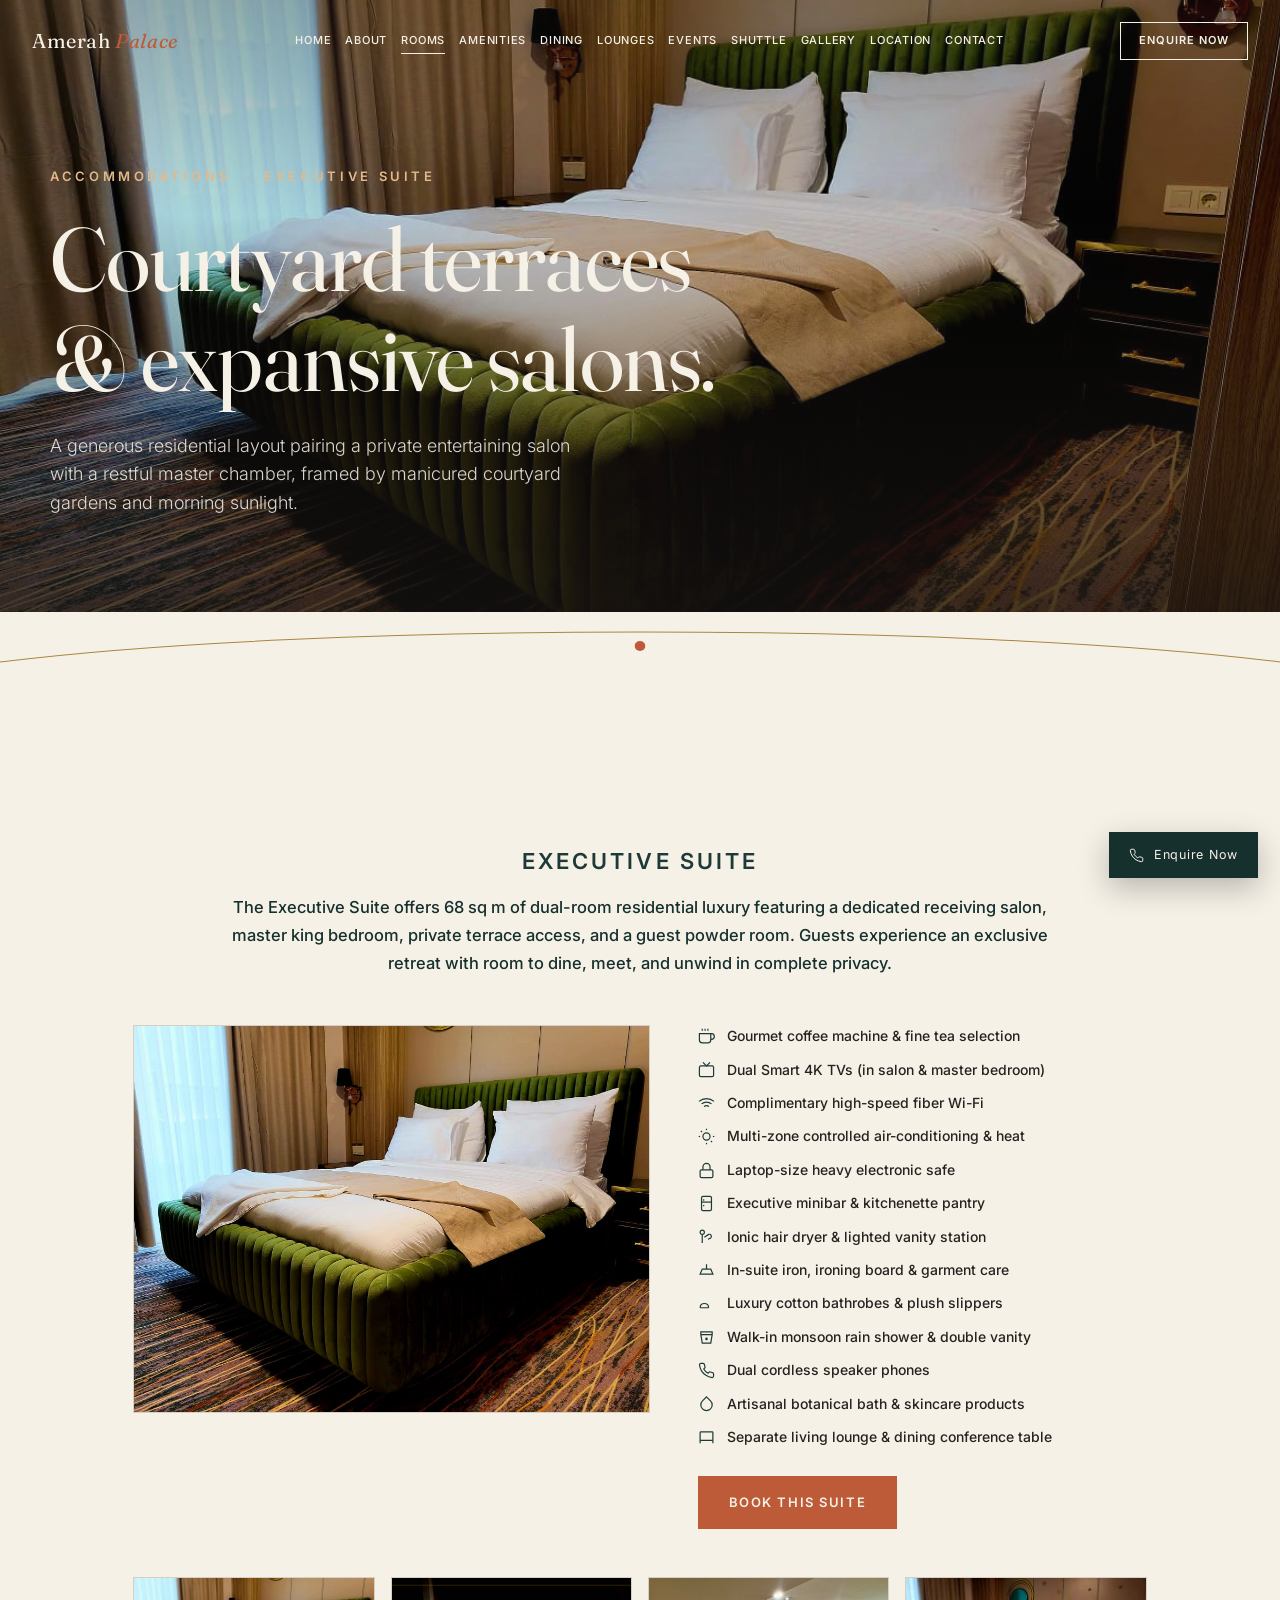
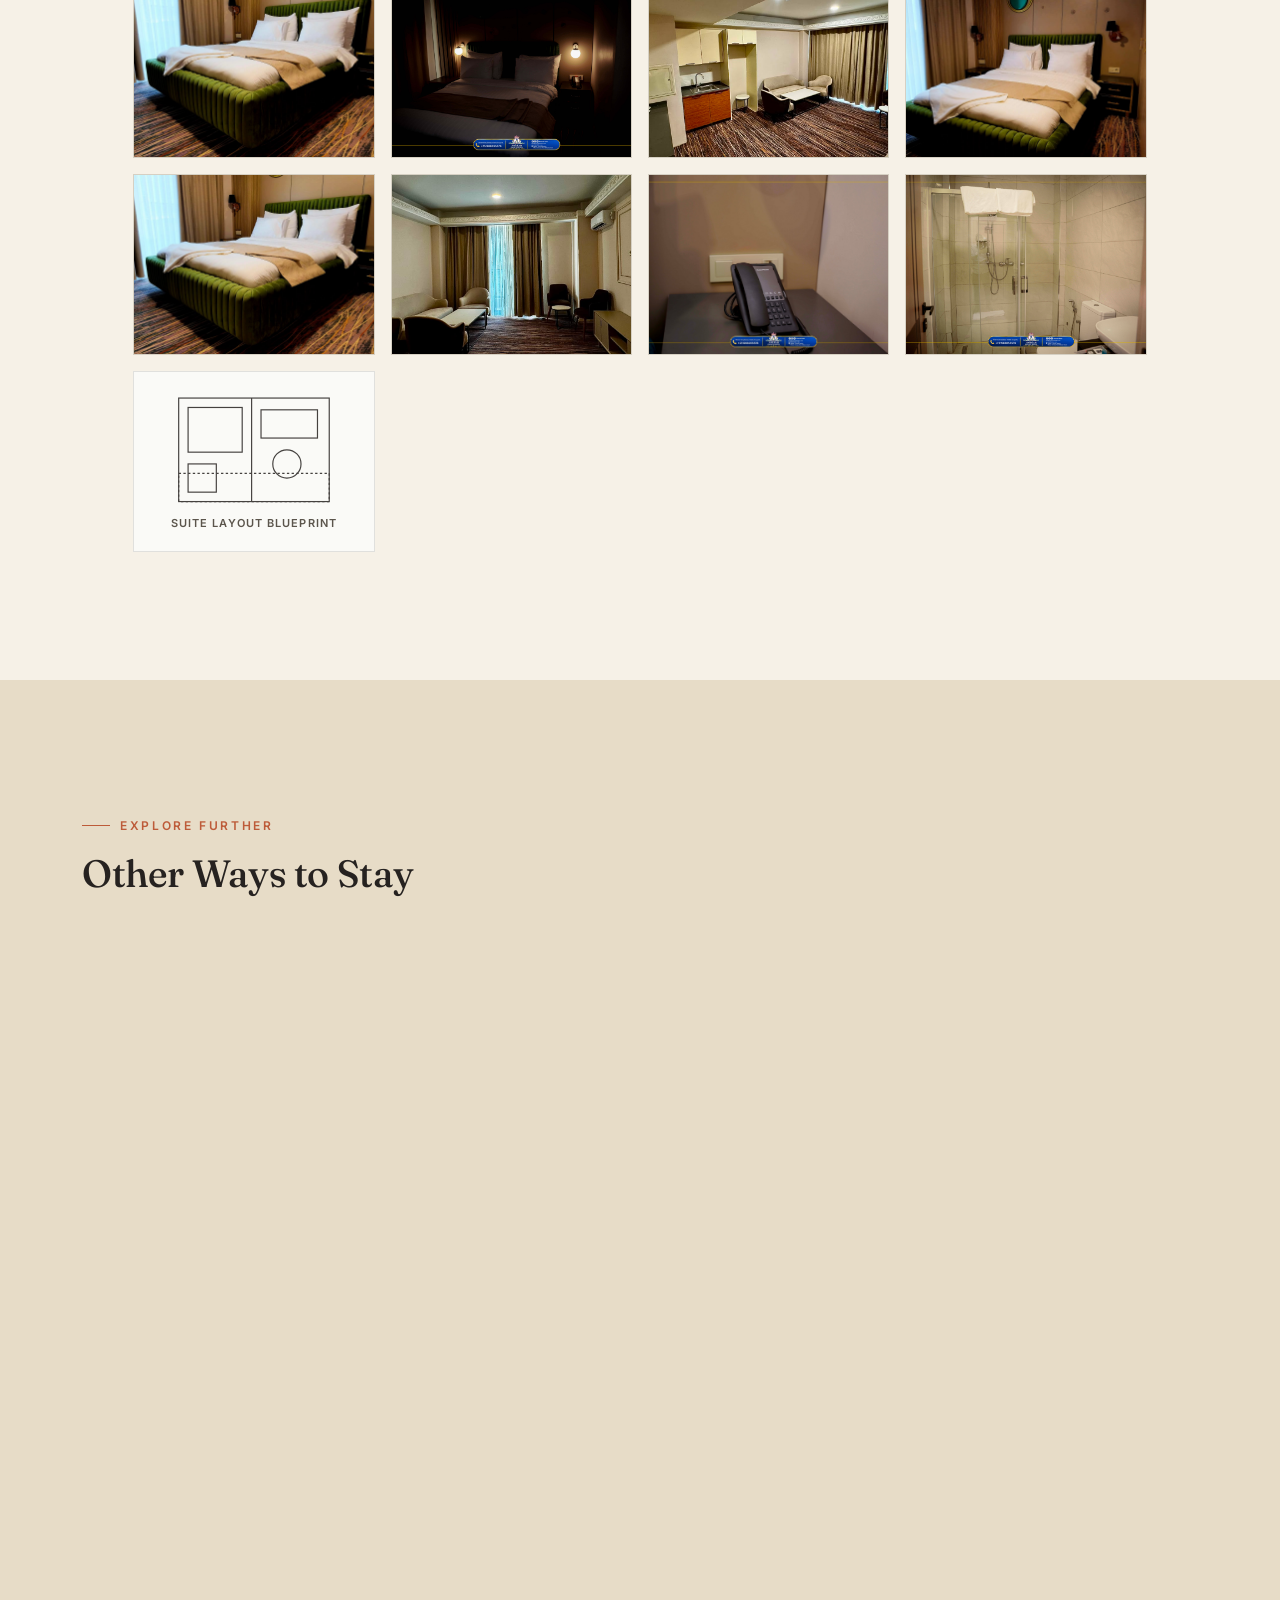
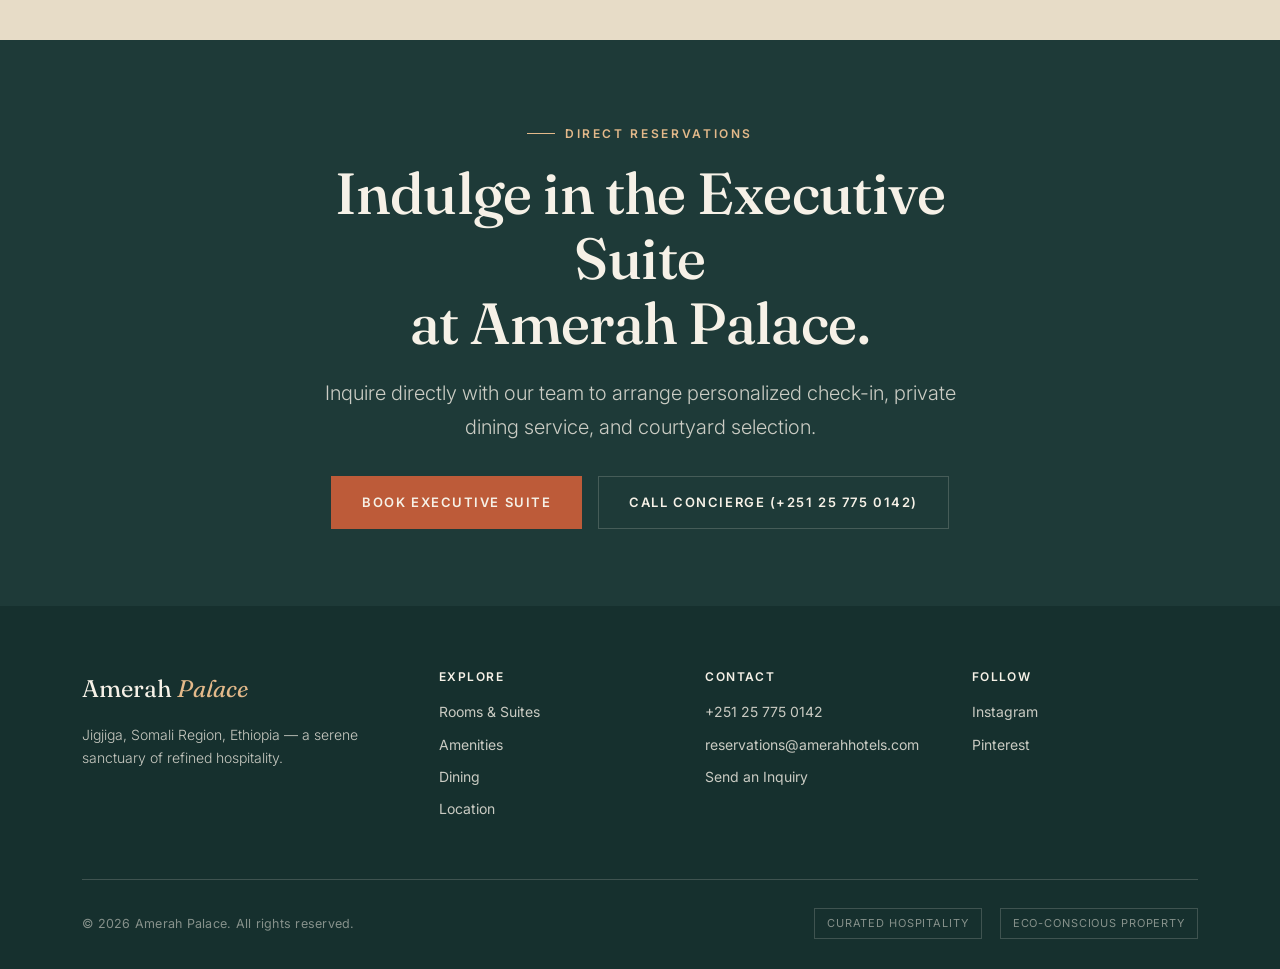
<file: executive-suite-rooms.html>
<!DOCTYPE html>
<html lang="en">

<head>
    <meta charset="UTF-8">
    <meta name="viewport" content="width=device-width, initial-scale=1.0">
    <title>Executive Suite Rooms — Amerah Palace</title>
    <meta name="description"
        content="The Executive Suites at Amerah Palace in Jigjiga. Featuring expansive dual-room living, courtyard garden terraces, private lounge salon, and king master suite.">
    <link rel="stylesheet" href="css/style.css">
    <link rel="icon" type="image/jpeg" href="images/amerah_hotel_logo.jpeg">
    <link rel="apple-touch-icon" href="images/amerah_hotel_logo.jpeg">

    <style>
        .room-feature-box {
            padding: clamp(28px, 4vw, 56px);
            margin-top: 40px;
        }

        .room-title-center {
            text-align: center;
            color: var(--teal);
            letter-spacing: 0.14em;
            text-transform: uppercase;
            font-size: 22px;
            font-weight: 600;
            margin-bottom: 14px;
        }

        .room-lead-center {
            max-width: 820px;
            margin: 0 auto 48px;
            text-align: center;
            font-size: 16.5px;
            color: var(--teal-deep);
            font-weight: 500;
            line-height: 1.7;
        }

        .showcase-layout {
            display: grid;
            grid-template-columns: 1.15fr 1fr;
            gap: 48px;
            align-items: start;
        }

        .showcase-main-img {
            position: relative;
            border: 1px solid var(--line);
            overflow: hidden;
            aspect-ratio: 4/3;
            background: var(--ivory-dim);
        }

        .showcase-main-img img {
            width: 100%;
            height: 100%;
            object-fit: cover;
        }

        .amenity-checklist {
            list-style: none;
            padding: 0;
            margin: 0 0 28px;
            display: flex;
            flex-direction: column;
            gap: 11px;
        }

        .amenity-checklist li {
            display: flex;
            align-items: center;
            gap: 12px;
            font-size: 14px;
            font-weight: 500;
            color: var(--ink);
        }

        .amenity-checklist svg {
            width: 17px;
            height: 17px;
            flex-shrink: 0;
            stroke: var(--teal);
            fill: none;
            stroke-width: 1.7;
        }

        .price-action-strip {
            display: flex;
            align-items: center;
            gap: 16px;
            flex-wrap: wrap;
            margin-top: 10px;
        }

        .rate-badge {
            display: inline-flex;
            align-items: center;
            justify-content: center;
            background: var(--teal);
            color: var(--ivory);
            font-family: var(--f-display);
            font-size: 19px;
            font-weight: 500;
            padding: 10px 24px;
            letter-spacing: 0.04em;
        }

        .photo-grid-12 {
            display: grid;
            grid-template-columns: repeat(4, 1fr);
            gap: 16px;
            margin-top: 48px;
        }

        .photo-thumb {
            aspect-ratio: 4/3;
            overflow: hidden;
            border: 1px solid var(--line);
            background: var(--ivory-dim);
            position: relative;
        }

        .photo-thumb img {
            width: 100%;
            height: 100%;
            object-fit: cover;
            transition: transform .6s ease;
        }

        .photo-thumb:hover img {
            transform: scale(1.06);
        }

        .blueprint-thumb {
            display: flex;
            flex-direction: column;
            align-items: center;
            justify-content: center;
            background: #FAFAF7;
            padding: 16px;
            text-align: center;
        }

        .blueprint-thumb svg {
            width: 80%;
            height: 80%;
            stroke: var(--ink-soft);
            stroke-width: 1;
            opacity: 0.85;
        }

        .blueprint-label {
            font-size: 11px;
            letter-spacing: 0.1em;
            text-transform: uppercase;
            color: var(--ink-soft);
            margin-top: 6px;
            font-weight: 600;
        }

        @media (max-width: 960px) {
            .showcase-layout {
                grid-template-columns: 1fr;
                gap: 32px;
            }

            .photo-grid-12 {
                grid-template-columns: repeat(2, 1fr);
            }
        }

        @media (max-width: 540px) {
            .photo-grid-12 {
                grid-template-columns: 1fr;
            }
        }
    </style>
</head>

<body>
    <!-- ============ HEADER ============ -->
    <header class="site-header">
        <div class="wrap">
            <a href="/" class="logo">Amerah <em>Palace</em></a>
            <nav class="nav-links">
                <a href="/">Home</a>
                <a href="about">About</a>
                <a href="rooms" class="active">Rooms</a>
                <a href="amenities">Amenities</a>
                <a href="dining">Dining</a>
                <a href="lounges">Lounges</a>
                <a href="events">Events</a>
                <a href="shuttle">Shuttle</a>
                <a href="gallery">Gallery</a>
                <a href="location">Location</a>
                <a href="contact">Contact</a>
            </nav>
            <a href="contact?room=executive-suite" class="nav-cta">Enquire Now</a>
            <button class="nav-toggle" aria-label="Open menu">
                <svg viewBox="0 0 24 24" fill="none" stroke="currentColor" stroke-width="1.4">
                    <line x1="3" y1="7" x2="21" y2="7" />
                    <line x1="3" y1="12" x2="21" y2="12" />
                    <line x1="3" y1="17" x2="21" y2="17" />
                </svg>
            </button>
        </div>
    </header>

    <!-- ============ MOBILE NAV DRAWER ============ -->
    <div class="mobile-nav">
        <button class="mobile-nav-close" aria-label="Close menu">
            <svg viewBox="0 0 24 24" fill="none" stroke="currentColor" stroke-width="1.4">
                <line x1="5" y1="5" x2="19" y2="19" />
                <line x1="19" y1="5" x2="5" y2="19" />
            </svg>
        </button>
        <a href="/">Home</a>
        <a href="about">About</a>
        <a href="rooms">Rooms</a>
        <a href="amenities">Amenities</a>
        <a href="dining">Dining</a>
        <a href="lounges">Lounges</a>
        <a href="events">Events</a>
        <a href="shuttle">Shuttle</a>
        <a href="gallery">Gallery</a>
        <a href="location">Location</a>
        <a href="contact">Contact</a>
        <a href="https://www.booking.com/hotel/et/amerah-palace.html" target="_blank" rel="noopener noreferrer"
            style="color:var(--terracotta);">Reservation (Booking.com)</a>
        <div class="mobile-nav-contact">+251966055576 &nbsp;·&nbsp; reservations@amerahhotels.com</div>
    </div>

    <!-- ============ PAGE HERO ============ -->
    <section class="page-hero">
        <div class="hero-bg" style="background-image:url('images/suit.jpeg');"></div>
        <div class="hero-scrim"></div>
        <div class="hero-content">
            <div class="wrap">
                <div class="hero-kicker">Accommodations &nbsp;·&nbsp; Executive Suite</div>
                <h1 class="display-1">Courtyard terraces<br>&amp; expansive salons.</h1>
                <p class="hero-sub">A generous residential layout pairing a private entertaining salon with a restful
                    master chamber, framed by manicured courtyard gardens and morning sunlight.</p>
            </div>
        </div>
    </section>

    <div class="sunline-wrap">
        <svg class="sunline" viewBox="0 0 1200 64" preserveAspectRatio="none">
            <path d="M0,50 C300,10 900,10 1200,50" fill="none" stroke-width="1" />
            <circle cx="600" cy="34" r="5" />
        </svg>
    </div>

    <!-- ============ ROOM SHOWCASE & AMENITY CHECKLIST ============ -->
    <section class="section-sm">
        <div class="wrap">
            <div class="room-feature-box reveal">
                <div class="room-title-center">EXECUTIVE SUITE</div>
                <p class="room-lead-center">
                    The Executive Suite offers 68 sq m of dual-room residential luxury featuring a dedicated receiving
                    salon, master king bedroom, private terrace access, and a guest powder room. Guests experience an
                    exclusive retreat with room to dine, meet, and unwind in complete privacy.
                </p>

                <div class="showcase-layout">
                    <!-- Featured Main Image -->
                    <div class="showcase-main-img">
                        <img src="images/suit.jpeg" alt="Amerah Palace Executive Suite main salon">
                    </div>

                    <!-- Amenity Checklist + Rate -->
                    <div>
                        <ul class="amenity-checklist">
                            <li>
                                <svg viewBox="0 0 24 24">
                                    <path d="M18 8h1a4 4 0 0 1 0 8h-1M2 8h16v9a4 4 0 0 1-4 4H6a4 4 0 0 1-4-4V8z" />
                                    <line x1="6" y1="1" x2="6" y2="4" />
                                    <line x1="10" y1="1" x2="10" y2="4" />
                                    <line x1="14" y1="1" x2="14" y2="4" />
                                </svg>
                                Gourmet coffee machine &amp; fine tea selection
                            </li>
                            <li>
                                <svg viewBox="0 0 24 24">
                                    <rect x="2" y="7" width="20" height="15" rx="2" />
                                    <polyline points="17 2 12 7 7 2" />
                                </svg>
                                Dual Smart 4K TVs (in salon &amp; master bedroom)
                            </li>
                            <li>
                                <svg viewBox="0 0 24 24">
                                    <path
                                        d="M5 12.55a11 11 0 0 1 14.08 0M1.42 9a16 16 0 0 1 21.16 0M8.53 16.11a6 6 0 0 1 6.95 0M12 20h.01" />
                                </svg>
                                Complimentary high-speed fiber Wi-Fi
                            </li>
                            <li>
                                <svg viewBox="0 0 24 24">
                                    <circle cx="12" cy="12" r="5" />
                                    <line x1="12" y1="1" x2="12" y2="3" />
                                    <line x1="12" y1="21" x2="12" y2="23" />
                                    <line x1="4.22" y1="4.22" x2="5.64" y2="5.64" />
                                    <line x1="18.36" y1="18.36" x2="19.78" y2="19.78" />
                                    <line x1="1" y1="12" x2="3" y2="12" />
                                    <line x1="21" y1="12" x2="23" y2="12" />
                                </svg>
                                Multi-zone controlled air-conditioning &amp; heat
                            </li>
                            <li>
                                <svg viewBox="0 0 24 24">
                                    <rect x="3" y="11" width="18" height="11" rx="2" />
                                    <path d="M7 11V7a5 5 0 0 1 10 0v4" />
                                </svg>
                                Laptop-size heavy electronic safe
                            </li>
                            <li>
                                <svg viewBox="0 0 24 24">
                                    <rect x="5" y="2" width="14" height="20" rx="2" />
                                    <line x1="5" y1="10" x2="19" y2="10" />
                                    <line x1="8" y1="6" x2="8" y2="8" />
                                    <line x1="8" y1="14" x2="8" y2="16" />
                                </svg>
                                Executive minibar &amp; kitchenette pantry
                            </li>
                            <li>
                                <svg viewBox="0 0 24 24">
                                    <circle cx="6" cy="6" r="3" />
                                    <path d="M6 9v12M9 13l6-4a3 3 0 0 1 3 5l-4 2" />
                                </svg>
                                Ionic hair dryer &amp; lighted vanity station
                            </li>
                            <li>
                                <svg viewBox="0 0 24 24">
                                    <path d="M3 17h18l-3-7H6l-3 7zM12 3v7" />
                                </svg>
                                In-suite iron, ironing board &amp; garment care
                            </li>
                            <li>
                                <svg viewBox="0 0 24 24">
                                    <path d="M3 18c0-3 2-6 6-6s6 3 6 6M3 18h12" />
                                </svg>
                                Luxury cotton bathrobes &amp; plush slippers
                            </li>
                            <li>
                                <svg viewBox="0 0 24 24">
                                    <path d="M4 4h16v4H4zM4 8l2 12h12l2-12" />
                                    <circle cx="12" cy="14" r="1" />
                                </svg>
                                Walk-in monsoon rain shower &amp; double vanity
                            </li>
                            <li>
                                <svg viewBox="0 0 24 24">
                                    <path
                                        d="M22 16.92v3a2 2 0 0 1-2.18 2 19.79 19.79 0 0 1-8.63-3.07 19.5 19.5 0 0 1-6-6 19.79 19.79 0 0 1-3.07-8.67A2 2 0 0 1 4.11 2h3a2 2 0 0 1 2 1.72c.127.96.361 1.903.7 2.81a2 2 0 0 1-.45 2.11L8.09 9.91a16 16 0 0 0 6 6l1.27-1.27a2 2 0 0 1 2.11-.45c.907.339 1.85.573 2.81.7A2 2 0 0 1 22 16.92z" />
                                </svg>
                                Dual cordless speaker phones
                            </li>
                            <li>
                                <svg viewBox="0 0 24 24">
                                    <path d="M12 2.69l5.66 5.66a8 8 0 1 1-11.31 0z" />
                                </svg>
                                Artisanal botanical bath &amp; skincare products
                            </li>
                            <li>
                                <svg viewBox="0 0 24 24">
                                    <rect x="3" y="4" width="18" height="12" rx="1" />
                                    <line x1="3" y1="16" x2="3" y2="20" />
                                    <line x1="21" y1="16" x2="21" y2="20" />
                                </svg>
                                Separate living lounge &amp; dining conference table
                            </li>
                        </ul>

                        <div class="price-action-strip">
                            <!-- <div class="rate-badge">$195 / night</div> -->
                            <a href="https://www.booking.com/hotel/et/amerah-palace.html" class="btn btn-primary">Book
                                This Suite</a>
                        </div>
                    </div>
                </div>

                <!-- ============ 12-IMAGE PHOTO & FLOOR PLAN GRID ============ -->
                <div class="photo-grid-12">
                    <div class="photo-thumb"><img src="images/suit.jpeg" alt="Master bedroom king bed"></div>
                    <div class="photo-thumb"><img src="images/DSC08058.jpg.jpeg" alt="Double stone vanity bathroom">
                    </div>
                    <div class="photo-thumb"><img src="images/standard_view_5.jpg" alt="Executive Suite living salon">
                    </div>
                    <div class="photo-thumb"><img src="images/suit1.jpeg" alt="Dining and meeting table area">
                    </div>
                    <div class="photo-thumb"><img src="images/suit2.jpeg" alt="Suite couch seating detail">
                    </div>
                    <div class="photo-thumb"><img src="images/standard_view_3.jpg" alt="Private terrace perspective">
                    </div>
                    <div class="photo-thumb"><img src="images/DSC08050.jpg.jpeg" alt="Master suite natural daylight">
                    </div>
                    <div class="photo-thumb"><img src="images/DSC08012.jpg.jpeg" alt="Salon lounge corridor"></div>
                    <!-- <div class="photo-thumb"><img src="images/room-luxury-bathroom.jpeg"
                            alt="Rain shower stall and fixtures"></div>
                    <div class="photo-thumb"><img src="images/view-city-night.jpeg" alt="Terrace night city skyline">
                    </div>
                    <div class="photo-thumb"><img src="images/standard_view_4.jpg" alt="Headboard and wood paneling">
                    </div> -->
                    <!-- Architectural Floor Plan Thumbnail -->
                    <div class="photo-thumb blueprint-thumb">
                        <svg viewBox="0 0 140 100" fill="none">
                            <rect x="6" y="6" width="128" height="88" stroke="currentColor" />
                            <line x1="68" y1="6" x2="68" y2="94" stroke="currentColor" />
                            <!-- Bedroom Left -->
                            <rect x="14" y="14" width="46" height="38" stroke="currentColor" />
                            <rect x="14" y="62" width="24" height="24" stroke="currentColor" />
                            <!-- Salon Right -->
                            <rect x="76" y="16" width="48" height="24" stroke="currentColor" />
                            <circle cx="98" cy="62" r="12" stroke="currentColor" />
                            <rect x="6" y="70" width="128" height="24" stroke="currentColor" stroke-dasharray="2 2" />
                        </svg>
                        <span class="blueprint-label">Suite Layout Blueprint</span>
                    </div>
                </div>

            </div>
        </div>
    </section>

    <!-- ============ CROSS-SELL ROOMS ============ -->
    <section class="section sand">
        <div class="wrap">
            <div class="eyebrow">Explore Further</div>
            <h2 class="display-3">Other Ways to Stay</h2>
            <div class="grid-3 mt-48">
                <div class="feature-card reveal">
                    <div class="img-card"><img src="images/DSC08064.jpg.jpeg" alt="Standard Room at Amerah Palace">
                    </div>
                    <h3>Standard Room</h3>
                    <p>36m² · Queen Bed · Calming Ambiance</p>
                    <a href="standard-rooms" class="btn-ghost">View Standard Room</a>
                </div>
                <div class="feature-card reveal">
                    <div class="img-card"><img src="images/suit.jpeg" alt="Executive Room at Amerah Palace">
                    </div>
                    <h3>Executive Room</h3>
                    <p>48m² · King Bed · Private Skyline Balcony</p>
                    <a href="executive-rooms" class="btn-ghost">View Executive Room</a>
                </div>
                <div class="feature-card reveal">
                    <div class="img-card"><img src="images/DSC07956.jpg.jpeg" alt="Presidential Luxury Room"></div>
                    <h3>Presidential Luxury Room</h3>
                    <p>120m² · Grand Salon · Butler Attendance</p>
                    <a href="presidential-luxury-rooms" class="btn-ghost">View Presidential Suite</a>
                </div>
            </div>
        </div>
    </section>

    <!-- ============ CTA BAND ============ -->
    <section class="cta-band">
        <div class="wrap">
            <div class="eyebrow on-dark" style="justify-content:center;">Direct Reservations</div>
            <h2 class="display-2">Indulge in the Executive Suite<br>at Amerah Palace.</h2>
            <p class="lede center" style="color:rgba(246,241,231,0.8); margin:0 auto;">Inquire directly with our team to
                arrange personalized check-in, private dining service, and courtyard selection.</p>
            <div class="cta-buttons">
                <a href="contact?room=executive-suite" class="btn btn-primary">Book Executive Suite</a>
                <a href="tel:+251966055576 " class="btn btn-outline on-dark">Call Concierge (+251 25 775 0142)</a>
            </div>
        </div>
    </section>

    <!-- ============ FOOTER ============ -->
    <footer class="site-footer">
        <div class="wrap">
            <div class="footer-top">
                <div>
                    <div class="footer-logo">Amerah <em>Palace</em></div>
                    <p style="font-size:14px; max-width:32ch; font-weight:300;">Jigjiga, Somali Region, Ethiopia — a
                        serene sanctuary of refined hospitality.</p>
                </div>
                <div>
                    <h4>Explore</h4>
                    <ul>
                        <li><a href="rooms">Rooms &amp; Suites</a></li>
                        <li><a href="amenities">Amenities</a></li>
                        <li><a href="dining">Dining</a></li>
                        <li><a href="location">Location</a></li>
                    </ul>
                </div>
                <div>
                    <h4>Contact</h4>
                    <ul>
                        <li><a href="tel:+251966055576 ">+251 25 775 0142</a></li>
                        <li><a href="mailto:reservations@amerahhotels.com">reservations@amerahhotels.com</a></li>
                        <li><a href="contact">Send an Inquiry</a></li>
                    </ul>
                </div>
                <div>
                    <h4>Follow</h4>
                    <ul>
                        <li><a href="#">Instagram</a></li>
                        <li><a href="#">Pinterest</a></li>
                    </ul>
                </div>
            </div>
            <div class="footer-bottom">
                <span>© 2026 Amerah Palace. All rights reserved.</span>
                <div class="footer-badges">
                    <span>Curated Hospitality</span>
                    <span>Eco-Conscious Property</span>
                </div>
            </div>
        </div>
    </footer>

    <!-- ============ STICKY CONTACT ============ -->
    <a href="https://www.booking.com/hotel/et/amerah-palace.html" class="sticky-contact">
        <svg viewBox="0 0 24 24" fill="none" stroke="currentColor" stroke-width="1.6">
            <path
                d="M22 16.92v3a2 2 0 0 1-2.18 2 19.79 19.79 0 0 1-8.63-3.07 19.5 19.5 0 0 1-6-6 19.79 19.79 0 0 1-3.07-8.67A2 2 0 0 1 4.11 2h3a2 2 0 0 1 2 1.72c.127.96.361 1.903.7 2.81a2 2 0 0 1-.45 2.11L8.09 9.91a16 16 0 0 0 6 6l1.27-1.27a2 2 0 0 1 2.11-.45c.907.339 1.85.573 2.81.7A2 2 0 0 1 22 16.92z" />
        </svg>
        <span class="full">Enquire Now</span>
    </a>

    <script src="js/main.js"></script>
</body>

</html>
</file>
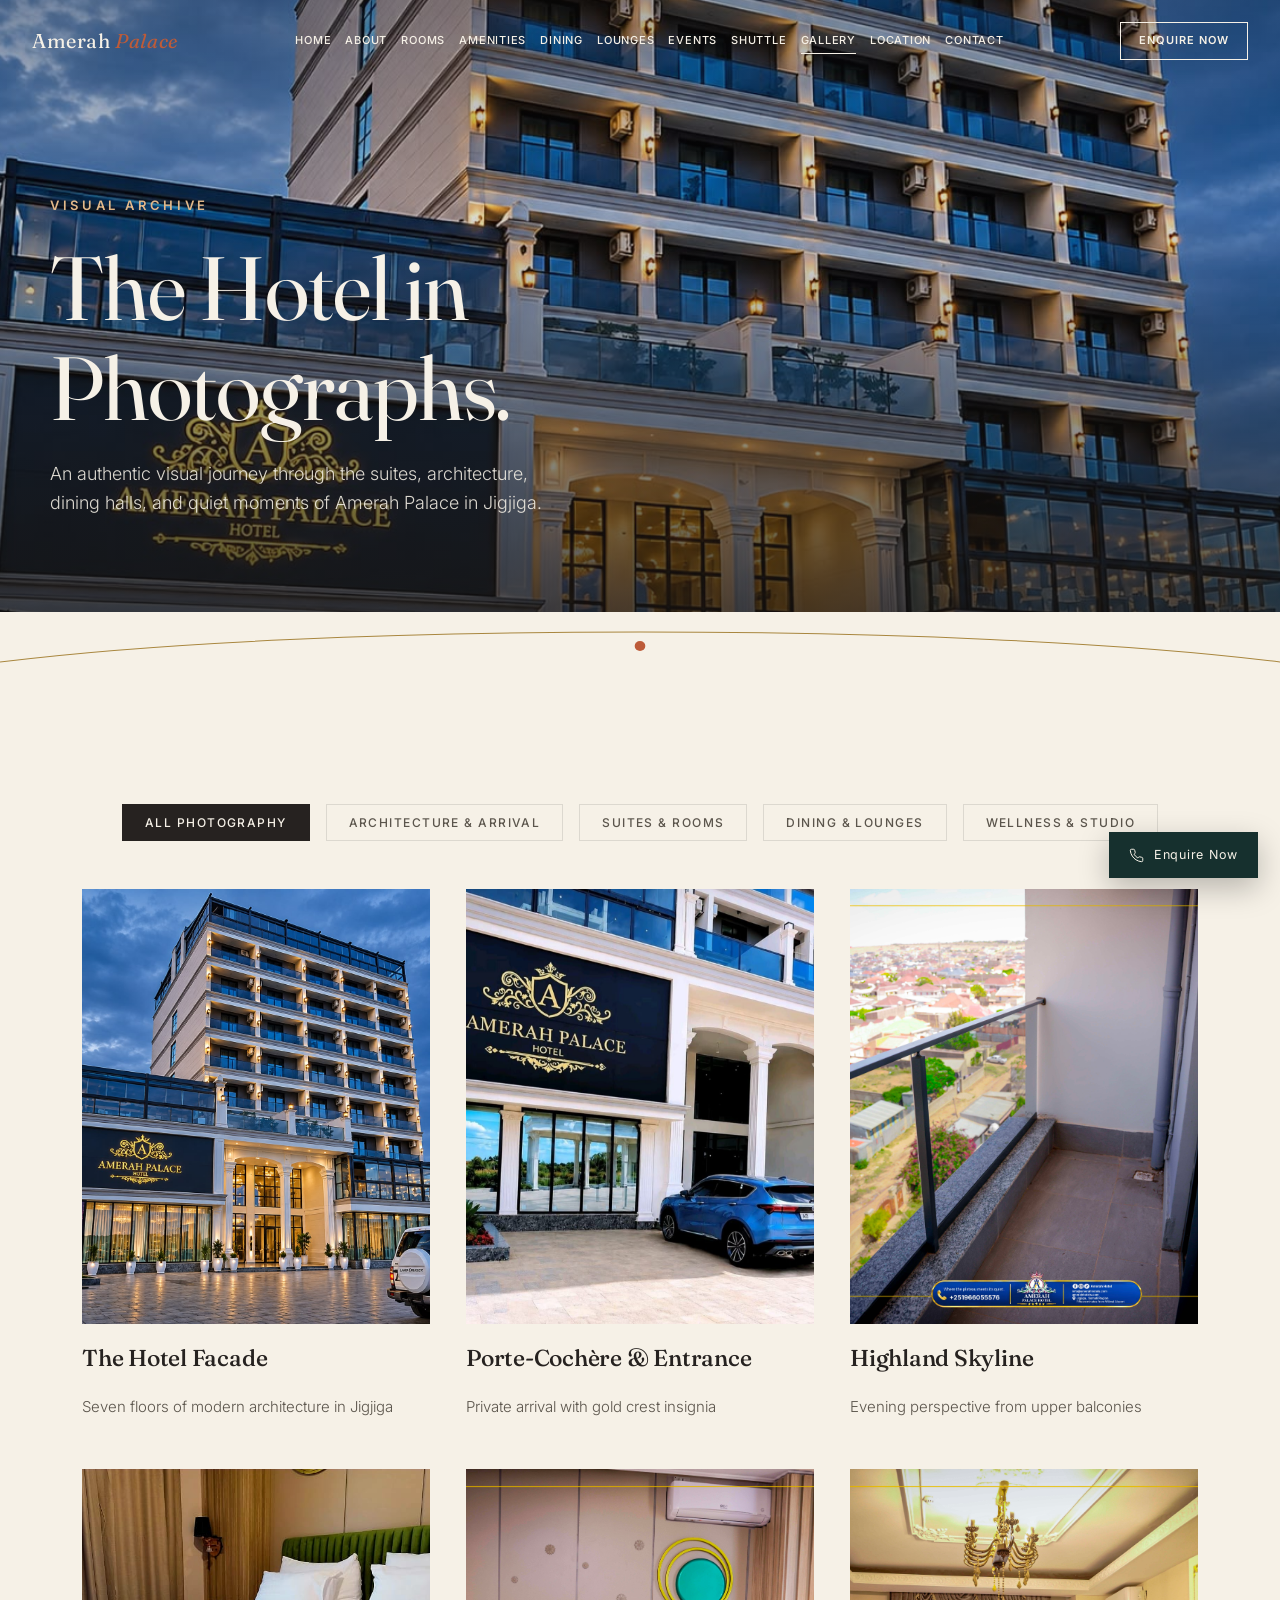
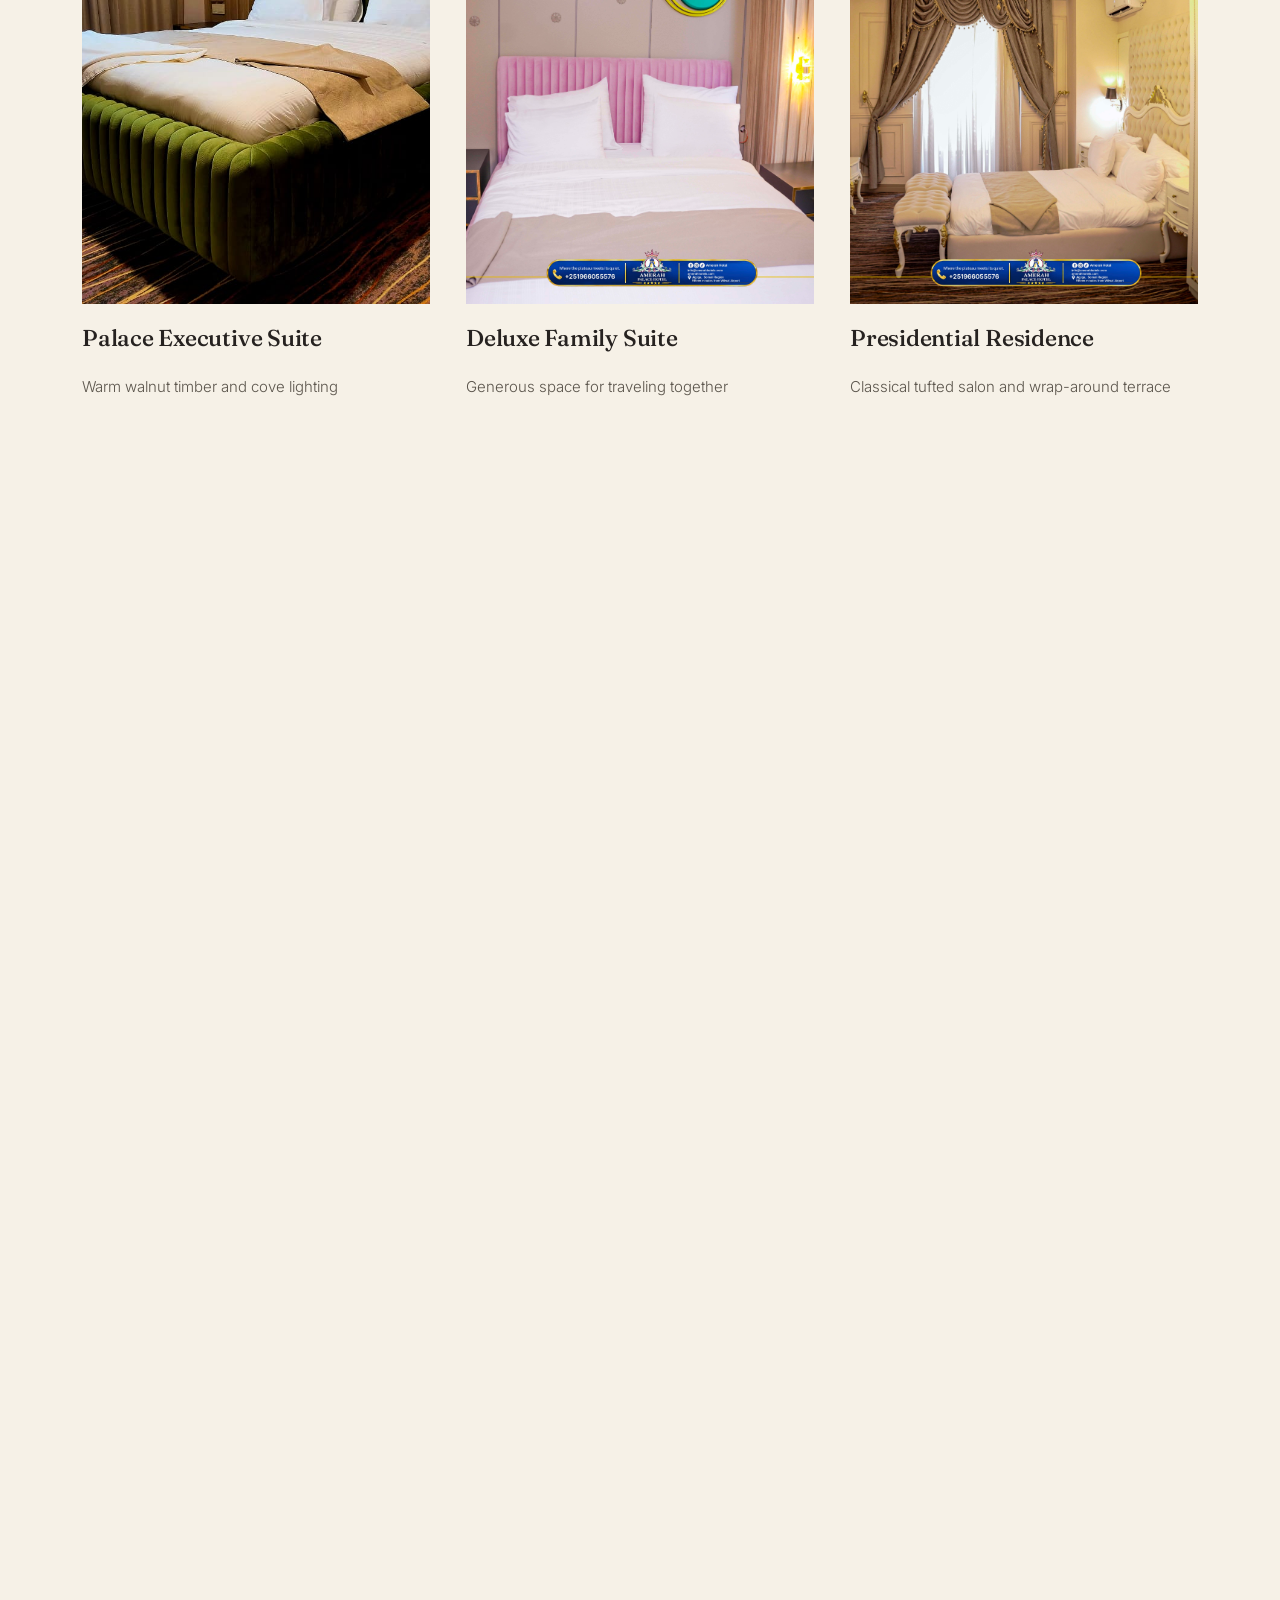
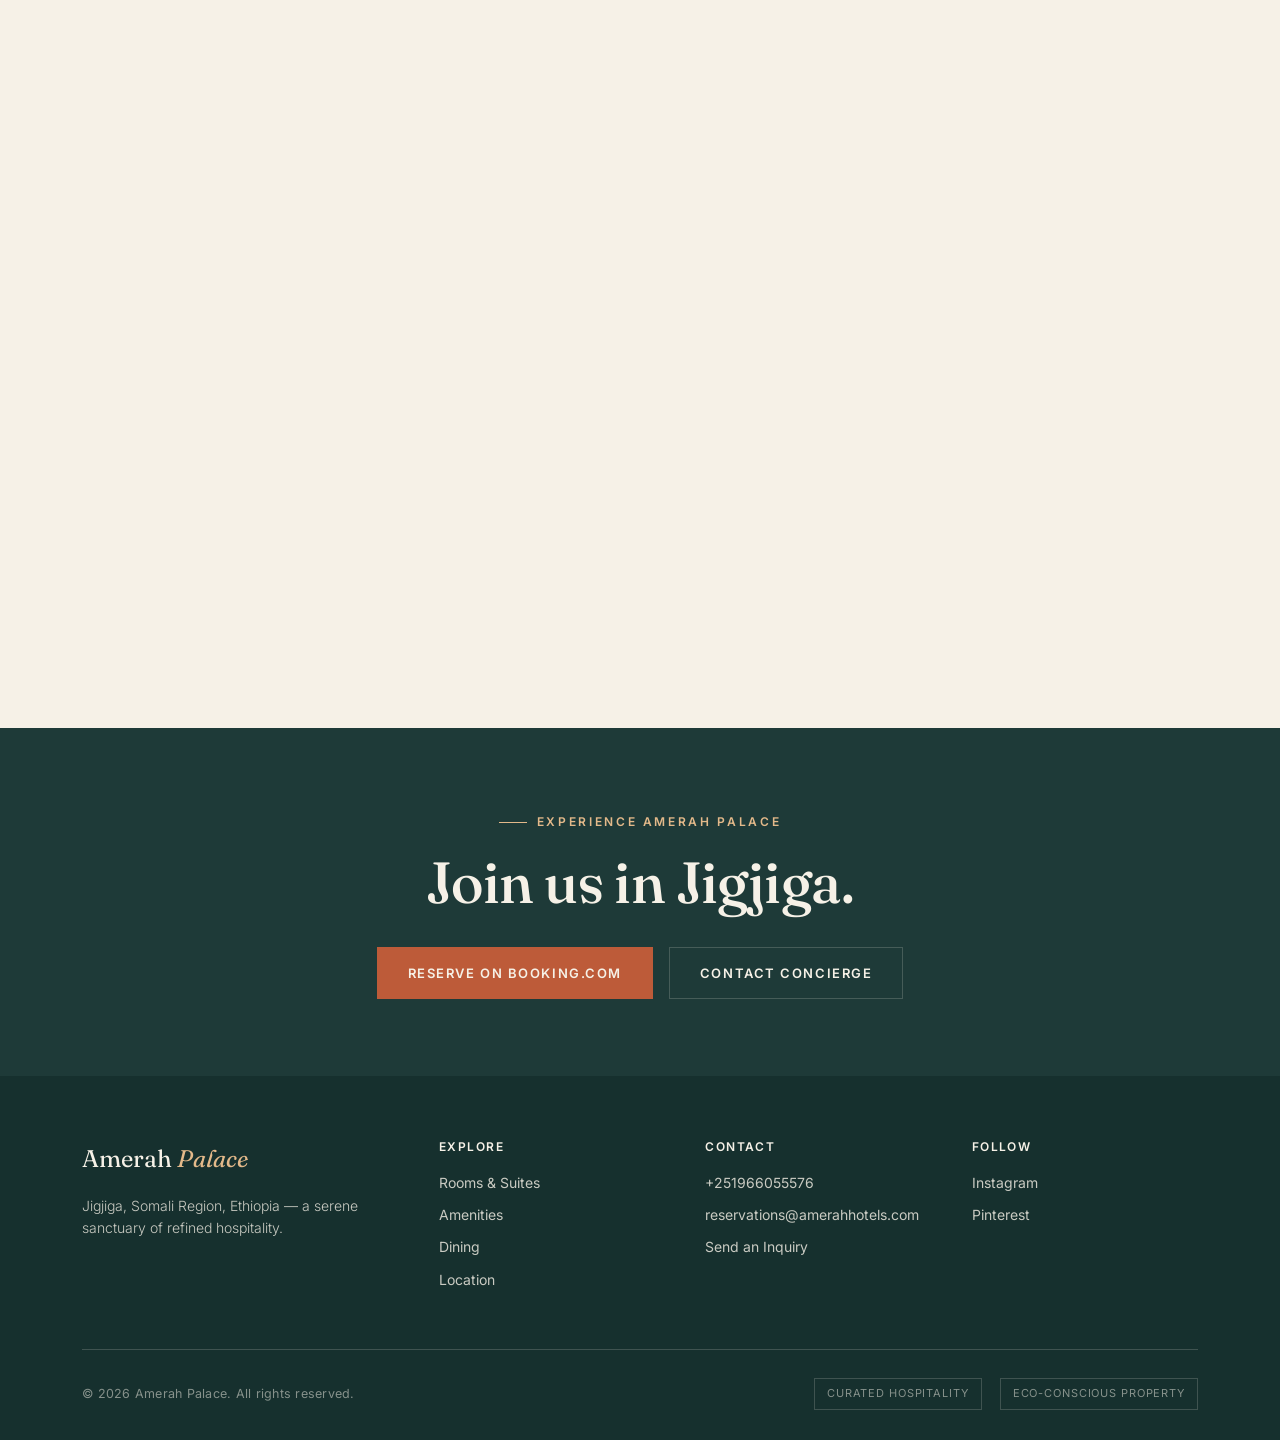
<file: gallery.html>
<!DOCTYPE html>
<html lang="en">

<head>
  <meta charset="UTF-8">
  <meta name="viewport" content="width=device-width, initial-scale=1.0">
  <title>Gallery — Amerah Palace Hotel</title>
  <meta name="description"
    content="Explore the visual gallery of Amerah Palace Hotel in Jigjiga. Authentic photography of our suites, Amerah restaurant, Rooftop Sky Lounge, and wellness spa.">
  <link rel="preconnect" href="https://fonts.googleapis.com">
  <link rel="stylesheet" href="css/style.css">
  <!-- Favicon -->
  <link rel="icon" type="image/jpeg" href="images/amerah_hotel_logo.jpeg">
  <link rel="apple-touch-icon" href="images/amerah_hotel_logo.jpeg">
  <style>
    /* Gallery filter tabs */
    .gallery-filters {
      display: flex;
      justify-content: center;
      gap: 16px;
      flex-wrap: wrap;
      margin-bottom: 48px;
    }

    .filter-btn {
      background: transparent;
      border: 1px solid var(--line);
      padding: 10px 22px;
      font-size: 12px;
      letter-spacing: 0.12em;
      text-transform: uppercase;
      font-weight: 500;
      cursor: pointer;
      transition: all 0.3s ease;
      color: var(--ink-soft);
    }

    .filter-btn:hover,
    .filter-btn.active {
      background: var(--ink);
      color: var(--ivory);
      border-color: var(--ink);
    }

    .gallery-item {
      transition: transform 0.4s ease, opacity 0.4s ease;
    }

    .gallery-item.hidden {
      display: none;
    }
  </style>
</head>

<body>

  <!-- ============ MASTER UNIFIED HEADER ============ -->
  <header class="site-header">
    <div class="wrap">
      <a href="/" class="logo">Amerah <em>Palace</em></a>
      <nav class="nav-links">
        <a href="/">Home</a>
        <a href="about">About</a>
        <a href="rooms">Rooms</a>
        <a href="amenities">Amenities</a>
        <a href="dining">Dining</a>
        <a href="lounges">Lounges</a>
        <a href="events">Events</a>
        <a href="shuttle">Shuttle</a>
        <a href="gallery" class="active">Gallery</a>
        <a href="location">Location</a>
        <a href="contact">Contact</a>
      </nav>
      <a href="https://www.booking.com/hotel/et/amerah-palace.html?aid=304142&label=gen173nr-10CAsoR0INYW1lcmFoLXBhbGFjZUgzWARoR4gBAZgBM7gBGcgBDNgBA-gBAfgBAYgCAagCAbgC6py-1gbAAgHSAiRkNmNjMjNjMS0wMDY2LTQ1MzQtODYxYi0yOTBkNTdhMjE2ZTnYAgHgAgE&sid=c2cd31d2180ebae00088815648988069&all_sr_blocks=1745633201_445961990_2_1_0&checkin=2026-10-15&checkout=2026-10-17&dist=0&group_adults=2&group_children=0&hapos=1&highlighted_blocks=1745633201_445961990_2_1_0&hpos=1&matching_block_id=1745633201_445961990_2_1_0&no_rooms=2&req_adults=2&req_children=0&room1=A&room2=A&sb_price_type=total&sr_order=distance_from_search&sr_pri_blocks=1745633201_445961990_2_1_0__12000&srepoch=1791987409&srpvid=325007855c52cac39795e6046ac92095&type=total&ucfs=1&"
        class="nav-cta">Enquire Now</a>
      <button class="nav-toggle" aria-label="Open menu">
        <svg viewBox="0 0 24 24" fill="none" stroke="currentColor" stroke-width="1.4">
          <line x1="3" y1="7" x2="21" y2="7" />
          <line x1="3" y1="12" x2="21" y2="12" />
          <line x1="3" y1="17" x2="21" y2="17" />
        </svg>
      </button>
    </div>
  </header>

  <!-- ============ MOBILE NAV DRAWER ============ -->
  <div class="mobile-nav">
    <button class="mobile-nav-close" aria-label="Close menu">
      <svg viewBox="0 0 24 24" fill="none" stroke="currentColor" stroke-width="1.4">
        <line x1="5" y1="5" x2="19" y2="19" />
        <line x1="19" y1="5" x2="5" y2="19" />
      </svg>
    </button>
    <a href="/">Home</a>
    <a href="about">About</a>
    <a href="rooms">Rooms</a>
    <a href="amenities">Amenities</a>
    <a href="dining">Dining</a>
    <a href="lounges">Lounges</a>
    <a href="events">Events</a>
    <a href="shuttle">Shuttle</a>
    <a href="gallery">Gallery</a>
    <a href="location">Location</a>
    <a href="contact">Contact</a>
    <a href="https://www.booking.com/hotel/et/amerah-palace.html" target="_blank" rel="noopener noreferrer"
      style="color:var(--terracotta);">Reservation (Booking.com)</a>
    <div class="mobile-nav-contact">+251966055576 &nbsp;·&nbsp; reservations@amerahhotels.com</div>
  </div>
  <section class="page-hero">
    <div class="hero-bg" style="background-image:url('images/entrance.jpeg');"></div>
    <div class="hero-scrim"></div>
    <div class="hero-content">
      <div class="wrap">
        <div class="hero-kicker">Visual Archive</div>
        <h1 class="display-1">The Hotel in<br>Photographs.</h1>
        <p class="hero-sub">An authentic visual journey through the suites, architecture, dining halls, and quiet
          moments of Amerah Palace in Jigjiga.</p>
      </div>
    </div>
  </section>

  <div class="sunline-wrap">
    <svg class="sunline" viewBox="0 0 1200 64" preserveAspectRatio="none">
      <path d="M0,50 C300,10 900,10 1200,50" fill="none" stroke-width="1" />
      <circle cx="600" cy="34" r="5" />
    </svg>
  </div>

  <!-- ============ MASTER GALLERY ============ -->
  <section class="section">
    <div class="wrap">

      <!-- Filter Navigation -->
      <div class="gallery-filters reveal">
        <button class="filter-btn active" data-filter="all">All Photography</button>
        <button class="filter-btn" data-filter="architecture">Architecture &amp; Arrival</button>
        <button class="filter-btn" data-filter="suites">Suites &amp; Rooms</button>
        <button class="filter-btn" data-filter="dining">Dining &amp; Lounges</button>
        <button class="filter-btn" data-filter="wellness">Wellness &amp; Studio</button>
      </div>

      <!-- Responsive Grid of All Photos -->
      <div class="grid-3" id="gallery-grid">

        <!-- 1. Full Building -->
        <div class="feature-card gallery-item reveal" data-category="architecture">
          <div class="img-card"><img src="images/entrance.jpeg" alt="Amerah Palace Hotel building exterior"></div>
          <h3>The Hotel Facade</h3>
          <p>Seven floors of modern architecture in Jigjiga</p>
        </div>

        <!-- 2. Front Entrance & Chauffeur -->
        <div class="feature-card gallery-item reveal" data-category="architecture">
          <div class="img-card"><img src="images/hotel-entrance-front.jpg" alt="Porte-cochere and front entrance"></div>
          <h3>Porte-Cochère &amp; Entrance</h3>
          <p>Private arrival with gold crest insignia</p>
        </div>

        <!-- 3. Night City View -->
        <div class="feature-card gallery-item reveal" data-category="architecture">
          <div class="img-card"><img src="images/DSC07996.jpg.jpeg" alt="Night skyline over Jigjiga"></div>
          <h3>Highland Skyline</h3>
          <p>Evening perspective from upper balconies</p>
        </div>

        <!-- 4. King Executive Suite -->
        <div class="feature-card gallery-item reveal" data-category="suites">
          <div class="img-card"><img src="images/suit.jpeg" alt="Palace Executive King Suite"></div>
          <h3>Palace Executive Suite</h3>
          <p>Warm walnut timber and cove lighting</p>
        </div>

        <!-- 5. Family Suite -->
        <div class="feature-card gallery-item reveal" data-category="suites">
          <div class="img-card"><img src="images/DSC07943.jpg.jpeg" alt="Deluxe Family Suite with two beds"></div>
          <h3>Deluxe Family Suite</h3>
          <p>Generous space for traveling together</p>
        </div>

        <!-- 6. Garden Suite -->
        <!-- <div class="feature-card gallery-item reveal" data-category="suites">
          <div class="img-card"><img src="images/room-garden-terrace.jpeg" alt="Garden Suite with private terrace">
          </div>
          <h3>The Garden Suite</h3>
          <p>Direct access to courtyard greenery</p>
        </div> -->

        <!-- 7. Presidential Salon -->
        <div class="feature-card gallery-item reveal" data-category="suites">
          <div class="img-card"><img src="images/DSC07956.jpg.jpeg" alt="Presidential Residence grand salon"></div>
          <h3>Presidential Residence</h3>
          <p>Classical tufted salon and wrap-around terrace</p>
        </div>

        <!-- 8. Luxury Bathroom -->
        <div class="feature-card gallery-item reveal" data-category="suites">
          <div class="img-card"><img src="images/DSC07952.jpg.jpeg" alt="Suite en-suite bathroom with soaking tub">
          </div>
          <h3>En-Suite Bathroom</h3>
          <p>Walk-in glass shower and modern soaking tub</p>
        </div>

        <!-- 9. Main Dining Hall -->
        <div class="feature-card gallery-item reveal" data-category="dining">
          <div class="img-card"><img src="images/amenties.jpeg" alt="Amerah main dining hall"></div>
          <h3>Amerah Dining Hall</h3>
          <p>Gold pedestal tables and sage-green armchairs</p>
        </div>

        <!-- 10. Arched Niches Hall -->
        <div class="feature-card gallery-item reveal" data-category="dining">
          <div class="img-card"><img src="images/dining-arched-hall.jpg" alt="Dining room arched wall alcoves"></div>
          <h3>Arched Dining Niches</h3>
          <p>Neoclassical paneling and daylight ambiance</p>
        </div>

        <!-- 11. Window Tables -->
        <div class="feature-card gallery-item reveal" data-category="dining">
          <div class="img-card"><img src="images/dining-window-tables.jpg" alt="Window-side tables at Amerah Palace">
          </div>
          <h3>Sunlit Window Salons</h3>
          <p>Unhurried daytime reading and conversation</p>
        </div>

        <!-- 12. Reception Columns
        <div class="feature-card gallery-item reveal" data-category="dining">
          <div class="img-card"><img src="images/dining-lounge-columns.jpg" alt="Classical columns in reception lounge">
          </div>
          <h3>Lobby &amp; Reception Salon</h3>
          <p>Classical columns and quiet seating corners</p>
        </div> -->

        <!-- 13. Fine Dining Dish -->
        <!-- <div class="feature-card gallery-item reveal" data-category="dining">
          <div class="img-card"><img src="images/rooftop.jpeg" alt="Signature fine dining plated dish"></div>
          <h3>Culinary Signatures</h3>
          <p>Tableside roasted cuts with seasonal reductions</p>
        </div> -->

        <!-- 14. Courtyard Spiced Tea
        <div class="feature-card gallery-item reveal" data-category="dining">
          <div class="img-card"><img src="images/dining-courtyard-tea.jpeg" alt="Courtyard spiced tea under pergola">
          </div>
          <h3>Courtyard Café</h3>
          <p>Traditional spiced tea steeped with cardamom and clove</p>
        </div> -->

        <!-- 15. Rooftop Sky Lounge -->
        <div class="feature-card gallery-item reveal" data-category="dining">
          <div class="img-card"><img src="images/rooftop.jpeg" alt="Rooftop Sky Lounge at night with fire pits"></div>
          <h3>The Rooftop Sky Lounge</h3>
          <p>Evening fire pits and panoramic city lights</p>
        </div>

        <!-- 16. Private Banquet -->
        <div class="feature-card gallery-item reveal" data-category="dining">
          <div class="img-card"><img src="images/dining-private-banquet.jpg" alt="Formal private banquet table setup">
          </div>
          <h3>The Banquet Hall</h3>
          <p>Multi-course feasts for delegations and celebrations</p>
        </div>

        <!-- 17. Amerah Spa -->
        <div class="feature-card gallery-item reveal" data-category="wellness">
          <div class="img-card"><img src="images/DSC08106.jpg.jpeg" alt="Amerah Spa treatment suite"></div>
          <h3>Amerah Spa</h3>
          <p>Thermal baths, massage therapy, and frankincense rituals</p>
        </div>

        <!-- 18. Fitness Studio -->
        <div class="feature-card gallery-item reveal" data-category="wellness">
          <div class="img-card"><img src="images/DSC08095.jpg.jpeg" alt="High-floor fitness studio"></div>
          <h3>Skyline Fitness Studio</h3>
          <p>Floor-to-ceiling glass and modern cardio equipment</p>
        </div>

      </div>
    </div>
  </section>

  <!-- ============ CTA BAND ============ -->
  <section class="cta-band">
    <div class="wrap">
      <div class="eyebrow on-dark" style="justify-content:center;">Experience Amerah Palace</div>
      <h2 class="display-2">Join us in Jigjiga.</h2>
      <div class="cta-buttons">
        <a href="https://www.booking.com/hotel/et/amerah-palace.html" target="_blank" rel="noopener noreferrer"
          class="btn btn-primary">Reserve on
          Booking.com</a>
        <a href="contact.html" class="btn-outline on-dark btn">Contact Concierge</a>
      </div>
    </div>
  </section>

  <footer class="site-footer">
    <div class="wrap">
      <div class="footer-top">
        <div>
          <div class="footer-logo">Amerah <em>Palace</em></div>
          <p style="font-size:14px; max-width:32ch; font-weight:300;">Jigjiga, Somali Region, Ethiopia — a
            serene sanctuary of refined hospitality.</p>
        </div>
        <div>
          <h4>Explore</h4>
          <ul>
            <li><a href="rooms">Rooms &amp; Suites</a></li>
            <li><a href="amenities">Amenities</a></li>
            <li><a href="dining">Dining</a></li>
            <li><a href="location">Location</a></li>
          </ul>
        </div>
        <div>
          <h4>Contact</h4>
          <ul>
            <li><a href="tel:++251966055576 ">+251966055576 </a></li>
            <li><a href="mailto:reservations@amerahhotels.com">reservations@amerahhotels.com</a></li>
            <li><a href="contact">Send an Inquiry</a></li>
          </ul>
        </div>
        <div>
          <h4>Follow</h4>
          <ul>
            <li><a href="#">Instagram</a></li>
            <li><a href="#">Pinterest</a></li>
          </ul>
        </div>
      </div>
      <div class="footer-bottom">
        <span>© 2026 Amerah Palace. All rights reserved.</span>
        <div class="footer-badges">
          <span>Curated Hospitality</span>
          <span>Eco-Conscious Property</span>
        </div>
      </div>
    </div>
  </footer>
  <!-- ============ STICKY CONTACT ============ -->
  <a href="https://www.booking.com/hotel/et/amerah-palace.html" class="sticky-contact">
    <svg viewBox="0 0 24 24" fill="none" stroke="currentColor" stroke-width="1.6">
      <path
        d="M22 16.92v3a2 2 0 0 1-2.18 2 19.79 19.79 0 0 1-8.63-3.07 19.5 19.5 0 0 1-6-6 19.79 19.79 0 0 1-3.07-8.67A2 2 0 0 1 4.11 2h3a2 2 0 0 1 2 1.72c.127.96.361 1.903.7 2.81a2 2 0 0 1-.45 2.11L8.09 9.91a16 16 0 0 0 6 6l1.27-1.27a2 2 0 0 1 2.11-.45c.907.339 1.85.573 2.81.7A2 2 0 0 1 22 16.92z" />
    </svg>
    <span class="full">Enquire Now</span>
  </a>

  <script src="js/main.js"></script>
  <script>
    // Simple category filtering
    document.querySelectorAll('.filter-btn').forEach(function (btn) {
      btn.addEventListener('click', function () {
        document.querySelectorAll('.filter-btn').forEach(function (b) { b.classList.remove('active'); });
        btn.classList.add('active');

        var filter = btn.getAttribute('data-filter');
        document.querySelectorAll('.gallery-item').forEach(function (item) {
          if (filter === 'all' || item.getAttribute('data-category') === filter) {
            item.classList.remove('hidden');
          } else {
            item.classList.add('hidden');
          }
        });
      });
    });
  </script>
</body>

</html>
</file>
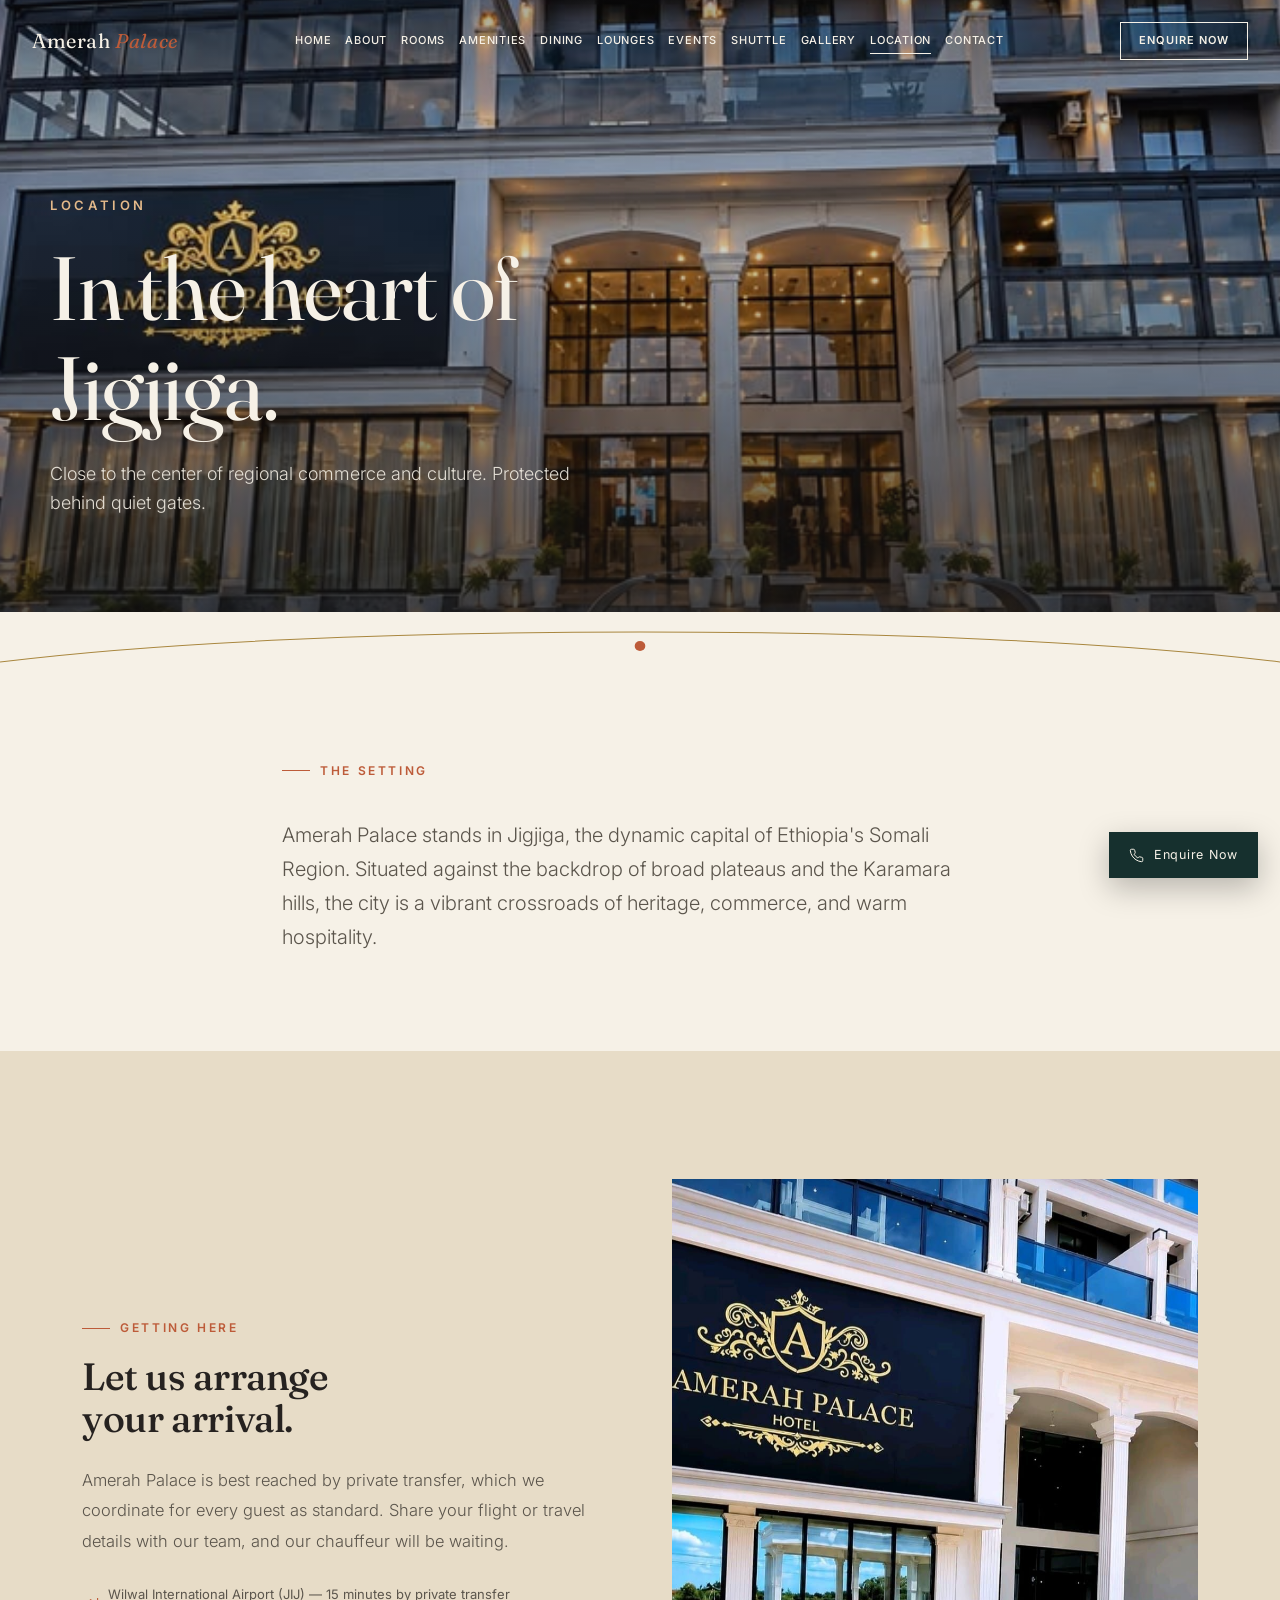
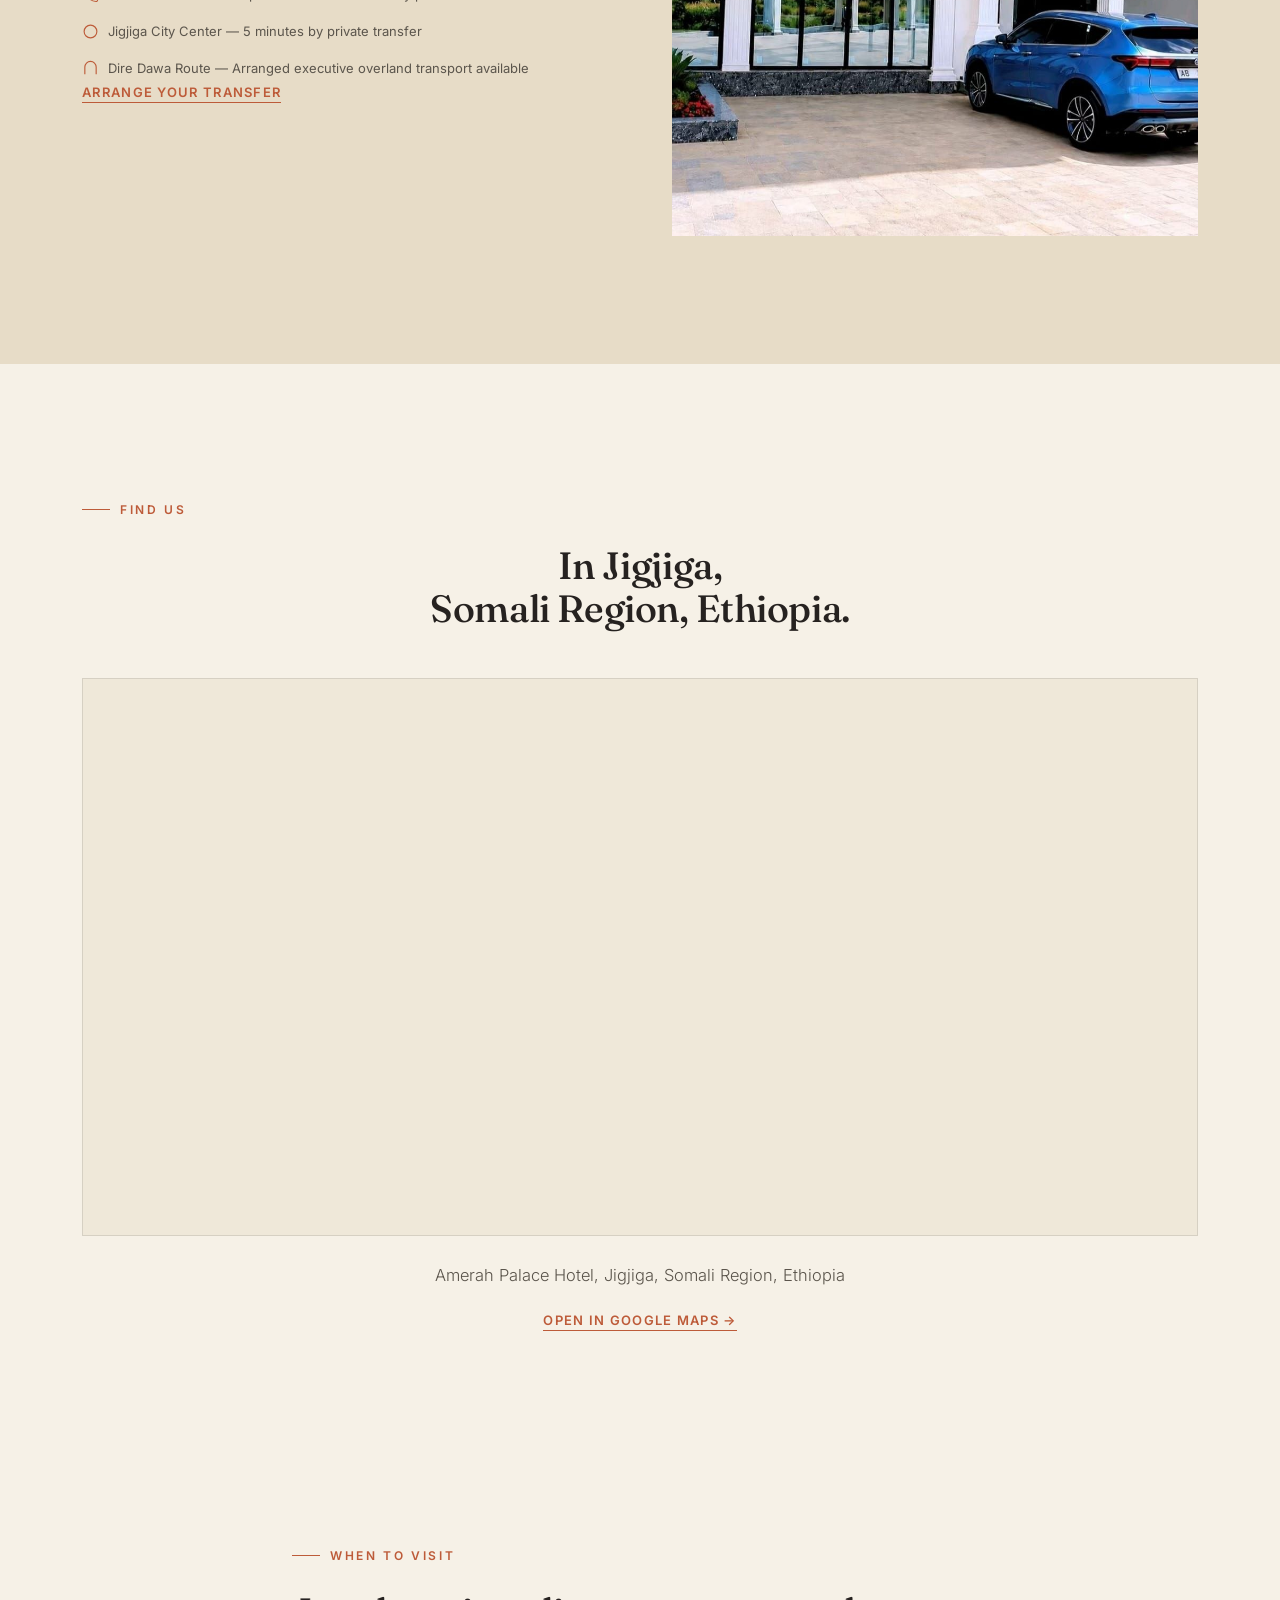
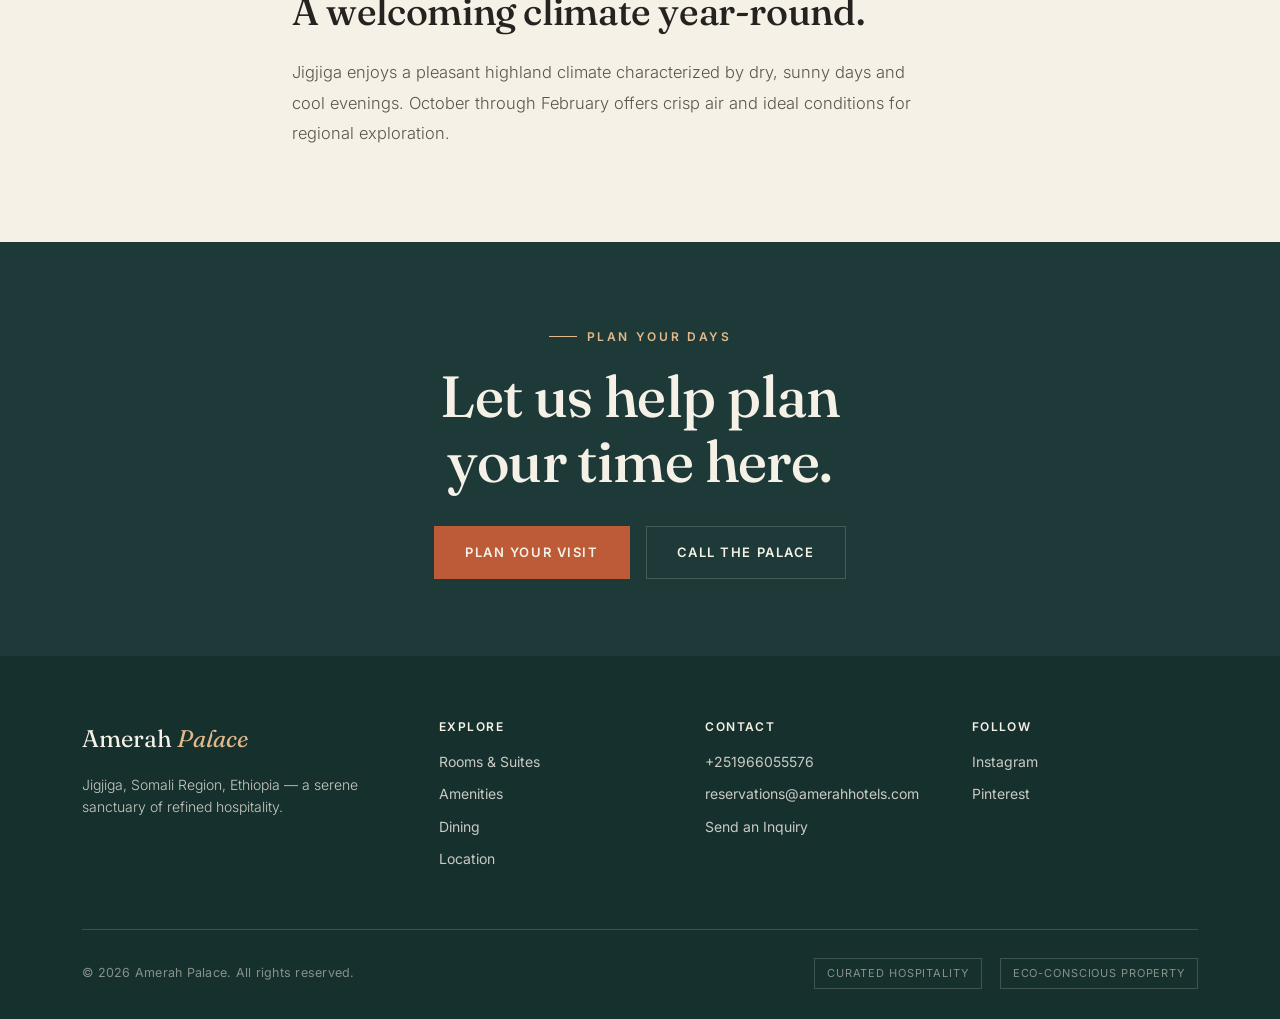
<file: location.html>
<!DOCTYPE html>
<html lang="en">

<head>
  <meta charset="UTF-8">
  <meta name="viewport" content="width=device-width, initial-scale=1.0">
  <title>Location &amp; Local Attractions — Amerah Palace</title>
  <meta name="description"
    content="Situated in Jigjiga, Somali Region, Ethiopia, Amerah Palace provides a peaceful gateway to regional markets, historic sites, and the Karamara highlands.">
  <link rel="stylesheet" href="css/style.css">
  <!-- Favicon / Browser Tab Icon -->
  <link rel="icon" type="image/jpeg" href="images/amerah_hotel_logo.jpeg">
  <link rel="apple-touch-icon" href="images/amerah_hotel_logo.jpeg">
</head>

<body>

  <header class="site-header">
    <div class="wrap">
      <a href="/" class="logo">Amerah <em>Palace</em></a>
      <nav class="nav-links">
        <a href="/">Home</a>
        <a href="about">About</a>
        <a href="rooms">Rooms</a>
        <a href="amenities">Amenities</a>
        <a href="dining">Dining</a>
        <a href="lounges">Lounges</a>
        <a href="events">Events</a>
        <a href="shuttle">Shuttle</a>
        <a href="gallery">Gallery</a>
        <a href="location" class="active">Location</a>
        <a href="contact">Contact</a>
      </nav>
      <a href="https://www.booking.com/hotel/et/amerah-palace.html?aid=304142&label=gen173nr-10CAsoR0INYW1lcmFoLXBhbGFjZUgzWARoR4gBAZgBM7gBGcgBDNgBA-gBAfgBAYgCAagCAbgC6py-1gbAAgHSAiRkNmNjMjNjMS0wMDY2LTQ1MzQtODYxYi0yOTBkNTdhMjE2ZTnYAgHgAgE&sid=c2cd31d2180ebae00088815648988069&all_sr_blocks=1745633201_445961990_2_1_0&checkin=2026-10-15&checkout=2026-10-17&dist=0&group_adults=2&group_children=0&hapos=1&highlighted_blocks=1745633201_445961990_2_1_0&hpos=1&matching_block_id=1745633201_445961990_2_1_0&no_rooms=2&req_adults=2&req_children=0&room1=A&room2=A&sb_price_type=total&sr_order=distance_from_search&sr_pri_blocks=1745633201_445961990_2_1_0__12000&srepoch=1791987409&srpvid=325007855c52cac39795e6046ac92095&type=total&ucfs=1&"
        class="nav-cta">Enquire Now</a>
      <button class="nav-toggle" aria-label="Open menu">
        <svg viewBox="0 0 24 24" fill="none" stroke="currentColor" stroke-width="1.4">
          <line x1="3" y1="7" x2="21" y2="7" />
          <line x1="3" y1="12" x2="21" y2="12" />
          <line x1="3" y1="17" x2="21" y2="17" />
        </svg>
      </button>
    </div>
  </header>

  <!-- ============ MOBILE NAV DRAWER ============ -->
  <div class="mobile-nav">
    <button class="mobile-nav-close" aria-label="Close menu">
      <svg viewBox="0 0 24 24" fill="none" stroke="currentColor" stroke-width="1.4">
        <line x1="5" y1="5" x2="19" y2="19" />
        <line x1="19" y1="5" x2="5" y2="19" />
      </svg>
    </button>
    <a href="/">Home</a>
    <a href="about">About</a>
    <a href="rooms">Rooms</a>
    <a href="amenities">Amenities</a>
    <a href="dining">Dining</a>
    <a href="lounges">Lounges</a>
    <a href="events">Events</a>
    <a href="shuttle">Shuttle</a>
    <a href="gallery">Gallery</a>
    <a href="location">Location</a>
    <a href="contact">Contact</a>
    <a href="https://www.booking.com/hotel/et/amerah-palace.html" target="_blank" rel="noopener noreferrer"
      style="color:var(--terracotta);">Reservation (Booking.com)</a>
    <div class="mobile-nav-contact">+251966055576 &nbsp;·&nbsp; reservations@amerahhotels.com</div>
  </div>

  <section class="page-hero">
    <div class="hero-bg" style="background-image:url('images/location.jpeg');">
    </div>
    <div class="hero-scrim"></div>
    <div class="hero-content">
      <div class="wrap">
        <div class="hero-kicker">Location</div>
        <h1 class="display-1">In the heart of<br>Jigjiga.</h1>
        <p class="hero-sub">Close to the center of regional commerce and culture. Protected behind quiet gates.</p>
      </div>
    </div>
  </section>

  <div class="sunline-wrap">
    <svg class="sunline" viewBox="0 0 1200 64" preserveAspectRatio="none">
      <path d="M0,50 C300,10 900,10 1200,50" fill="none" stroke-width="1" />
      <circle cx="600" cy="34" r="5" />
    </svg>
  </div>

  <!-- ============ NARRATIVE ORIENTATION ============ -->
  <section class="section-sm">
    <div class="wrap" style="max-width:780px;">
      <div class="eyebrow reveal">The Setting</div>
      <p class="lede reveal">Amerah Palace stands in Jigjiga, the dynamic capital of Ethiopia's Somali Region. Situated
        against the backdrop of broad plateaus and the Karamara hills, the city is a vibrant crossroads of heritage,
        commerce, and warm hospitality.</p>
    </div>
  </section>

  <!-- ============ EXPERIENCES NEARBY ============ -->
  <!-- <section class="section">
    <div class="wrap">
      <div class="eyebrow">Nearby</div>
      <h2 class="display-3 mt-8">Experiences worth planning.</h2>
      <div class="grid-3 mt-48">
        <div class="feature-card reveal">
          <div class="img-card"><img src="https://picsum.photos/seed/loc-portovino/700/900"
              alt="Jigjiga Central Market"></div>
          <h3>Jigjiga Central Market</h3>
          <p>A bustling market rich with colorful textiles, aromatic frankincense, spices, and artisanal leather goods.
          </p>
        </div>
        <div class="feature-card reveal">
          <div class="img-card"><img src="https://picsum.photos/seed/loc-vineyard/700/900" alt="Karamara Mountains">
          </div>
          <h3>Karamara Mountain Range</h3>
          <p>A historic mountain pass offering expansive views across the plains, ideal for guided morning drives.</p>
        </div>
        <div class="feature-card reveal">
          <div class="img-card"><img src="https://picsum.photos/seed/loc-cove2/700/900"
              alt="Traditional Somali Coffee & Tea Gathering"></div>
          <h3>Cultural Tea Gatherings</h3>
          <p>Experience an authentic tea ceremony featuring local herbs and stories curated by our cultural host.</p>
        </div>
        <div class="feature-card reveal">
          <div class="img-card"><img src="https://picsum.photos/seed/loc-market/700/900" alt="Regional Artisan Center">
          </div>
          <h3>Artisan Weaving Centers</h3>
          <p>Watch traditional artisans craft handwoven baskets, textiles, and decorative woodwork.</p>
        </div>
        <div class="feature-card reveal">
          <div class="img-card"><img src="https://picsum.photos/seed/loc-trail/700/900" alt="Highland Plateau Walk">
          </div>
          <h3>Plateau Walking Trails</h3>
          <p>Gentle, guided walking paths across the surrounding highlands with views of the entire valley.</p>
        </div>
        <div class="feature-card reveal">
          <div class="img-card"><img src="https://picsum.photos/seed/loc-chapel/700/900"
              alt="Historic Landmarks in Jigjiga"></div>
          <h3>Regional Heritage Landmarks</h3>
          <p>Discover historical monuments and cultural institutions documenting the story of the Somali Region.</p>
        </div>
      </div>
    </div>
  </section> -->

  <!-- ============ GETTING HERE ============ -->
  <section class="section sand">
    <div class="wrap">
      <div class="grid-2">
        <div class="reveal">
          <div class="eyebrow">Getting Here</div>
          <h2 class="display-3">Let us arrange<br>your arrival.</h2>
          <p class="body-text mt-24">Amerah Palace is best reached by private transfer, which we coordinate for every
            guest as standard. Share your flight or travel details with our team, and our chauffeur will be waiting.</p>
          <div class="icon-row" style="flex-direction:column; align-items:flex-start; gap:16px; margin-top:28px;">
            <div class="item"><svg viewBox="0 0 24 24" fill="none" stroke-width="1.6">
                <path d="M22 16.92v3a2 2 0 0 1-2.18 2 19.79 19.79 0 0 1-8.63-3.07" />
              </svg>Wilwal International Airport (JIJ) — 15 minutes by private transfer</div>
            <div class="item"><svg viewBox="0 0 24 24" fill="none" stroke-width="1.6">
                <circle cx="12" cy="12" r="9" />
              </svg>Jigjiga City Center — 5 minutes by private transfer</div>
            <div class="item"><svg viewBox="0 0 24 24" fill="none" stroke-width="1.6">
                <path d="M4 20V10a8 8 0 0 1 16 0v10" />
              </svg>Dire Dawa Route — Arranged executive overland transport available</div>
          </div>
          <a href="contact" class="btn-ghost mt-32">Arrange Your Transfer</a>
        </div>
        <div class="img-card reveal" style="aspect-ratio:4/5;">
          <img src="images/hotel-entrance-front.jpg" alt="Private transfer vehicle at Amerah Palace">
        </div>
      </div>
    </div>
  </section>

  <!-- ============ INTERACTIVE MAP ============ -->
  <section class="section">
    <div class="wrap">
      <div class="eyebrow center" style="justify-content:center;">Find Us</div>
      <h2 class="display-3 center mt-8">In Jigjiga,<br>Somali Region, Ethiopia.</h2>

      <div class="map-card reveal mt-48">
        <iframe
          src="https://maps.google.com/maps?q=Amerah+Palace+Hotel,+Jigjiga,+Ethiopia&t=&z=16&ie=UTF8&iwloc=&output=embed"
          width="100%" height="100%" style="border:0;" allowfullscreen="" loading="lazy"
          referrerpolicy="no-referrer-when-downgrade" title="Amerah Palace Location">
        </iframe>
      </div>

      <p class="body-text center mt-24" style="margin-left:auto; margin-right:auto;">
        Amerah Palace Hotel, Jigjiga, Somali Region, Ethiopia
      </p>
      <div class="center mt-16">
        <a href="https://maps.app.goo.gl/PnRXZKhyGDVKVcmH7" target="_blank" rel="noopener noreferrer" class="btn-ghost">
          Open in Google Maps &rarr;
        </a>
      </div>
    </div>
  </section>
  <!-- ============ SEASONAL NOTES ============ -->
  <section class="section-sm sand">
    <div class="wrap" style="max-width:760px;">
      <div class="eyebrow">When to Visit</div>
      <h2 class="display-3 mt-8">A welcoming climate year-round.</h2>
      <p class="body-text mt-24">Jigjiga enjoys a pleasant highland climate characterized by dry, sunny days and cool
        evenings. October through February offers crisp air and ideal conditions for regional exploration.</p>
    </div>
  </section>

  <!-- ============ CTA BAND ============ -->
  <section class="cta-band">
    <div class="wrap">
      <div class="eyebrow on-dark" style="justify-content:center;">Plan Your Days</div>
      <h2 class="display-2">Let us help plan<br>your time here.</h2>
      <div class="cta-buttons">
        <a href="contact" class="btn btn-primary">Plan Your Visit</a>
        <a href="tel:+251966055576 " class="btn-outline on-dark btn">Call the Palace</a>
      </div>
    </div>
  </section>

  <footer class="site-footer">
    <div class="wrap">
      <div class="footer-top">
        <div>
          <div class="footer-logo">Amerah <em>Palace</em></div>
          <p style="font-size:14px; max-width:32ch; font-weight:300;">Jigjiga, Somali Region, Ethiopia — a
            serene sanctuary of refined hospitality.</p>
        </div>
        <div>
          <h4>Explore</h4>
          <ul>
            <li><a href="rooms">Rooms &amp; Suites</a></li>
            <li><a href="amenities">Amenities</a></li>
            <li><a href="dining">Dining</a></li>
            <li><a href="location">Location</a></li>
          </ul>
        </div>
        <div>
          <h4>Contact</h4>
          <ul>
            <li><a href="tel:++251966055576 ">+251966055576 </a></li>
            <li><a href="mailto:reservations@amerahhotels.com">reservations@amerahhotels.com</a></li>
            <li><a href="contact">Send an Inquiry</a></li>
          </ul>
        </div>
        <div>
          <h4>Follow</h4>
          <ul>
            <li><a href="#">Instagram</a></li>
            <li><a href="#">Pinterest</a></li>
          </ul>
        </div>
      </div>
      <div class="footer-bottom">
        <span>© 2026 Amerah Palace. All rights reserved.</span>
        <div class="footer-badges">
          <span>Curated Hospitality</span>
          <span>Eco-Conscious Property</span>
        </div>
      </div>
    </div>
  </footer>

  <a href="https://www.booking.com/hotel/et/amerah-palace.html" class="sticky-contact">
    <svg viewBox="0 0 24 24" fill="none" stroke="currentColor" stroke-width="1.6">
      <path
        d="M22 16.92v3a2 2 0 0 1-2.18 2 19.79 19.79 0 0 1-8.63-3.07 19.5 19.5 0 0 1-6-6 19.79 19.79 0 0 1-3.07-8.67A2 2 0 0 1 4.11 2h3a2 2 0 0 1 2 1.72c.127.96.361 1.903.7 2.81a2 2 0 0 1-.45 2.11L8.09 9.91a16 16 0 0 0 6 6l1.27-1.27a2 2 0 0 1 2.11-.45c.907.339 1.85.573 2.81.7A2 2 0 0 1 22 16.92z" />
    </svg>
    <span class="full">Enquire Now</span>
  </a>

  <script src="js/main.js"></script>
</body>

</html>
</file>
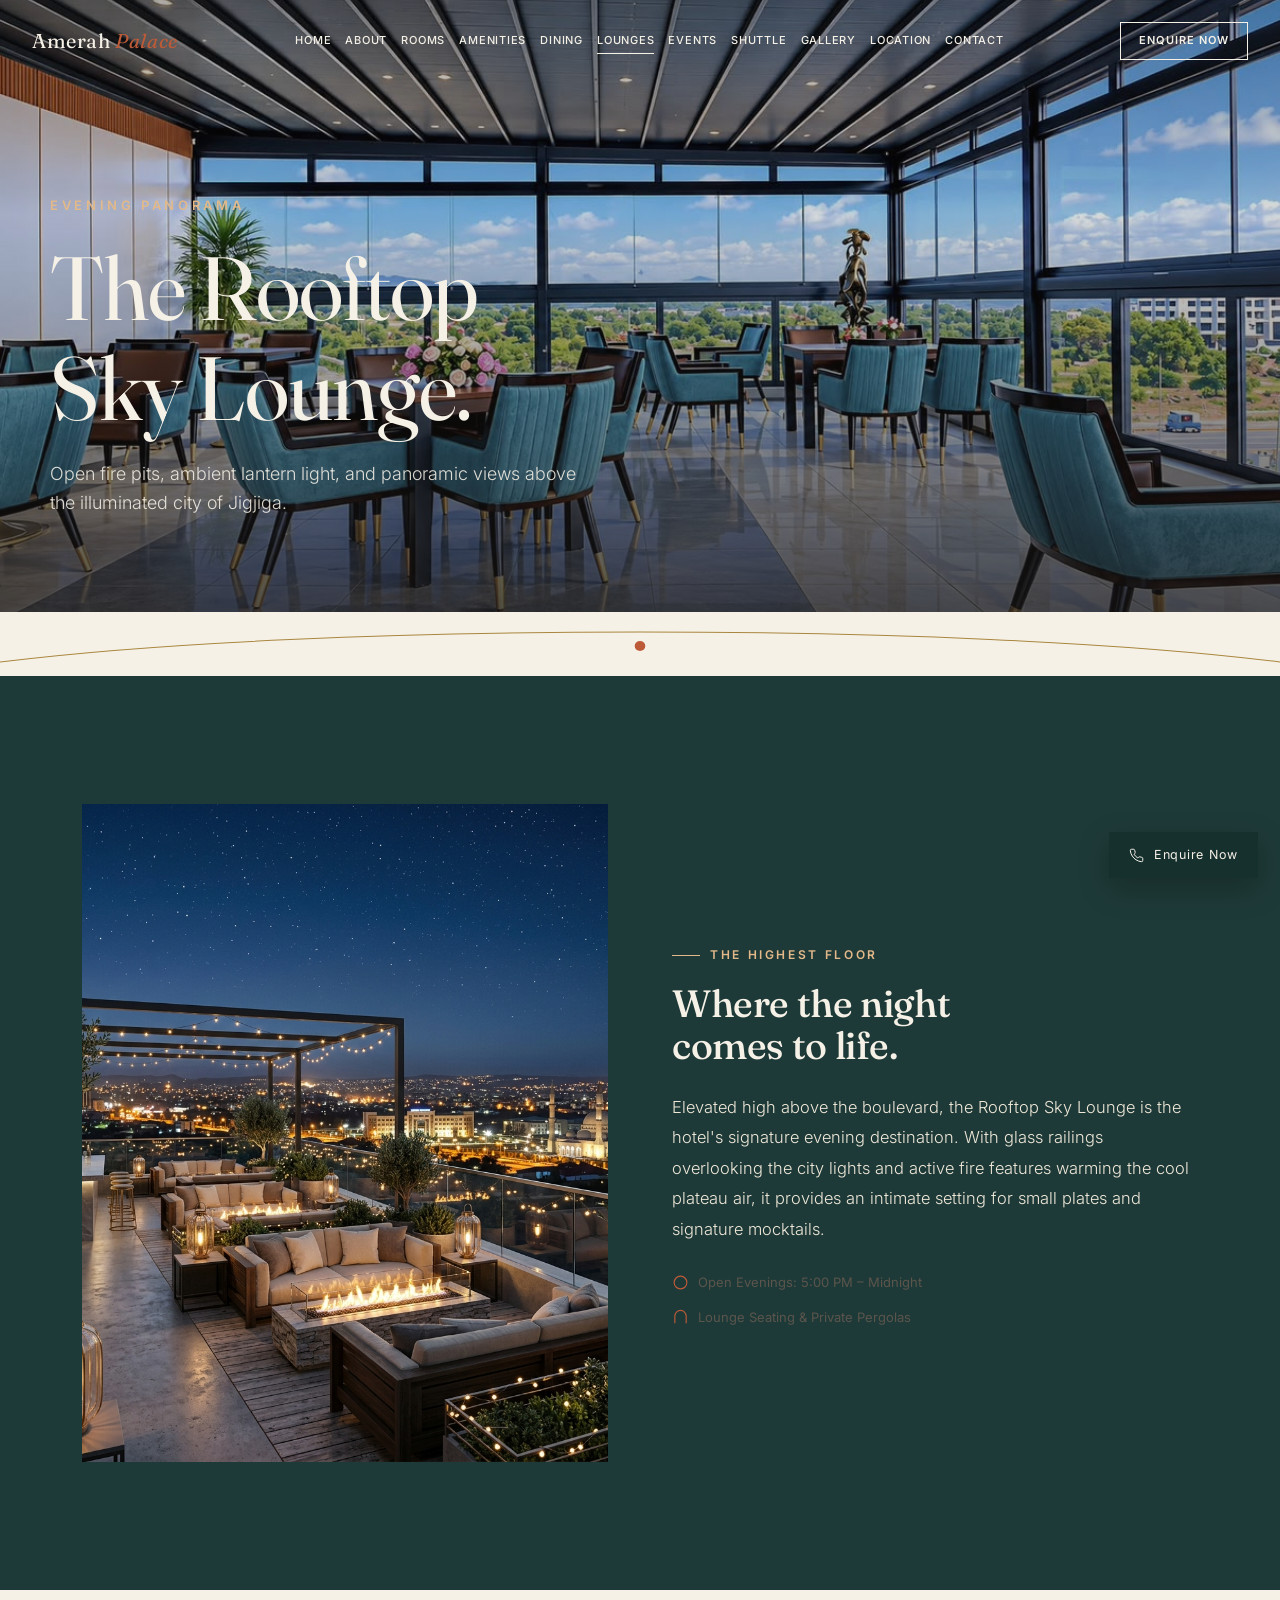
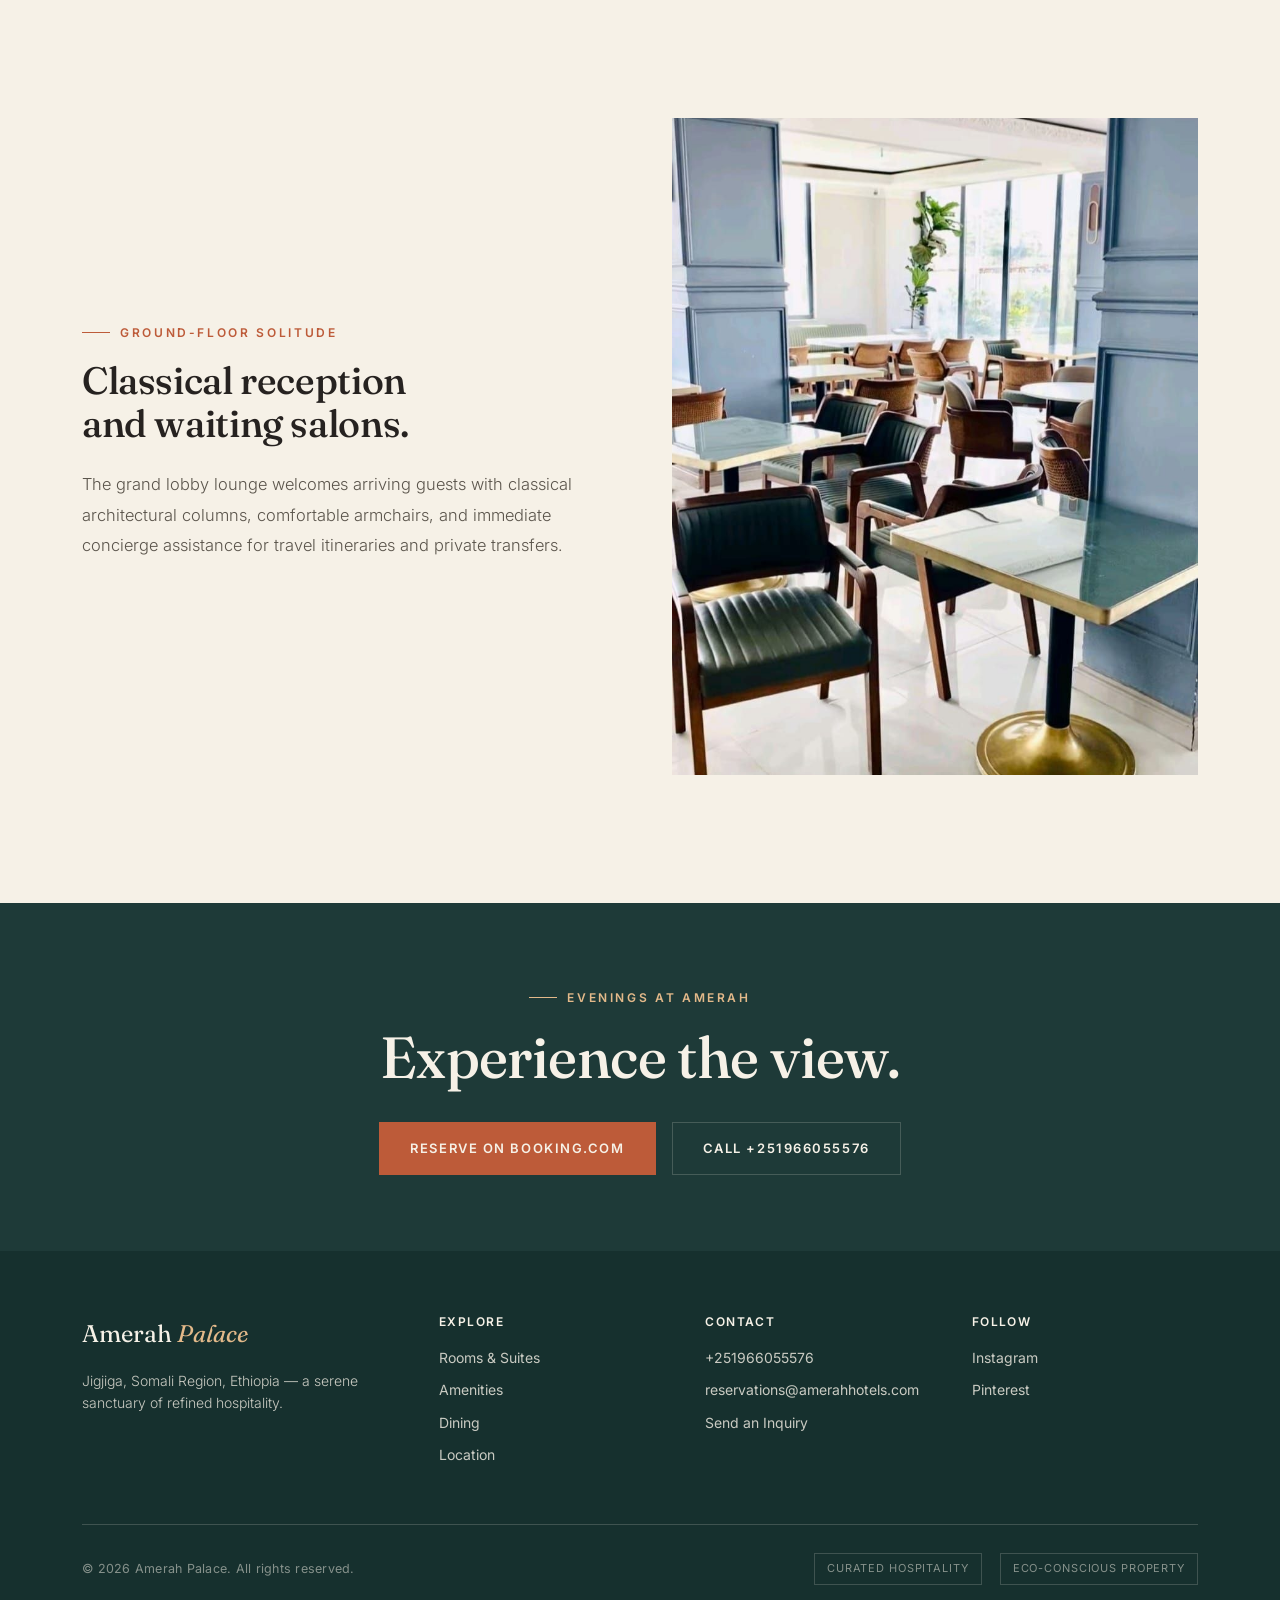
<file: lounges.html>
<!DOCTYPE html>
<html lang="en">

<head>
  <meta charset="UTF-8">
  <meta name="viewport" content="width=device-width, initial-scale=1.0">
  <title>Lounges — Amerah Palace Hotel</title>
  <meta name="description"
    content="Discover the Rooftop Sky Lounge and Reception Salons at Amerah Palace Hotel in Jigjiga. Fire pits, starry nights, and panoramic views.">
  <link rel="preconnect" href="https://fonts.googleapis.com">
  <link rel="stylesheet" href="css/style.css">
  <!-- Favicon -->
  <link rel="icon" type="image/jpeg" href="images/amerah_hotel_logo.jpeg">
  <link rel="apple-touch-icon" href="images/amerah_hotel_logo.jpeg">
</head>

<body>

  <header class="site-header">
    <div class="wrap">
      <a href="/" class="logo">Amerah <em>Palace</em></a>
      <nav class="nav-links">
        <a href="/">Home</a>
        <a href="about">About</a>
        <a href="rooms">Rooms</a>
        <a href="amenities">Amenities</a>
        <a href="dining">Dining</a>
        <a href="lounges" class="active">Lounges</a>
        <a href="events">Events</a>
        <a href="shuttle">Shuttle</a>
        <a href="gallery">Gallery</a>
        <a href="location">Location</a>
        <a href="contact">Contact</a>
      </nav>
      <a href="https://www.booking.com/hotel/et/amerah-palace.html?aid=304142&label=gen173nr-10CAsoR0INYW1lcmFoLXBhbGFjZUgzWARoR4gBAZgBM7gBGcgBDNgBA-gBAfgBAYgCAagCAbgC6py-1gbAAgHSAiRkNmNjMjNjMS0wMDY2LTQ1MzQtODYxYi0yOTBkNTdhMjE2ZTnYAgHgAgE&sid=c2cd31d2180ebae00088815648988069&all_sr_blocks=1745633201_445961990_2_1_0&checkin=2026-10-15&checkout=2026-10-17&dist=0&group_adults=2&group_children=0&hapos=1&highlighted_blocks=1745633201_445961990_2_1_0&hpos=1&matching_block_id=1745633201_445961990_2_1_0&no_rooms=2&req_adults=2&req_children=0&room1=A&room2=A&sb_price_type=total&sr_order=distance_from_search&sr_pri_blocks=1745633201_445961990_2_1_0__12000&srepoch=1791987409&srpvid=325007855c52cac39795e6046ac92095&type=total&ucfs=1&"
        class="nav-cta">Enquire Now</a>
      <button class="nav-toggle" aria-label="Open menu">
        <svg viewBox="0 0 24 24" fill="none" stroke="currentColor" stroke-width="1.4">
          <line x1="3" y1="7" x2="21" y2="7" />
          <line x1="3" y1="12" x2="21" y2="12" />
          <line x1="3" y1="17" x2="21" y2="17" />
        </svg>
      </button>
    </div>
  </header>

  <!-- ============ MOBILE NAV DRAWER ============ -->
  <div class="mobile-nav">
    <button class="mobile-nav-close" aria-label="Close menu">
      <svg viewBox="0 0 24 24" fill="none" stroke="currentColor" stroke-width="1.4">
        <line x1="5" y1="5" x2="19" y2="19" />
        <line x1="19" y1="5" x2="5" y2="19" />
      </svg>
    </button>
    <a href="/">Home</a>
    <a href="about">About</a>
    <a href="rooms">Rooms</a>
    <a href="amenities">Amenities</a>
    <a href="dining">Dining</a>
    <a href="lounges">Lounges</a>
    <a href="events">Events</a>
    <a href="shuttle">Shuttle</a>
    <a href="gallery">Gallery</a>
    <a href="location">Location</a>
    <a href="contact">Contact</a>
    <a href="https://www.booking.com/hotel/et/amerah-palace.html" target="_blank" rel="noopener noreferrer"
      style="color:var(--terracotta);">Reservation (Booking.com)</a>
    <div class="mobile-nav-contact">+251966055576 &nbsp;·&nbsp; reservations@amerahhotels.com</div>
  </div>

  <section class="page-hero">
    <div class="hero-bg" style="background-image:url('images/rooftop.jpeg');"></div>
    <div class="hero-scrim"></div>
    <div class="hero-content">
      <div class="wrap">
        <div class="hero-kicker">Evening Panorama</div>
        <h1 class="display-1">The Rooftop<br>Sky Lounge.</h1>
        <p class="hero-sub">Open fire pits, ambient lantern light, and panoramic views above the illuminated city of
          Jigjiga.</p>
      </div>
    </div>
  </section>

  <div class="sunline-wrap">
    <svg class="sunline" viewBox="0 0 1200 64" preserveAspectRatio="none">
      <path d="M0,50 C300,10 900,10 1200,50" fill="none" stroke-width="1" />
      <circle cx="600" cy="34" r="5" />
    </svg>
  </div>

  <!-- ============ ROOFTOP SECTION ============ -->
  <section class="section dark">
    <div class="wrap">
      <div class="grid-2">
        <div class="img-card reveal" style="aspect-ratio:4/5;">
          <img src="images/dining-rooftop-lounge.jpeg" alt="Rooftop Sky Lounge at night with fire pits">
        </div>
        <div class="reveal on-dark">
          <div class="eyebrow on-dark">The Highest Floor</div>
          <h2 class="display-3">Where the night<br>comes to life.</h2>
          <p class="body-text mt-24">Elevated high above the boulevard, the Rooftop Sky Lounge is the hotel's signature
            evening destination. With glass railings overlooking the city lights and active fire features warming the
            cool plateau air, it provides an intimate setting for small plates and signature mocktails.</p>
          <div class="icon-row" style="flex-direction:column; align-items:flex-start; gap:14px; margin-top:28px;">
            <div class="item"><svg viewBox="0 0 24 24" fill="none" stroke-width="1.6">
                <circle cx="12" cy="12" r="9" />
              </svg>Open Evenings: 5:00 PM – Midnight</div>
            <div class="item"><svg viewBox="0 0 24 24" fill="none" stroke-width="1.6">
                <path d="M4 20V10a8 8 0 0 1 16 0v10" />
              </svg>Lounge Seating &amp; Private Pergolas</div>
          </div>
        </div>
      </div>
    </div>
  </section>

  <!-- ============ RECEPTION SALONS ============ -->
  <section class="section">
    <div class="wrap">
      <div class="grid-2">
        <div class="reveal">
          <div class="eyebrow">Ground-Floor Solitude</div>
          <h2 class="display-3">Classical reception<br>and waiting salons.</h2>
          <p class="body-text mt-24">The grand lobby lounge welcomes arriving guests with classical architectural
            columns, comfortable armchairs, and immediate concierge assistance for travel itineraries and private
            transfers.</p>
        </div>
        <div class="img-card reveal" style="aspect-ratio:4/5;">
          <img src="images/dining-lounge-columns.jpg" alt="Reception salon with columns at Amerah Palace">
        </div>
      </div>
    </div>
  </section>

  <!-- ============ CTA BAND ============ -->
  <section class="cta-band">
    <div class="wrap">
      <div class="eyebrow on-dark" style="justify-content:center;">Evenings at Amerah</div>
      <h2 class="display-2">Experience the view.</h2>
      <div class="cta-buttons">
        <a href="https://www.booking.com/hotel/et/amerah-palace.html" target="_blank" rel="noopener noreferrer"
          class="btn btn-primary">Reserve on
          Booking.com</a>
        <a href="tel:+251948831748" class="btn-outline on-dark btn">Call +251966055576 </a>
      </div>
    </div>
  </section>

  <footer class="site-footer">
    <div class="wrap">
      <div class="footer-top">
        <div>
          <div class="footer-logo">Amerah <em>Palace</em></div>
          <p style="font-size:14px; max-width:32ch; font-weight:300;">Jigjiga, Somali Region, Ethiopia — a
            serene sanctuary of refined hospitality.</p>
        </div>
        <div>
          <h4>Explore</h4>
          <ul>
            <li><a href="rooms">Rooms &amp; Suites</a></li>
            <li><a href="amenities">Amenities</a></li>
            <li><a href="dining">Dining</a></li>
            <li><a href="location">Location</a></li>
          </ul>
        </div>
        <div>
          <h4>Contact</h4>
          <ul>
            <li><a href="tel:++251966055576 ">+251966055576 </a></li>
            <li><a href="mailto:reservations@amerahhotels.com">reservations@amerahhotels.com</a></li>
            <li><a href="contact">Send an Inquiry</a></li>
          </ul>
        </div>
        <div>
          <h4>Follow</h4>
          <ul>
            <li><a href="#">Instagram</a></li>
            <li><a href="#">Pinterest</a></li>
          </ul>
        </div>
      </div>
      <div class="footer-bottom">
        <span>© 2026 Amerah Palace. All rights reserved.</span>
        <div class="footer-badges">
          <span>Curated Hospitality</span>
          <span>Eco-Conscious Property</span>
        </div>
      </div>
    </div>
  </footer>
  <!-- ============ STICKY CONTACT ============ -->
  <a href="https://www.booking.com/hotel/et/amerah-palace.html" class="sticky-contact">
    <svg viewBox="0 0 24 24" fill="none" stroke="currentColor" stroke-width="1.6">
      <path
        d="M22 16.92v3a2 2 0 0 1-2.18 2 19.79 19.79 0 0 1-8.63-3.07 19.5 19.5 0 0 1-6-6 19.79 19.79 0 0 1-3.07-8.67A2 2 0 0 1 4.11 2h3a2 2 0 0 1 2 1.72c.127.96.361 1.903.7 2.81a2 2 0 0 1-.45 2.11L8.09 9.91a16 16 0 0 0 6 6l1.27-1.27a2 2 0 0 1 2.11-.45c.907.339 1.85.573 2.81.7A2 2 0 0 1 22 16.92z" />
    </svg>
    <span class="full">Enquire Now</span>
  </a>

  <script src="js/main.js"></script>
</body>

</html>
</file>
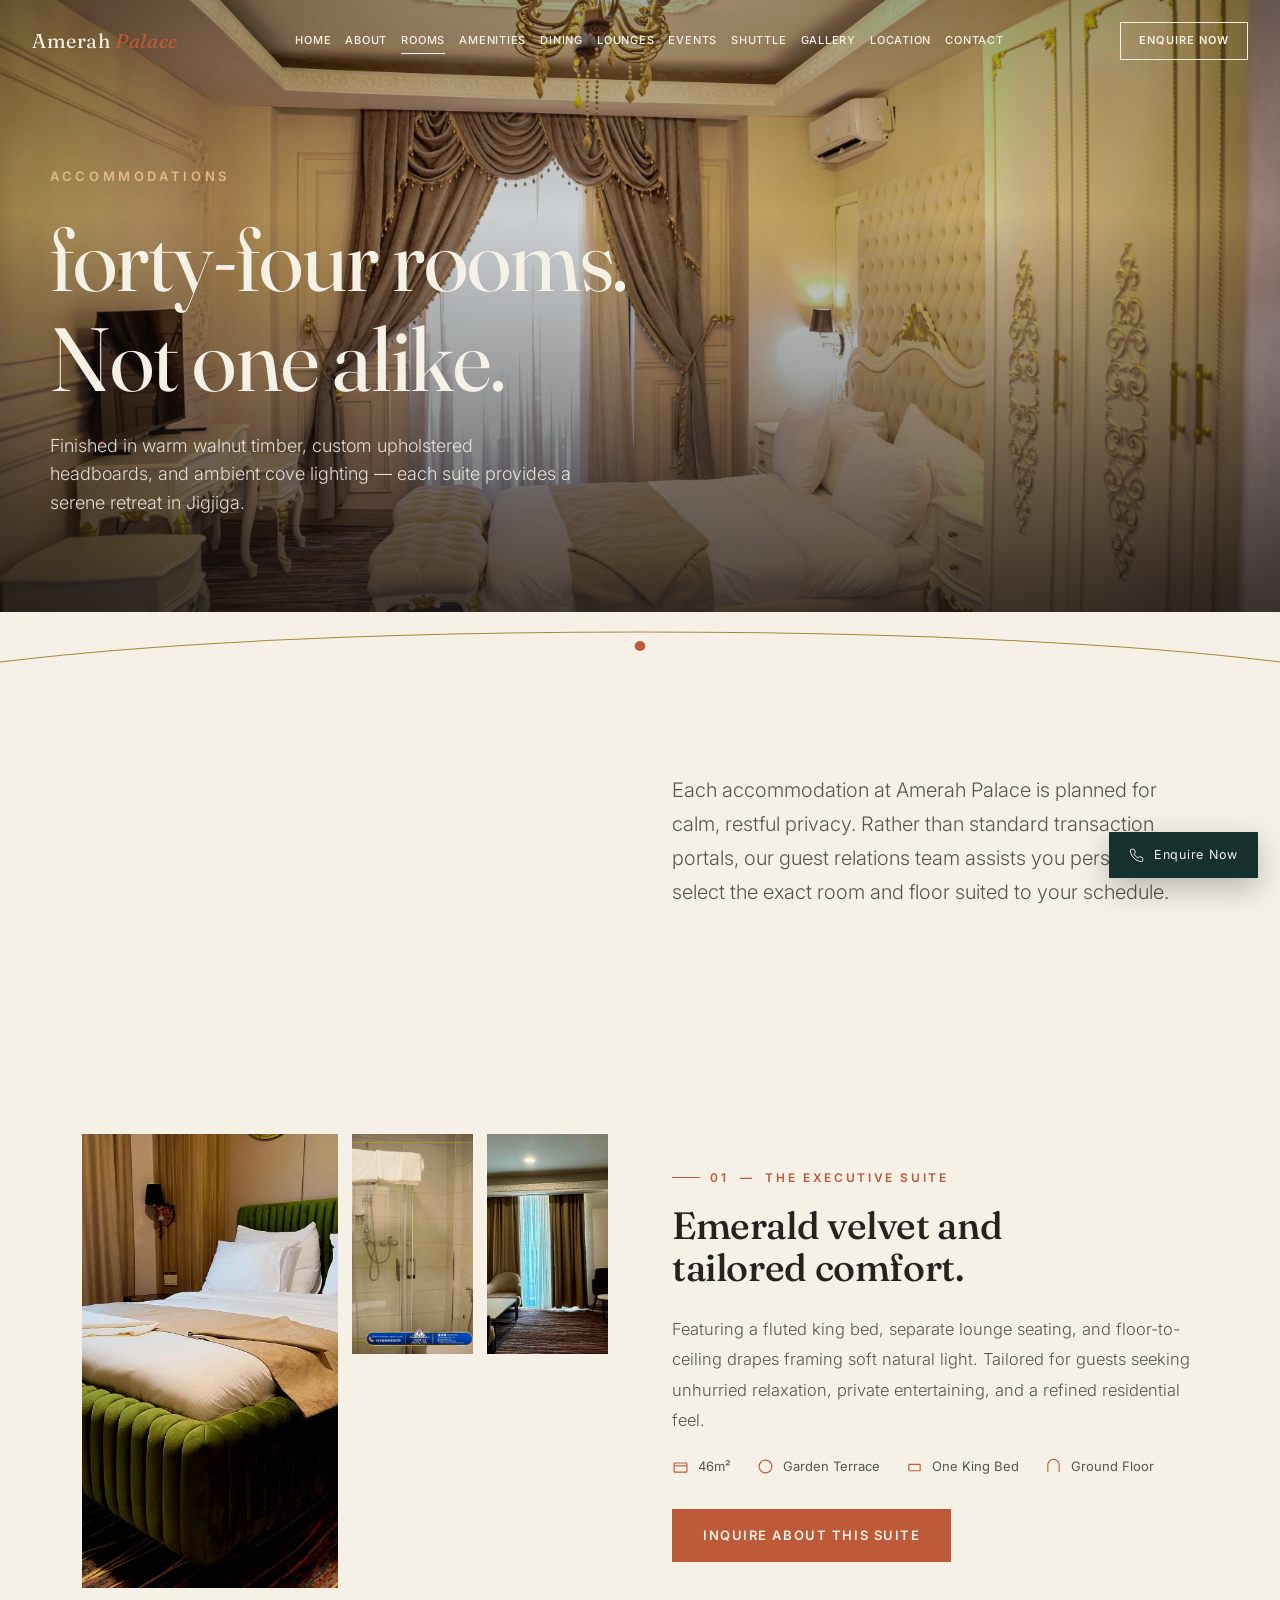
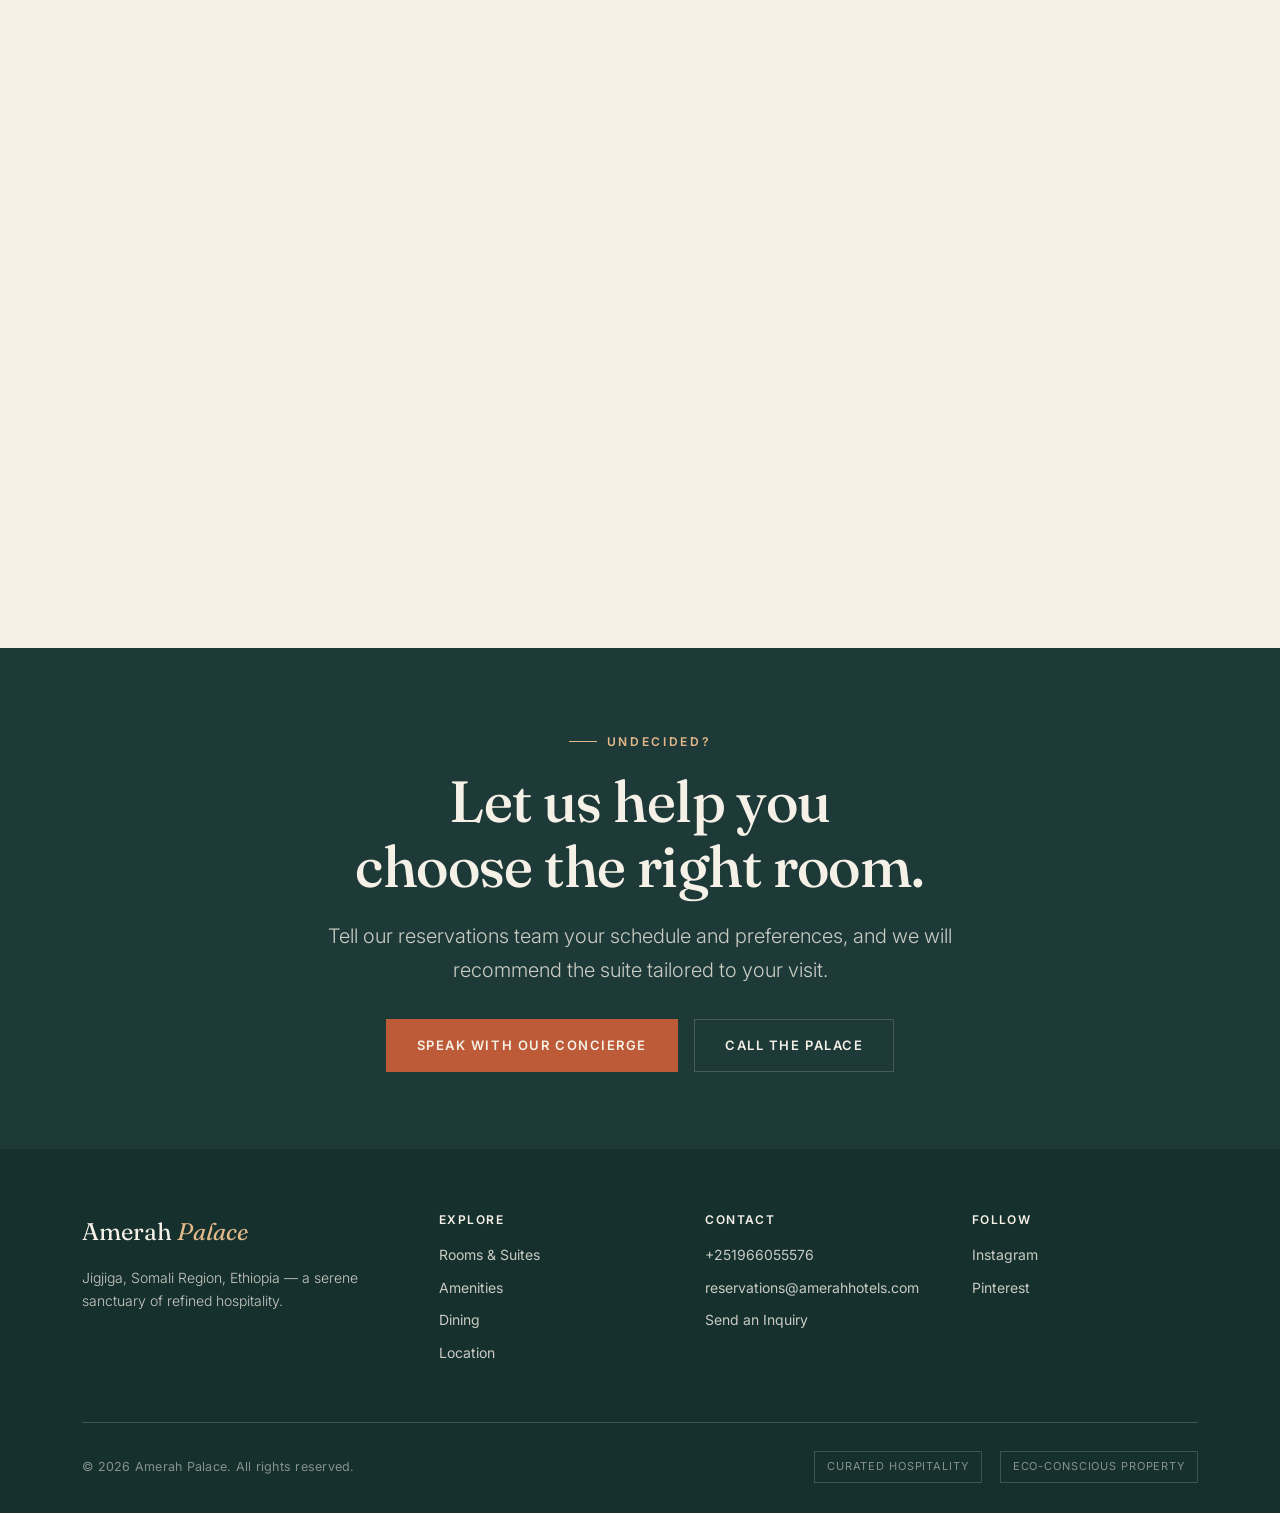
<file: rooms.html>
<!DOCTYPE html>
<html lang="en">

<head>
  <meta charset="UTF-8">
  <meta name="viewport" content="width=device-width, initial-scale=1.0">
  <title>Rooms &amp; Suites — Amerah Palace</title>
  <meta name="description"
    content="Thirty-four named rooms and suites at Amerah Palace in Jigjiga, from garden-view terraces to the rooftop Presidential Residence.">
  <link rel="stylesheet" href="css/style.css">
  <!-- Favicon / Browser Tab Icon -->
  <link rel="icon" type="image/jpeg" href="images/amerah_hotel_logo.jpeg">
  <link rel="apple-touch-icon" href="images/amerah_hotel_logo.jpeg">

</head>

<body>
  <header class="site-header">
    <div class="wrap">
      <a href="/" class="logo">Amerah <em>Palace</em></a>
      <nav class="nav-links">
        <a href="/">Home</a>
        <a href="about">About</a>
        <a href="rooms" class="active">Rooms</a>
        <a href="amenities">Amenities</a>
        <a href="dining">Dining</a>
        <a href="lounges">Lounges</a>
        <a href="events">Events</a>
        <a href="shuttle">Shuttle</a>
        <a href="gallery">Gallery</a>
        <a href="location">Location</a>
        <a href="contact">Contact</a>
      </nav>
      <a href="https://www.booking.com/hotel/et/amerah-palace.html?aid=304142&label=gen173nr-10CAsoR0INYW1lcmFoLXBhbGFjZUgzWARoR4gBAZgBM7gBGcgBDNgBA-gBAfgBAYgCAagCAbgC6py-1gbAAgHSAiRkNmNjMjNjMS0wMDY2LTQ1MzQtODYxYi0yOTBkNTdhMjE2ZTnYAgHgAgE&sid=c2cd31d2180ebae00088815648988069&all_sr_blocks=1745633201_445961990_2_1_0&checkin=2026-10-15&checkout=2026-10-17&dist=0&group_adults=2&group_children=0&hapos=1&highlighted_blocks=1745633201_445961990_2_1_0&hpos=1&matching_block_id=1745633201_445961990_2_1_0&no_rooms=2&req_adults=2&req_children=0&room1=A&room2=A&sb_price_type=total&sr_order=distance_from_search&sr_pri_blocks=1745633201_445961990_2_1_0__12000&srepoch=1791987409&srpvid=325007855c52cac39795e6046ac92095&type=total&ucfs=1&"
        class="nav-cta">Enquire Now</a>
      <button class="nav-toggle" aria-label="Open menu">
        <svg viewBox="0 0 24 24" fill="none" stroke="currentColor" stroke-width="1.4">
          <line x1="3" y1="7" x2="21" y2="7" />
          <line x1="3" y1="12" x2="21" y2="12" />
          <line x1="3" y1="17" x2="21" y2="17" />
        </svg>
      </button>
    </div>
  </header>

  <!-- ============ MOBILE NAV DRAWER ============ -->
  <div class="mobile-nav">
    <button class="mobile-nav-close" aria-label="Close menu">
      <svg viewBox="0 0 24 24" fill="none" stroke="currentColor" stroke-width="1.4">
        <line x1="5" y1="5" x2="19" y2="19" />
        <line x1="19" y1="5" x2="5" y2="19" />
      </svg>
    </button>
    <a href="/">Home</a>
    <a href="about">About</a>
    <a href="rooms">Rooms</a>
    <a href="amenities">Amenities</a>
    <a href="dining">Dining</a>
    <a href="lounges">Lounges</a>
    <a href="events">Events</a>
    <a href="shuttle">Shuttle</a>
    <a href="gallery">Gallery</a>
    <a href="location">Location</a>
    <a href="contact">Contact</a>
    <a href="https://www.booking.com/hotel/et/amerah-palace.html" target="_blank" rel="noopener noreferrer"
      style="color:var(--terracotta);">Reservation (Booking.com)</a>
    <div class="mobile-nav-contact">+251966055576 &nbsp;·&nbsp; reservations@amerahhotels.com</div>
  </div>

  <!-- ============ PAGE HERO ============ -->
  <section class="page-hero">
    <div class="hero-bg" style="background-image:url('images/DSC07956.jpg.jpeg');"></div>
    <div class="hero-scrim"></div>
    <div class="hero-content">
      <div class="wrap">
        <div class="hero-kicker">Accommodations</div>
        <h1 class="display-1">forty-four rooms.<br>Not one alike.</h1>
        <p class="hero-sub">Finished in warm walnut timber, custom upholstered headboards, and ambient cove lighting —
          each suite provides a serene retreat in Jigjiga.</p>
      </div>
    </div>
  </section>

  <div class="sunline-wrap">
    <svg class="sunline" viewBox="0 0 1200 64" preserveAspectRatio="none">
      <path d="M0,50 C300,10 900,10 1200,50" fill="none" stroke-width="1" />
      <circle cx="600" cy="34" r="5" />
    </svg>
  </div>

  <!-- ============ INTRO ============ -->
  <section class="section-sm">
    <div class="wrap">
      <div class="grid-2">
        <div class="eyebrow reveal">Our Philosophy</div>
        <p class="lede reveal">Each accommodation at Amerah Palace is planned for calm, restful privacy. Rather than
          standard transaction portals, our guest relations team assists you personally to select the exact room and
          floor suited to your schedule.</p>
      </div>
    </div>
  </section>

  <!-- ============ GARDEN SUITE ============ -->
  <section class="section" id="garden-suite">
    <div class="wrap">
      <div class="grid-2">
        <div class="gallery-grid reveal">
          <div class="img-card g1"><img src="images/suit.jpeg"
              alt="Garden Suite bedroom with outdoor terrace at Amerah Palace"></div>
          <div class="img-card g3"><img src="images/DSC08012.jpg.jpeg"
              alt="En-suite bathroom vanity and walk-in shower"></div>
          <div class="img-card g3"><img src="images/standard_view_3.jpg" alt="Bedroom ambient lighting detail">
          </div>
        </div>
        <div class="reveal">
          <div class="eyebrow">01 &nbsp;—&nbsp; The Executive Suite</div>
          <h2 class="display-3">Emerald velvet and <br>tailored comfort.</h2>
          <p class="body-text mt-24">Featuring a fluted king bed, separate lounge seating, and floor-to-ceiling drapes
            framing soft natural light. Tailored for guests seeking unhurried relaxation, private entertaining, and a
            refined residential feel.</p>
          <div class="icon-row">
            <div class="item"><svg viewBox="0 0 24 24" fill="none" stroke-width="1.6">
                <rect x="3" y="7" width="18" height="13" rx="1" />
                <path d="M3 11h18" />
              </svg>46m²</div>
            <div class="item"><svg viewBox="0 0 24 24" fill="none" stroke-width="1.6">
                <circle cx="12" cy="12" r="9" />
              </svg>Garden Terrace</div>
            <div class="item"><svg viewBox="0 0 24 24" fill="none" stroke-width="1.6">
                <rect x="4" y="9" width="16" height="9" rx="1" />
              </svg>One King Bed</div>
            <div class="item"><svg viewBox="0 0 24 24" fill="none" stroke-width="1.6">
                <path d="M4 20V10a8 8 0 0 1 16 0v10" />
              </svg>Ground Floor</div>
          </div>
          <a href="executive-suite-rooms" class="btn btn-primary mt-32">Inquire About This Suite</a>
        </div>
      </div>
    </div>
  </section>

  <hr class="hairline wrap">

  <!-- ============ PALACE EXECUTIVE SUITE ============ -->
  <section class="section" id="palace-suite">
    <div class="wrap">
      <div class="grid-2">
        <div class="reveal" style="order:2;">
          <div class="eyebrow">02 &nbsp;—&nbsp; Executive</div>
          <h2 class="display-3">Warm walnut timber<br>and city horizons.</h2>
          <p class="body-text mt-24">Featuring a plush king bed, recessed cove lighting, and floor-to-ceiling drapes
            opening to private balcony views. Tailored for visitors seeking quiet elegance and dedicated work space.</p>
          <div class="icon-row">
            <div class="item"><svg viewBox="0 0 24 24" fill="none" stroke-width="1.6">
                <rect x="3" y="7" width="18" height="13" rx="1" />
                <path d="M3 11h18" />
              </svg>48m²</div>
            <div class="item"><svg viewBox="0 0 24 24" fill="none" stroke-width="1.6">
                <circle cx="12" cy="12" r="9" />
              </svg>City View</div>
            <div class="item"><svg viewBox="0 0 24 24" fill="none" stroke-width="1.6">
                <rect x="4" y="9" width="16" height="9" rx="1" />
              </svg>One King Bed</div>
            <div class="item"><svg viewBox="0 0 24 24" fill="none" stroke-width="1.6">
                <path d="M4 20V10a8 8 0 0 1 16 0v10" />
              </svg>Private Balcony</div>
          </div>
          <a href="executive-rooms" class="btn btn-primary mt-32">Inquire About This Suite</a>
        </div>
        <div class="gallery-grid reveal" style="order:1;">
          <div class="img-card g1"><img src="images/whatsapp4.jpeg" alt="Palace Executive Suite at Amerah Palace">
          </div>
          <div class="img-card g3"><img src="images/DSC07996.jpg.jpeg" alt="Evening balcony view over Jigjiga"></div>
          <div class="img-card g3"><img src="images/DSC08074.jpg.jpeg" alt="Bathroom with glass shower and tub">
          </div>
        </div>
      </div>
    </div>
  </section>

  <hr class="hairline wrap">

  <!-- ============ PRESIDENTIAL RESIDENCE ============ -->
  <section class="section" id="standard">
    <div class="wrap">
      <div class="grid-2">
        <div class="gallery-grid reveal">
          <div class="img-card g1"><img src="images/DSC07956.jpg.jpeg"
              alt="Presidential Residence grand salon at Amerah Palace"></div>
          <div class="img-card g3"><img src="images/DSC07939.jpg.jpeg" alt="Night skyline perspective"></div>
          <div class="img-card g3"><img src="images/DSC08005.jpg.jpeg" alt="In-suite banquet dining"></div>
        </div>
        <div class="reveal">
          <div class="eyebrow">03 &nbsp;—&nbsp; The Presidential Residence</div>
          <h2 class="display-3">A dedicated grand salon<br>and private sanctuary.</h2>
          <p class="body-text mt-24">Our most distinguished residence features a classical tufted salon,
            floor-to-ceiling drapes, and a mirrored headboard wall. Complete with wrap-around balconies, private banquet
            capability, and dedicated butler attendance.</p>
          <div class="icon-row">
            <div class="item"><svg viewBox="0 0 24 24" fill="none" stroke-width="1.6">
                <rect x="3" y="7" width="18" height="13" rx="1" />
                <path d="M3 11h18" />
              </svg>120m²</div>
            <div class="item"><svg viewBox="0 0 24 24" fill="none" stroke-width="1.6">
                <circle cx="12" cy="12" r="9" />
              </svg>Top Floor</div>
            <div class="item"><svg viewBox="0 0 24 24" fill="none" stroke-width="1.6">
                <rect x="4" y="9" width="16" height="9" rx="1" />
              </svg>Grand King</div>
            <div class="item"><svg viewBox="0 0 24 24" fill="none" stroke-width="1.6">
                <path d="M4 20V10a8 8 0 0 1 16 0v10" />
              </svg>Private Salon</div>
          </div>
          <a href="presidential-luxury-rooms" class="btn btn-primary mt-32">Inquire About This Suite</a>
        </div>
      </div>
    </div>
  </section>
  <section class="section" id="standard">
    <div class="wrap">
      <div class="grid-2">
        <div class="gallery-grid reveal">
          <div class="img-card g1"><img src="images/DSC08064.jpg.jpeg"
              alt="Presidential Residence grand salon at Amerah Palace"></div>
          <div class="img-card g3"><img src="images/DSC08068.jpg.jpeg" alt="Night skyline perspective"></div>
          <div class="img-card g3"><img src="images/DSC08074.jpg.jpeg" alt="In-suite banquet dining"></div>
        </div>
        <div class="reveal">
          <div class="eyebrow">03 &nbsp;—&nbsp; The standard Rooms</div>
          <h2 class="display-3">Sculptural velvet <br>and modern utility.</h2>
          <p class="body-text mt-24">Featuring a statement green headboard, a built-in vanity desk, and a crisp
            marble-tiled ensuite bathroom. Tailored for discerning travelers seeking a polished sanctuary, seamless
            connectivity, and restful privacy.</p>
          <div class="icon-row">
            <div class="item"><svg viewBox="0 0 24 24" fill="none" stroke-width="1.6">
                <rect x="3" y="7" width="18" height="13" rx="1" />
                <path d="M3 11h18" />
              </svg>120m²</div>
            <div class="item"><svg viewBox="0 0 24 24" fill="none" stroke-width="1.6">
                <circle cx="12" cy="12" r="9" />
              </svg>Top Floor</div>
            <div class="item"><svg viewBox="0 0 24 24" fill="none" stroke-width="1.6">
                <rect x="4" y="9" width="16" height="9" rx="1" />
              </svg>Grand King</div>
            <div class="item"><svg viewBox="0 0 24 24" fill="none" stroke-width="1.6">
                <path d="M4 20V10a8 8 0 0 1 16 0v10" />
              </svg>Private Salon</div>
          </div>
          <a href="standard-rooms" class="btn btn-primary mt-32">Inquire About This Suite</a>
        </div>
      </div>
    </div>
  </section>
  <!-- ============ CROSS-SELL (FAMILY SUITE) ============ -->
  <!-- <section class="section-sm sand">
    <div class="wrap">
      <div class="eyebrow">You May Also Love</div>
      <h2 class="display-3 mt-8">More ways to stay.</h2>
      <div class="grid-3 mt-48">
        <div class="feature-card reveal">
          <div class="img-card"><img src="images/room-family-twin.jpeg" alt="Deluxe Family Twin Suite at Amerah Palace">
          </div>
          <h3>Deluxe Family Twin Suite</h3>
          <p>65m² · Two Double Beds · Highland View</p>
          <a href="contact.html?room=family" class="btn-ghost">Inquire</a>
        </div>
        <div class="feature-card reveal">
          <div class="img-card"><img src="images/view-city-night.jpeg" alt="Balcony view from suite"></div>
          <h3>Skyline Balcony Suite</h3>
          <p>52m² · Private Panorama · King Bed</p>
          <a href="contact.html?room=terrace" class="btn-ghost">Inquire</a>
        </div>
      </div>
    </div>
  </section> -->

  <!-- ============ CTA BAND ============ -->
  <section class="cta-band">
    <div class="wrap">
      <div class="eyebrow on-dark" style="justify-content:center;">Undecided?</div>
      <h2 class="display-2">Let us help you<br>choose the right room.</h2>
      <p class="lede center" style="color:rgba(246,241,231,0.8); margin:0 auto;">Tell our reservations team your
        schedule and preferences, and we will recommend the suite tailored to your visit.</p>
      <div class="cta-buttons">
        <a href="contact" class="btn btn-primary">Speak With Our Concierge</a>
        <a href="tel:+251966055576 " class="btn-outline on-dark btn">Call the Palace</a>
      </div>
    </div>
  </section>

  <footer class="site-footer">
    <div class="wrap">
      <div class="footer-top">
        <div>
          <div class="footer-logo">Amerah <em>Palace</em></div>
          <p style="font-size:14px; max-width:32ch; font-weight:300;">Jigjiga, Somali Region, Ethiopia — a
            serene sanctuary of refined hospitality.</p>
        </div>
        <div>
          <h4>Explore</h4>
          <ul>
            <li><a href="rooms">Rooms &amp; Suites</a></li>
            <li><a href="amenities">Amenities</a></li>
            <li><a href="dining">Dining</a></li>
            <li><a href="location">Location</a></li>
          </ul>
        </div>
        <div>
          <h4>Contact</h4>
          <ul>
            <li><a href="tel:++251966055576 ">+251966055576 </a></li>
            <li><a href="mailto:reservations@amerahhotels.com">reservations@amerahhotels.com</a></li>
            <li><a href="contact">Send an Inquiry</a></li>
          </ul>
        </div>
        <div>
          <h4>Follow</h4>
          <ul>
            <li><a href="#">Instagram</a></li>
            <li><a href="#">Pinterest</a></li>
          </ul>
        </div>
      </div>
      <div class="footer-bottom">
        <span>© 2026 Amerah Palace. All rights reserved.</span>
        <div class="footer-badges">
          <span>Curated Hospitality</span>
          <span>Eco-Conscious Property</span>
        </div>
      </div>
    </div>
  </footer>

  <a href="https://www.booking.com/hotel/et/amerah-palace.html" class="sticky-contact">
    <svg viewBox="0 0 24 24" fill="none" stroke="currentColor" stroke-width="1.6">
      <path
        d="M22 16.92v3a2 2 0 0 1-2.18 2 19.79 19.79 0 0 1-8.63-3.07 19.5 19.5 0 0 1-6-6 19.79 19.79 0 0 1-3.07-8.67A2 2 0 0 1 4.11 2h3a2 2 0 0 1 2 1.72c.127.96.361 1.903.7 2.81a2 2 0 0 1-.45 2.11L8.09 9.91a16 16 0 0 0 6 6l1.27-1.27a2 2 0 0 1 2.11-.45c.907.339 1.85.573 2.81.7A2 2 0 0 1 22 16.92z" />
    </svg>
    <span class="full">Enquire Now</span>
  </a>

  <script src="js/main.js"></script>
</body>

</html>
</file>
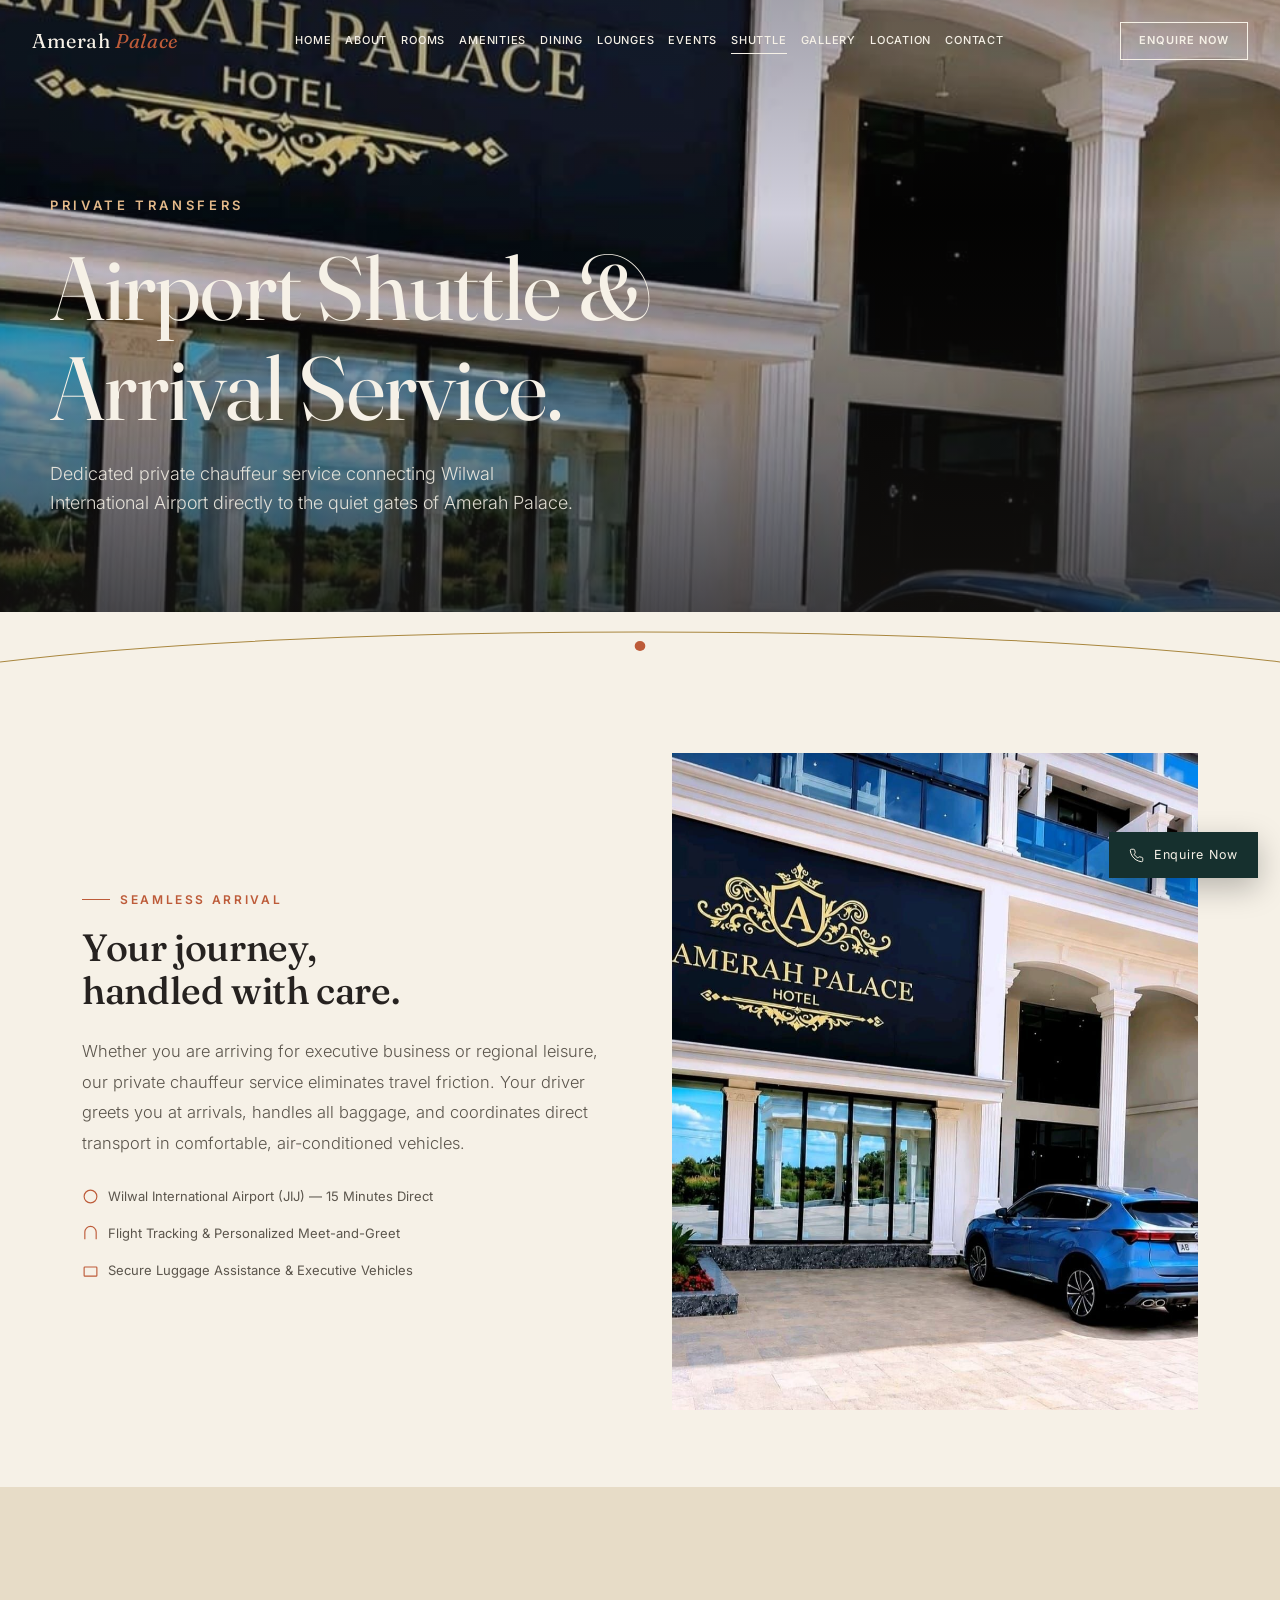
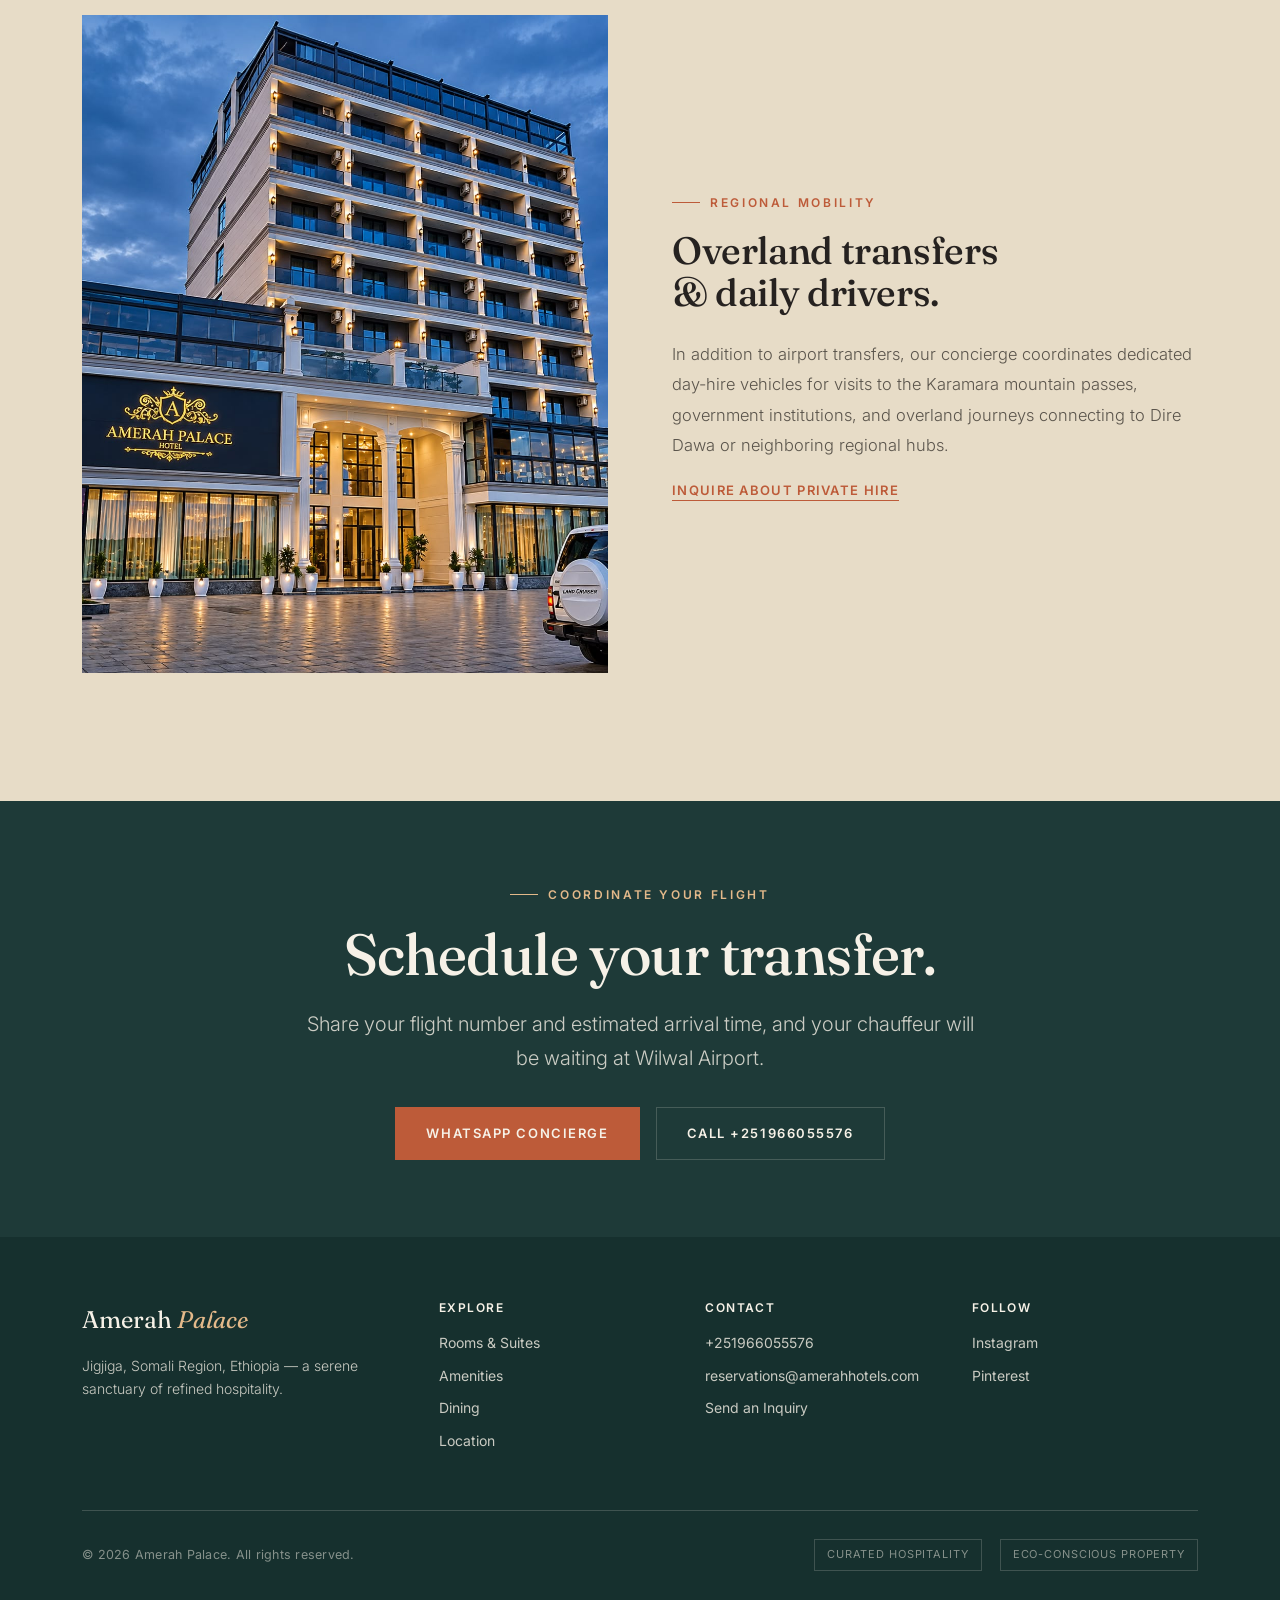
<file: shuttle.html>
<!DOCTYPE html>
<html lang="en">

<head>
  <meta charset="UTF-8">
  <meta name="viewport" content="width=device-width, initial-scale=1.0">
  <title>Airport Shuttle &amp; Private Transfers — Amerah Palace Hotel</title>
  <meta name="description"
    content="Private chauffeur and airport shuttle services between Wilwal International Airport (JIJ) and Amerah Palace Hotel in Jigjiga. Seamless, discreet, and reliable.">
  <link rel="preconnect" href="https://fonts.googleapis.com">
  <link rel="stylesheet" href="css/style.css">
  <!-- Favicon -->
  <link rel="icon" type="image/jpeg" href="images/amerah_hotel_logo.jpeg">
  <link rel="apple-touch-icon" href="images/amerah_hotel_logo.jpeg">
</head>

<body>

  <header class="site-header">
    <div class="wrap">
      <a href="/" class="logo">Amerah <em>Palace</em></a>
      <nav class="nav-links">
        <a href="/">Home</a>
        <a href="about">About</a>
        <a href="rooms">Rooms</a>
        <a href="amenities">Amenities</a>
        <a href="dining">Dining</a>
        <a href="lounges">Lounges</a>
        <a href="events">Events</a>
        <a href="shuttle" class="active">Shuttle</a>
        <a href="gallery">Gallery</a>
        <a href="location">Location</a>
        <a href="contact">Contact</a>
      </nav>
      <a href="https://www.booking.com/hotel/et/amerah-palace.html?aid=304142&label=gen173nr-10CAsoR0INYW1lcmFoLXBhbGFjZUgzWARoR4gBAZgBM7gBGcgBDNgBA-gBAfgBAYgCAagCAbgC6py-1gbAAgHSAiRkNmNjMjNjMS0wMDY2LTQ1MzQtODYxYi0yOTBkNTdhMjE2ZTnYAgHgAgE&sid=c2cd31d2180ebae00088815648988069&all_sr_blocks=1745633201_445961990_2_1_0&checkin=2026-10-15&checkout=2026-10-17&dist=0&group_adults=2&group_children=0&hapos=1&highlighted_blocks=1745633201_445961990_2_1_0&hpos=1&matching_block_id=1745633201_445961990_2_1_0&no_rooms=2&req_adults=2&req_children=0&room1=A&room2=A&sb_price_type=total&sr_order=distance_from_search&sr_pri_blocks=1745633201_445961990_2_1_0__12000&srepoch=1791987409&srpvid=325007855c52cac39795e6046ac92095&type=total&ucfs=1&"
        class="nav-cta">Enquire Now</a>
      <button class="nav-toggle" aria-label="Open menu">
        <svg viewBox="0 0 24 24" fill="none" stroke="currentColor" stroke-width="1.4">
          <line x1="3" y1="7" x2="21" y2="7" />
          <line x1="3" y1="12" x2="21" y2="12" />
          <line x1="3" y1="17" x2="21" y2="17" />
        </svg>
      </button>
    </div>
  </header>

  <!-- ============ MOBILE NAV DRAWER ============ -->
  <div class="mobile-nav">
    <button class="mobile-nav-close" aria-label="Close menu">
      <svg viewBox="0 0 24 24" fill="none" stroke="currentColor" stroke-width="1.4">
        <line x1="5" y1="5" x2="19" y2="19" />
        <line x1="19" y1="5" x2="5" y2="19" />
      </svg>
    </button>
    <a href="/">Home</a>
    <a href="about">About</a>
    <a href="rooms">Rooms</a>
    <a href="amenities">Amenities</a>
    <a href="dining">Dining</a>
    <a href="lounges">Lounges</a>
    <a href="events">Events</a>
    <a href="shuttle">Shuttle</a>
    <a href="gallery">Gallery</a>
    <a href="location">Location</a>
    <a href="contact">Contact</a>
    <a href="https://www.booking.com/hotel/et/amerah-palace.html" target="_blank" rel="noopener noreferrer"
      style="color:var(--terracotta);">Reservation (Booking.com)</a>
    <div class="mobile-nav-contact">+251966055576 &nbsp;·&nbsp; reservations@amerahhotels.com</div>
  </div>

  <section class="page-hero">
    <div class="hero-bg" style="background-image:url('images/hotel-entrance-front.jpg');"></div>
    <div class="hero-scrim"></div>
    <div class="hero-content">
      <div class="wrap">
        <div class="hero-kicker">Private Transfers</div>
        <h1 class="display-1">Airport Shuttle &amp;<br>Arrival Service.</h1>
        <p class="hero-sub">Dedicated private chauffeur service connecting Wilwal International Airport directly to the
          quiet gates of Amerah Palace.</p>
      </div>
    </div>
  </section>

  <div class="sunline-wrap">
    <svg class="sunline" viewBox="0 0 1200 64" preserveAspectRatio="none">
      <path d="M0,50 C300,10 900,10 1200,50" fill="none" stroke-width="1" />
      <circle cx="600" cy="34" r="5" />
    </svg>
  </div>

  <!-- ============ SHUTTLE DETAILS ============ -->
  <section class="section-sm">
    <div class="wrap">
      <div class="grid-2">
        <div class="reveal">
          <div class="eyebrow">Seamless Arrival</div>
          <h2 class="display-3">Your journey,<br>handled with care.</h2>
          <p class="body-text mt-24">Whether you are arriving for executive business or regional leisure, our private
            chauffeur service eliminates travel friction. Your driver greets you at arrivals, handles all baggage, and
            coordinates direct transport in comfortable, air-conditioned vehicles.</p>
          <div class="icon-row" style="flex-direction:column; align-items:flex-start; gap:16px; margin-top:28px;">
            <div class="item"><svg viewBox="0 0 24 24" fill="none" stroke-width="1.6">
                <circle cx="12" cy="12" r="9" />
              </svg>Wilwal International Airport (JIJ) — 15 Minutes Direct</div>
            <div class="item"><svg viewBox="0 0 24 24" fill="none" stroke-width="1.6">
                <path d="M4 20V10a8 8 0 0 1 16 0v10" />
              </svg>Flight Tracking &amp; Personalized Meet-and-Greet</div>
            <div class="item"><svg viewBox="0 0 24 24" fill="none" stroke-width="1.6">
                <rect x="3" y="7" width="18" height="13" rx="1" />
              </svg>Secure Luggage Assistance &amp; Executive Vehicles</div>
          </div>
        </div>
        <div class="img-card reveal" style="aspect-ratio:4/5;">
          <img src="images/hotel-entrance-front.jpg" alt="Amerah Palace private entrance and chauffeur vehicle">
        </div>
      </div>
    </div>
  </section>

  <!-- ============ OVERLAND TRANSPORT ============ -->
  <section class="section sand">
    <div class="wrap">
      <div class="grid-2">
        <div class="img-card reveal" style="aspect-ratio:4/5;">
          <img src="images/entrance.jpeg" alt="Amerah Palace Hotel exterior arrival">
        </div>
        <div class="reveal">
          <div class="eyebrow">Regional Mobility</div>
          <h2 class="display-3">Overland transfers<br>&amp; daily drivers.</h2>
          <p class="body-text mt-24">In addition to airport transfers, our concierge coordinates dedicated day-hire
            vehicles for visits to the Karamara mountain passes, government institutions, and overland journeys
            connecting to Dire Dawa or neighboring regional hubs.</p>
          <a href="contact" class="btn-ghost mt-24">Inquire About Private Hire</a>
        </div>
      </div>
    </div>
  </section>

  <!-- ============ CTA BAND ============ -->
  <section class="cta-band">
    <div class="wrap">
      <div class="eyebrow on-dark" style="justify-content:center;">Coordinate Your Flight</div>
      <h2 class="display-2">Schedule your transfer.</h2>
      <p class="lede center" style="color:rgba(246,241,231,0.8); margin:0 auto;">Share your flight number and estimated
        arrival time, and your chauffeur will be waiting at Wilwal Airport.</p>
      <div class="cta-buttons">
        <a href="https://wa.me/251948831748" class="btn btn-primary">WhatsApp Concierge</a>
        <a href="tel:+251948831748" class="btn-outline on-dark btn">Call +251966055576 </a>
      </div>
    </div>
  </section>

  <footer class="site-footer">
    <div class="wrap">
      <div class="footer-top">
        <div>
          <div class="footer-logo">Amerah <em>Palace</em></div>
          <p style="font-size:14px; max-width:32ch; font-weight:300;">Jigjiga, Somali Region, Ethiopia — a
            serene sanctuary of refined hospitality.</p>
        </div>
        <div>
          <h4>Explore</h4>
          <ul>
            <li><a href="rooms">Rooms &amp; Suites</a></li>
            <li><a href="amenities">Amenities</a></li>
            <li><a href="dining">Dining</a></li>
            <li><a href="location">Location</a></li>
          </ul>
        </div>
        <div>
          <h4>Contact</h4>
          <ul>
            <li><a href="tel:++251966055576 ">+251966055576 </a></li>
            <li><a href="mailto:reservations@amerahhotels.com">reservations@amerahhotels.com</a></li>
            <li><a href="contact">Send an Inquiry</a></li>
          </ul>
        </div>
        <div>
          <h4>Follow</h4>
          <ul>
            <li><a href="#">Instagram</a></li>
            <li><a href="#">Pinterest</a></li>
          </ul>
        </div>
      </div>
      <div class="footer-bottom">
        <span>© 2026 Amerah Palace. All rights reserved.</span>
        <div class="footer-badges">
          <span>Curated Hospitality</span>
          <span>Eco-Conscious Property</span>
        </div>
      </div>
    </div>
  </footer>
  <!-- ============ STICKY CONTACT ============ -->
  <a href="https://www.booking.com/hotel/et/amerah-palace.html" class="sticky-contact">
    <svg viewBox="0 0 24 24" fill="none" stroke="currentColor" stroke-width="1.6">
      <path
        d="M22 16.92v3a2 2 0 0 1-2.18 2 19.79 19.79 0 0 1-8.63-3.07 19.5 19.5 0 0 1-6-6 19.79 19.79 0 0 1-3.07-8.67A2 2 0 0 1 4.11 2h3a2 2 0 0 1 2 1.72c.127.96.361 1.903.7 2.81a2 2 0 0 1-.45 2.11L8.09 9.91a16 16 0 0 0 6 6l1.27-1.27a2 2 0 0 1 2.11-.45c.907.339 1.85.573 2.81.7A2 2 0 0 1 22 16.92z" />
    </svg>
    <span class="full">Enquire Now</span>
  </a>

  <script src="js/main.js"></script>
</body>

</html>
</file>
<file: css/style.css>
/* =========================================================
   AMERAH PALACE — Design System
   A luxury sanctuary in Jigjiga, Ethiopia: warm stone,
   courtyard shade, and refined highland hospitality.
   ========================================================= */
@import url('https://fonts.googleapis.com/css2?family=Fraunces:ital,opsz,wght@0,9..144,300;0,9..144,400;0,9..144,500;0,9..144,600;1,9..144,400;1,9..144,500&family=Inter:wght@300;400;500;600&display=swap');

:root {
  /* ---- color tokens ---- */
  --ivory: #F6F1E7;
  --ivory-dim: #EFE8D9;
  --sand: #E7DCC7;
  --ink: #262220;
  --ink-soft: #5B554C;
  --terracotta: #BD5B39;
  --terracotta-dim: #A24E30;
  --teal: #1E3A38;
  --teal-deep: #16302E;
  --brass: #A9873F;
  --line: rgba(38, 34, 32, 0.12);
  --line-on-dark: rgba(246, 241, 231, 0.18);

  /* ---- type tokens ---- */
  --f-display: 'Fraunces', serif;
  --f-body: 'Inter', sans-serif;

  /* ---- layout tokens ---- */
  --max: 1180px;
  --gap-section: clamp(72px, 10vw, 160px);
  --gap-section-sm: clamp(48px, 6vw, 88px);
  --radius: 2px;
}

*,
*::before,
*::after {
  box-sizing: border-box;
}

html {
  scroll-behavior: smooth;
}

body {
  margin: 0;
  font-family: var(--f-body);
  background: var(--ivory);
  color: var(--ink);
  font-weight: 400;
  line-height: 1.6;
  -webkit-font-smoothing: antialiased;
}

img {
  max-width: 100%;
  display: block;
}

a {
  color: inherit;
  text-decoration: none;
}

ul {
  list-style: none;
  margin: 0;
  padding: 0;
}

button {
  font-family: inherit;
}

@media (prefers-reduced-motion: reduce) {
  html {
    scroll-behavior: auto;
  }

  * {
    animation-duration: 0.001ms !important;
    animation-iteration-count: 1 !important;
    transition-duration: 0.001ms !important;
  }
}

/* ---------- typography ---------- */
h1,
h2,
h3,
h4 {
  font-family: var(--f-display);
  font-weight: 500;
  line-height: 1.12;
  margin: 0;
  letter-spacing: -0.01em;
  color: var(--ink);
}

.eyebrow {
  display: inline-flex;
  align-items: center;
  gap: 10px;
  font-family: var(--f-body);
  font-size: 12px;
  letter-spacing: 0.22em;
  text-transform: uppercase;
  color: var(--terracotta);
  font-weight: 600;
  margin-bottom: 18px;
}

.eyebrow::before {
  content: '';
  width: 28px;
  height: 1px;
  background: var(--terracotta);
}

.eyebrow.on-dark {
  color: #E3B98A;
}

.eyebrow.on-dark::before {
  background: #E3B98A;
}

.display-1 {
  font-size: clamp(44px, 7vw, 92px);
  font-weight: 400;
}

.display-2 {
  font-size: clamp(34px, 4.6vw, 58px);
}

.display-3 {
  font-size: clamp(26px, 3vw, 38px);
}

.display-4 {
  font-size: clamp(20px, 2.2vw, 26px);
  font-weight: 400;
}

.italic {
  font-style: italic;
  font-weight: 400;
}

.lede {
  font-size: clamp(17px, 1.6vw, 20px);
  color: var(--ink-soft);
  font-weight: 300;
  max-width: 56ch;
  line-height: 1.7;
}

.body-text {
  font-size: 16.5px;
  color: var(--ink-soft);
  font-weight: 300;
  max-width: 62ch;
  line-height: 1.85;
}

.on-dark,
.on-dark .lede,
.on-dark .body-text {
  color: var(--ivory-dim);
}

.on-dark h1,
.on-dark h2,
.on-dark h3,
.on-dark h4 {
  color: var(--ivory);
}

/* ---------- layout helpers ---------- */
.wrap {
  max-width: var(--max);
  margin: 0 auto;
  padding: 0 32px;
}

@media (max-width:640px) {
  .wrap {
    padding: 0 22px;
  }
}

.section {
  padding: var(--gap-section) 0;
}

.section-sm {
  padding: var(--gap-section-sm) 0;
}

.section.dark {
  background: var(--teal);
}

.section.sand {
  background: var(--sand);
}

.grid-2 {
  display: grid;
  grid-template-columns: 1fr 1fr;
  gap: 64px;
  align-items: center;
}

.grid-3 {
  display: grid;
  grid-template-columns: repeat(3, 1fr);
  gap: 36px;
}

.grid-4 {
  display: grid;
  grid-template-columns: repeat(4, 1fr);
  gap: 28px;
}

@media (max-width:900px) {
  .grid-2 {
    grid-template-columns: 1fr;
    gap: 36px;
  }

  .grid-3 {
    grid-template-columns: 1fr;
  }

  .grid-4 {
    grid-template-columns: 1fr 1fr;
  }
}

@media (max-width:520px) {
  .grid-4 {
    grid-template-columns: 1fr;
  }
}

.center {
  text-align: center;
  margin-left: auto;
  margin-right: auto;
}

/* ---------- buttons ---------- */
.btn {
  display: inline-flex;
  align-items: center;
  gap: 10px;
  padding: 15px 30px;
  font-size: 13px;
  letter-spacing: 0.12em;
  text-transform: uppercase;
  font-weight: 600;
  border: 1px solid transparent;
  cursor: pointer;
  transition: all .35s ease;
  white-space: nowrap;
}

.btn-primary {
  background: var(--terracotta);
  color: var(--ivory);
  border-color: var(--terracotta);
}

.btn-primary:hover {
  background: var(--terracotta-dim);
  border-color: var(--terracotta-dim);
  transform: translateY(-1px);
}

.btn-outline {
  background: transparent;
  color: var(--ink);
  border-color: var(--ink);
}

.btn-outline:hover {
  background: var(--ink);
  color: var(--ivory);
}

.btn-outline.on-dark {
  color: var(--ivory);
  border-color: var(--line-on-dark);
}

.btn-outline.on-dark:hover {
  background: var(--ivory);
  color: var(--teal-deep);
  border-color: var(--ivory);
}

.btn-ghost {
  padding: 0;
  border: none;
  background: none;
  color: var(--terracotta);
  font-size: 13px;
  letter-spacing: 0.1em;
  text-transform: uppercase;
  font-weight: 600;
  border-bottom: 1px solid var(--terracotta);
  padding-bottom: 2px;
}

.btn-ghost:hover {
  opacity: 0.7;
}

/* ---------- signature sunline divider ---------- */
.sunline {
  width: 100%;
  height: 64px;
  display: block;
}

.sunline path {
  stroke: var(--brass);
}

.sunline circle {
  fill: var(--terracotta);
}

.section.dark+.sunline-wrap .sunline path,
.sunline-wrap.on-dark .sunline path {
  stroke: #E3B98A;
}

/* ---------- nav ---------- */
.site-header {
  position: fixed;
  top: 0;
  left: 0;
  right: 0;
  z-index: 100;
  padding: 22px 0;
  transition: all .4s ease;
}

.site-header .wrap {
  display: flex;
  align-items: center;
  justify-content: space-between;
  max-width: 1420px;
  /* Expanded from 1180px to fit all links comfortably */
  padding: 0 32px;
}

.site-header.solid {
  background: rgba(246, 241, 231, 0.94);
  backdrop-filter: blur(8px);
  padding: 14px 0;
  border-bottom: 1px solid var(--line);
}

.logo {
  font-family: var(--f-display);
  font-size: 20px;
  letter-spacing: 0.03em;
  color: var(--ivory);
  transition: color .4s ease;
  white-space: nowrap;
  flex-shrink: 0;
}

.site-header.solid .logo {
  color: var(--ink);
}

.logo em {
  font-style: italic;
  color: var(--terracotta);
}

.nav-links {
  display: flex;
  gap: clamp(10px, 1.1vw, 18px);
  align-items: center;
}

.nav-links a {
  font-size: 11px;
  letter-spacing: 0.07em;
  text-transform: uppercase;
  color: var(--ivory);
  font-weight: 500;
  transition: color .4s ease, opacity .2s ease;
  padding: 4px 0;
  border-bottom: 1px solid transparent;
  white-space: nowrap;
}

/* Switch to hamburger menu on screens smaller than 1180px */
@media (max-width:1180px) {

  .nav-links,
  .nav-cta {
    display: none;
  }

  .nav-toggle {
    display: block;
  }
}

.site-header.solid .nav-links a {
  color: var(--ink);
}

.nav-links a:hover {
  opacity: 0.65;
}

.nav-links a.active {
  border-bottom-color: currentColor;
}

.nav-cta {
  font-size: 11px;
  letter-spacing: 0.09em;
  text-transform: uppercase;
  font-weight: 600;
  padding: 9px 18px;
  border: 1px solid var(--ivory);
  color: var(--ivory);
  transition: all .35s ease;
  white-space: nowrap;
  flex-shrink: 0;
}

.site-header.solid .nav-cta {
  border-color: var(--ink);
  color: var(--ink);
}

.nav-cta:hover {
  background: var(--ivory);
  color: var(--teal-deep);
}

.site-header.solid .nav-cta:hover {
  background: var(--ink);
  color: var(--ivory);
}

.nav-toggle {
  display: none;
  background: none;
  border: none;
  cursor: pointer;
  padding: 6px;
  color: var(--ivory);
}

.site-header.solid .nav-toggle {
  color: var(--ink);
}

.nav-toggle svg {
  width: 24px;
  height: 24px;
}

@media (max-width:900px) {

  .nav-links,
  .nav-cta {
    display: none;
  }

  .nav-toggle {
    display: block;
  }
}

@media (max-width:1220px) {

  .nav-links,
  .nav-cta {
    display: none !important;
  }

  .nav-toggle {
    display: block !important;
  }
}

.mobile-nav {
  position: fixed;
  inset: 0;
  background: var(--teal-deep);
  z-index: 200;
  display: flex;
  flex-direction: column;
  justify-content: flex-start;
  /* Starts from top so all 10 links fit */
  align-items: flex-start;
  padding: 80px 36px 40px;
  overflow-y: auto;
  /* Allows mobile visitors to scroll through all links */
  visibility: hidden;
  /* Completely hides closed menu from desktop */
  transform: translateY(-100%);
  transition: transform .5s cubic-bezier(.6, 0, .2, 1), visibility .5s;
}

.mobile-nav.open {
  visibility: visible;
  transform: translateY(0);
}

/* PERMANENT FIX: Completely remove mobile nav from desktop screens */
@media (min-width: 1181px) {
  .mobile-nav {
    display: none !important;
    visibility: hidden !important;
  }
}

.mobile-nav a {
  font-family: var(--f-display);
  font-size: 34px;
  color: var(--ivory);
  padding: 14px 0;
  border-bottom: 1px solid var(--line-on-dark);
  width: 100%;
}

.mobile-nav-close {
  position: absolute;
  top: 26px;
  right: 32px;
  background: none;
  border: none;
  color: var(--ivory);
  cursor: pointer;
}

.mobile-nav-close svg {
  width: 26px;
  height: 26px;
}

.mobile-nav-contact {
  margin-top: 28px;
  color: #E3B98A;
  font-size: 14px;
  letter-spacing: 0.05em;
}

/* ---------- hero ---------- */
.hero {
  position: relative;
  min-height: 100vh;
  display: flex;
  align-items: flex-end;
  color: var(--ivory);
  overflow: hidden;
}

.hero-bg {
  position: absolute;
  inset: 0;
  background-size: cover;
  background-position: center;
  transform: scale(1.06);
}

.hero-scrim {
  position: absolute;
  inset: 0;
  background: linear-gradient(180deg, rgba(22, 20, 18, 0.35) 0%, rgba(22, 20, 18, 0.15) 35%, rgba(22, 20, 18, 0.75) 100%);
}

.hero-content {
  position: relative;
  width: 100%;
  padding: 0 32px 96px;
}

.hero-content .wrap {
  padding: 0;
}

.hero-kicker {
  font-size: 13px;
  letter-spacing: 0.28em;
  text-transform: uppercase;
  color: #E3B98A;
  margin-bottom: 22px;
  font-weight: 600;
}

.hero h1 {
  color: var(--ivory);
  max-width: 16ch;
}

.hero-sub {
  margin-top: 22px;
  max-width: 48ch;
  font-weight: 300;
  font-size: 18px;
  color: rgba(246, 241, 231, 0.88);
}

.hero-scroll {
  position: absolute;
  bottom: 32px;
  left: 32px;
  display: flex;
  align-items: center;
  gap: 10px;
  font-size: 11px;
  letter-spacing: 0.15em;
  text-transform: uppercase;
  color: rgba(246, 241, 231, 0.75);
}

.hero-scroll .line {
  width: 1px;
  height: 34px;
  background: rgba(246, 241, 231, 0.5);
  position: relative;
  overflow: hidden;
}

.hero-scroll .line::after {
  content: '';
  position: absolute;
  top: -100%;
  left: 0;
  width: 100%;
  height: 100%;
  background: #E3B98A;
  animation: scrollLine 2.2s ease-in-out infinite;
}

@keyframes scrollLine {
  0% {
    top: -100%;
  }

  60% {
    top: 100%;
  }

  100% {
    top: 100%;
  }
}

/* page hero (interior pages, shorter) */
.page-hero {
  position: relative;
  min-height: clamp(520px, 68vh, 760px);
  display: flex;
  flex-direction: column;
  justify-content: flex-end;
  color: var(--ivory);
  overflow: hidden;
  padding-top: 140px;
  /* Reserves a safe buffer for the fixed header */
  box-sizing: border-box;
}

.page-hero .hero-content {
  padding-bottom: clamp(48px, 6vw, 76px);
  margin-top: auto;
  /* Keeps content anchored to bottom while respecting top padding */
}

.page-hero h1 {
  color: var(--ivory);
  max-width: 20ch;
}

/* ---------- cards ---------- */
.card {
  background: var(--ivory);
  border: 1px solid var(--line);
}

.img-card {
  position: relative;
  overflow: hidden;
}

.img-card img {
  width: 100%;
  height: 100%;
  object-fit: cover;
  transition: transform .8s ease;
}

.img-card:hover img {
  transform: scale(1.05);
}

.stat {
  padding: 28px 0;
  border-top: 1px solid var(--line);
}

.stat .num {
  font-family: var(--f-display);
  font-size: 38px;
  color: var(--terracotta);
}

.stat .label {
  font-size: 12px;
  letter-spacing: 0.1em;
  text-transform: uppercase;
  color: var(--ink-soft);
  margin-top: 8px;
}

/* room / feature card */
.feature-card {
  display: flex;
  flex-direction: column;
}

.feature-card .img-card {
  aspect-ratio: 4/5;
  margin-bottom: 22px;
}

.feature-card h3 {
  font-size: 23px;
  margin-bottom: 8px;
}

.feature-card p {
  font-size: 15px;
  color: var(--ink-soft);
  font-weight: 300;
  margin-bottom: 14px;
}

/* pull quote */
.pull-quote {
  font-family: var(--f-display);
  font-style: italic;
  font-size: clamp(22px, 2.6vw, 32px);
  line-height: 1.5;
  max-width: 22ch;
  color: var(--ink);
}

.pull-quote-attr {
  margin-top: 20px;
  font-family: var(--f-body);
  font-style: normal;
  font-size: 12px;
  letter-spacing: 0.1em;
  text-transform: uppercase;
  color: var(--ink-soft);
}

/* icon row */
.icon-row {
  display: flex;
  flex-wrap: wrap;
  gap: 26px;
  margin-top: 20px;
}

.icon-row .item {
  display: flex;
  align-items: center;
  gap: 9px;
  font-size: 13px;
  color: var(--ink-soft);
}

.icon-row svg {
  width: 17px;
  height: 17px;
  stroke: var(--terracotta);
  flex-shrink: 0;
}

/* logo / press strip */
.press-strip {
  display: flex;
  flex-wrap: wrap;
  justify-content: space-between;
  align-items: center;
  gap: 32px;
  padding: 36px 0;
  opacity: 0.75;
}

.press-strip span {
  font-family: var(--f-display);
  font-style: italic;
  font-size: 19px;
  color: var(--ink-soft);
}

/* conversion band */
.cta-band {
  background: var(--teal);
  color: var(--ivory);
  padding: var(--gap-section-sm) 0;
  text-align: center;
  position: relative;
  overflow: hidden;
}

.cta-band h2 {
  color: var(--ivory);
  max-width: 20ch;
  margin: 0 auto 20px;
}

.cta-band .contact-line {
  margin-top: 30px;
  display: flex;
  gap: 34px;
  justify-content: center;
  flex-wrap: wrap;
  font-size: 15px;
}

.cta-band .contact-line a {
  border-bottom: 1px solid var(--line-on-dark);
  padding-bottom: 2px;
}

.cta-band .contact-line a:hover {
  border-color: var(--ivory);
}

.cta-buttons {
  display: flex;
  gap: 16px;
  justify-content: center;
  flex-wrap: wrap;
  margin-top: 32px;
}

/* accordion (FAQ) */
.accordion-item {
  border-bottom: 1px solid var(--line);
}

.accordion-q {
  width: 100%;
  display: flex;
  justify-content: space-between;
  align-items: center;
  padding: 22px 0;
  background: none;
  border: none;
  cursor: pointer;
  text-align: left;
  font-family: var(--f-display);
  font-size: 18px;
  color: var(--ink);
}

.accordion-q svg {
  width: 16px;
  height: 16px;
  flex-shrink: 0;
  margin-left: 20px;
  transition: transform .3s ease;
  stroke: var(--terracotta);
}

.accordion-item.open .accordion-q svg {
  transform: rotate(45deg);
}

.accordion-a {
  max-height: 0;
  overflow: hidden;
  transition: max-height .4s ease;
}

.accordion-a p {
  padding-bottom: 22px;
  color: var(--ink-soft);
  font-weight: 300;
  font-size: 15px;
  max-width: 60ch;
}

/* form */
.form-field {
  margin-bottom: 22px;
}

.form-field label {
  display: block;
  font-size: 12px;
  letter-spacing: 0.1em;
  text-transform: uppercase;
  color: var(--ink-soft);
  margin-bottom: 8px;
  font-weight: 500;
}

.form-field input,
.form-field select,
.form-field textarea {
  width: 100%;
  border: none;
  border-bottom: 1px solid var(--line);
  background: transparent;
  padding: 11px 2px;
  font-family: var(--f-body);
  font-size: 15.5px;
  color: var(--ink);
  transition: border-color .3s ease;
}

.form-field input:focus,
.form-field select:focus,
.form-field textarea:focus {
  outline: none;
  border-bottom-color: var(--terracotta);
}

.form-field textarea {
  resize: vertical;
  min-height: 100px;
}

.form-row {
  display: grid;
  grid-template-columns: 1fr 1fr;
  gap: 24px;
}

@media (max-width:640px) {
  .form-row {
    grid-template-columns: 1fr;
  }
}

.form-note {
  font-size: 13.5px;
  color: var(--ink-soft);
  margin-top: 6px;
  font-weight: 300;
}

.form-success {
  display: none;
  padding: 22px 24px;
  border: 1px solid var(--terracotta);
  background: var(--ivory-dim);
  font-size: 15px;
  color: var(--ink);
}

.form-success.show {
  display: block;
}

/* footer */
.site-footer {
  background: var(--teal-deep);
  color: rgba(246, 241, 231, 0.8);
  padding: 64px 0 30px;
}

.footer-top {
  display: grid;
  grid-template-columns: 1.4fr 1fr 1fr 1fr;
  gap: 40px;
  padding-bottom: 48px;
  border-bottom: 1px solid var(--line-on-dark);
}

@media (max-width:800px) {
  .footer-top {
    grid-template-columns: 1fr 1fr;
  }
}

@media (max-width:520px) {
  .footer-top {
    grid-template-columns: 1fr;
  }
}

.footer-top h4 {
  color: var(--ivory);
  font-size: 12px;
  letter-spacing: 0.12em;
  text-transform: uppercase;
  font-weight: 600;
  margin-bottom: 18px;
  font-family: var(--f-body);
}

.footer-top ul li {
  margin-bottom: 10px;
  font-size: 14px;
}

.footer-top ul a:hover {
  color: var(--ivory);
}

.footer-logo {
  font-family: var(--f-display);
  font-size: 24px;
  color: var(--ivory);
  margin-bottom: 16px;
}

.footer-logo em {
  font-style: italic;
  color: #E3B98A;
}

.footer-bottom {
  display: flex;
  justify-content: space-between;
  align-items: center;
  flex-wrap: wrap;
  gap: 12px;
  padding-top: 28px;
  font-size: 12.5px;
  letter-spacing: 0.02em;
  color: rgba(246, 241, 231, 0.5);
}

.footer-badges {
  display: flex;
  gap: 18px;
  align-items: center;
}

.footer-badges span {
  font-size: 11px;
  letter-spacing: 0.08em;
  text-transform: uppercase;
  border: 1px solid var(--line-on-dark);
  padding: 6px 12px;
}

/* reveal-on-scroll */
.reveal {
  opacity: 0;
  transform: translateY(28px);
  transition: opacity .9s ease, transform .9s ease;
}

.reveal.in {
  opacity: 1;
  transform: translateY(0);
}

/* sticky mini contact bar */
.sticky-contact {
  position: fixed;
  bottom: 22px;
  right: 22px;
  z-index: 90;
  background: var(--teal-deep);
  color: var(--ivory);
  padding: 13px 20px;
  display: flex;
  align-items: center;
  gap: 10px;
  font-size: 12.5px;
  letter-spacing: 0.06em;
  box-shadow: 0 10px 30px rgba(0, 0, 0, 0.25);
  transition: transform .3s ease, opacity .3s ease;
}

.sticky-contact svg {
  width: 15px;
  height: 15px;
}

.sticky-contact:hover {
  background: var(--terracotta);
}

@media (max-width:640px) {
  .sticky-contact span.full {
    display: none;
  }
}

/* image gallery grid */
.gallery-grid {
  display: grid;
  grid-template-columns: repeat(4, 1fr);
  grid-auto-rows: 220px;
  gap: 14px;
}

.gallery-grid .g1 {
  grid-column: span 2;
  grid-row: span 2;
}

.gallery-grid .g2 {
  grid-column: span 2;
  grid-row: span 1;
}

.gallery-grid .g3 {
  grid-column: span 1;
  grid-row: span 1;
}

@media (max-width:800px) {
  .gallery-grid {
    grid-template-columns: repeat(2, 1fr);
    grid-auto-rows: 170px;
  }

  .gallery-grid .g1 {
    grid-column: span 2;
    grid-row: span 1;
  }
}

/* utility spacing */
.mt-8 {
  margin-top: 8px;
}

.mt-16 {
  margin-top: 16px;
}

.mt-24 {
  margin-top: 24px;
}

.mt-32 {
  margin-top: 32px;
}

.mt-48 {
  margin-top: 48px;
}

.mt-64 {
  margin-top: 64px;
}

.hairline {
  border: none;
  border-top: 1px solid var(--line);
  margin: 0;
}

.hairline.on-dark {
  border-top-color: var(--line-on-dark);
}

/* interactive map container */
.map-card {
  position: relative;
  width: 100%;
  aspect-ratio: 16 / 8;
  min-height: 420px;
  border: 1px solid var(--line);
  overflow: hidden;
  background: var(--ivory-dim);
}

.map-card iframe {
  width: 100%;
  height: 100%;
  display: block;
}

@media (max-width: 768px) {
  .map-card {
    aspect-ratio: 4 / 3;
    min-height: 320px;
  }
}
</file>
